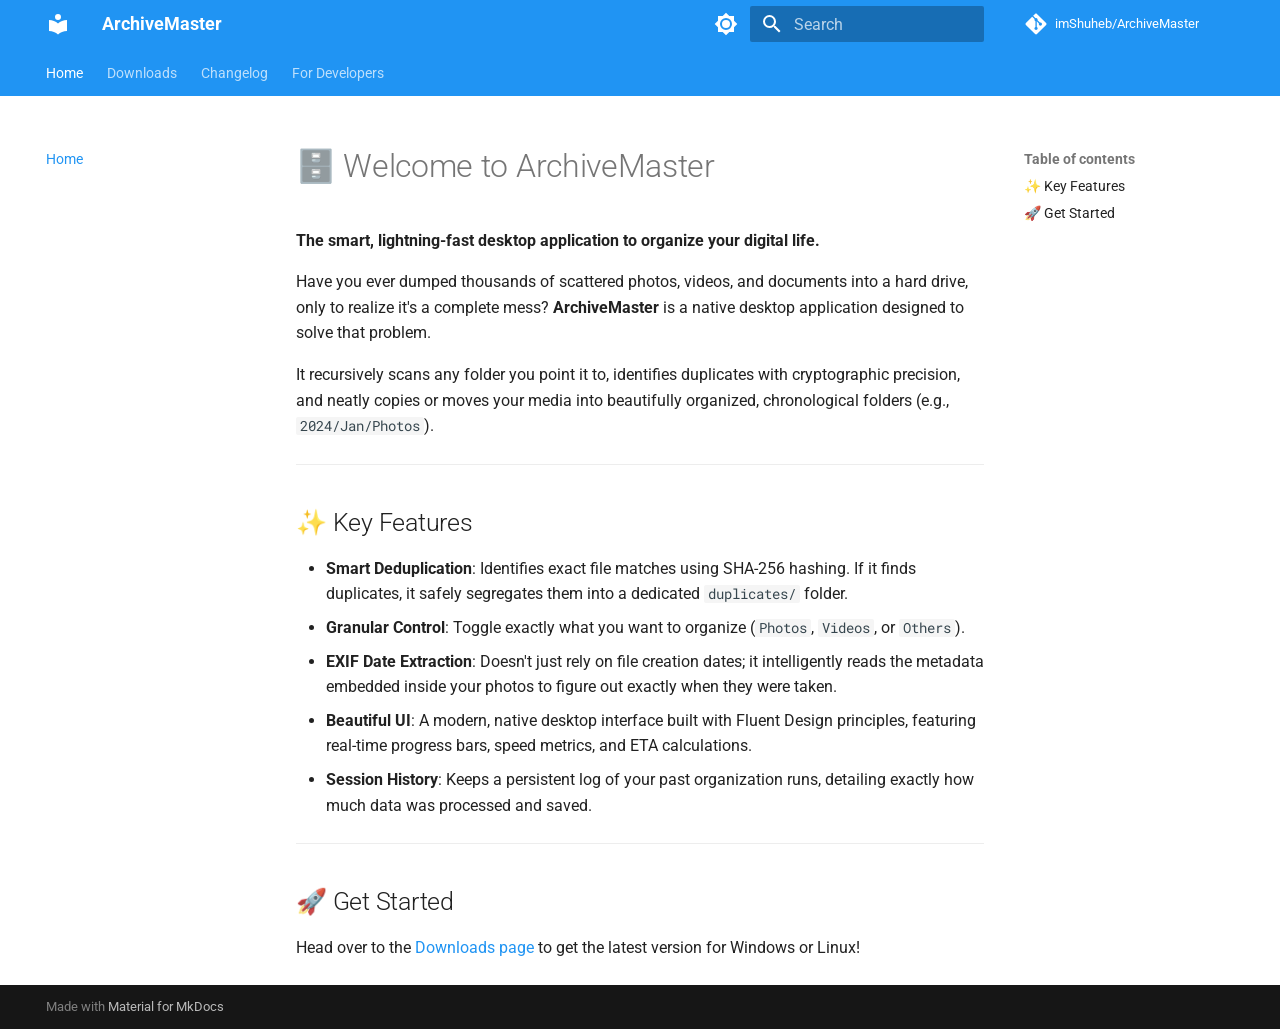
<file: index.html>
<!doctype html>
<html lang="en" class="no-js">
  <head>
    
      <meta charset="utf-8">
      <meta name="viewport" content="width=device-width,initial-scale=1">
      
        <meta name="description" content="The smart, lightning-fast desktop application to organize your digital life.">
      
      
        <meta name="author" content="imShuheb">
      
      
      
      
        <link rel="next" href="downloads/">
      
      
        
      
      
      <link rel="icon" href="assets/images/favicon.png">
      <meta name="generator" content="mkdocs-1.6.1, mkdocs-material-9.7.6">
    
    
      
        <title>ArchiveMaster</title>
      
    
    
      <link rel="stylesheet" href="assets/stylesheets/main.484c7ddc.min.css">
      
        
        <link rel="stylesheet" href="assets/stylesheets/palette.ab4e12ef.min.css">
      
      


    
    
      
    
    
      
        
        
        <link rel="preconnect" href="https://fonts.gstatic.com" crossorigin>
        <link rel="stylesheet" href="https://fonts.googleapis.com/css?family=Roboto:300,300i,400,400i,700,700i%7CRoboto+Mono:400,400i,700,700i&display=fallback">
        <style>:root{--md-text-font:"Roboto";--md-code-font:"Roboto Mono"}</style>
      
    
    
    <script>__md_scope=new URL(".",location),__md_hash=e=>[...e].reduce(((e,_)=>(e<<5)-e+_.charCodeAt(0)),0),__md_get=(e,_=localStorage,t=__md_scope)=>JSON.parse(_.getItem(t.pathname+"."+e)),__md_set=(e,_,t=localStorage,a=__md_scope)=>{try{t.setItem(a.pathname+"."+e,JSON.stringify(_))}catch(e){}}</script>
    
      

    
    
  </head>
  
  
    
    
      
    
    
    
    
    <body dir="ltr" data-md-color-scheme="default" data-md-color-primary="blue" data-md-color-accent="indigo">
  
    
    <input class="md-toggle" data-md-toggle="drawer" type="checkbox" id="__drawer" autocomplete="off">
    <input class="md-toggle" data-md-toggle="search" type="checkbox" id="__search" autocomplete="off">
    <label class="md-overlay" for="__drawer"></label>
    <div data-md-component="skip">
      
        
        <a href="#welcome-to-archivemaster" class="md-skip">
          Skip to content
        </a>
      
    </div>
    <div data-md-component="announce">
      
    </div>
    
    
      

<header class="md-header" data-md-component="header">
  <nav class="md-header__inner md-grid" aria-label="Header">
    <a href="." title="ArchiveMaster" class="md-header__button md-logo" aria-label="ArchiveMaster" data-md-component="logo">
      
  
  <svg xmlns="http://www.w3.org/2000/svg" viewBox="0 0 24 24"><path d="M12 8a3 3 0 0 0 3-3 3 3 0 0 0-3-3 3 3 0 0 0-3 3 3 3 0 0 0 3 3m0 3.54C9.64 9.35 6.5 8 3 8v11c3.5 0 6.64 1.35 9 3.54 2.36-2.19 5.5-3.54 9-3.54V8c-3.5 0-6.64 1.35-9 3.54"/></svg>

    </a>
    <label class="md-header__button md-icon" for="__drawer">
      
      <svg xmlns="http://www.w3.org/2000/svg" viewBox="0 0 24 24"><path d="M3 6h18v2H3zm0 5h18v2H3zm0 5h18v2H3z"/></svg>
    </label>
    <div class="md-header__title" data-md-component="header-title">
      <div class="md-header__ellipsis">
        <div class="md-header__topic">
          <span class="md-ellipsis">
            ArchiveMaster
          </span>
        </div>
        <div class="md-header__topic" data-md-component="header-topic">
          <span class="md-ellipsis">
            
              Home
            
          </span>
        </div>
      </div>
    </div>
    
      
        <form class="md-header__option" data-md-component="palette">
  
    
    
    
    <input class="md-option" data-md-color-media="" data-md-color-scheme="default" data-md-color-primary="blue" data-md-color-accent="indigo"  aria-label="Switch to dark mode"  type="radio" name="__palette" id="__palette_0">
    
      <label class="md-header__button md-icon" title="Switch to dark mode" for="__palette_1" hidden>
        <svg xmlns="http://www.w3.org/2000/svg" viewBox="0 0 24 24"><path d="M12 8a4 4 0 0 0-4 4 4 4 0 0 0 4 4 4 4 0 0 0 4-4 4 4 0 0 0-4-4m0 10a6 6 0 0 1-6-6 6 6 0 0 1 6-6 6 6 0 0 1 6 6 6 6 0 0 1-6 6m8-9.31V4h-4.69L12 .69 8.69 4H4v4.69L.69 12 4 15.31V20h4.69L12 23.31 15.31 20H20v-4.69L23.31 12z"/></svg>
      </label>
    
  
    
    
    
    <input class="md-option" data-md-color-media="" data-md-color-scheme="slate" data-md-color-primary="blue" data-md-color-accent="indigo"  aria-label="Switch to light mode"  type="radio" name="__palette" id="__palette_1">
    
      <label class="md-header__button md-icon" title="Switch to light mode" for="__palette_0" hidden>
        <svg xmlns="http://www.w3.org/2000/svg" viewBox="0 0 24 24"><path d="M12 18c-.89 0-1.74-.2-2.5-.55C11.56 16.5 13 14.42 13 12s-1.44-4.5-3.5-5.45C10.26 6.2 11.11 6 12 6a6 6 0 0 1 6 6 6 6 0 0 1-6 6m8-9.31V4h-4.69L12 .69 8.69 4H4v4.69L.69 12 4 15.31V20h4.69L12 23.31 15.31 20H20v-4.69L23.31 12z"/></svg>
      </label>
    
  
</form>
      
    
    
      <script>var palette=__md_get("__palette");if(palette&&palette.color){if("(prefers-color-scheme)"===palette.color.media){var media=matchMedia("(prefers-color-scheme: light)"),input=document.querySelector(media.matches?"[data-md-color-media='(prefers-color-scheme: light)']":"[data-md-color-media='(prefers-color-scheme: dark)']");palette.color.media=input.getAttribute("data-md-color-media"),palette.color.scheme=input.getAttribute("data-md-color-scheme"),palette.color.primary=input.getAttribute("data-md-color-primary"),palette.color.accent=input.getAttribute("data-md-color-accent")}for(var[key,value]of Object.entries(palette.color))document.body.setAttribute("data-md-color-"+key,value)}</script>
    
    
    
      
      
        <label class="md-header__button md-icon" for="__search">
          
          <svg xmlns="http://www.w3.org/2000/svg" viewBox="0 0 24 24"><path d="M9.5 3A6.5 6.5 0 0 1 16 9.5c0 1.61-.59 3.09-1.56 4.23l.27.27h.79l5 5-1.5 1.5-5-5v-.79l-.27-.27A6.52 6.52 0 0 1 9.5 16 6.5 6.5 0 0 1 3 9.5 6.5 6.5 0 0 1 9.5 3m0 2C7 5 5 7 5 9.5S7 14 9.5 14 14 12 14 9.5 12 5 9.5 5"/></svg>
        </label>
        <div class="md-search" data-md-component="search" role="dialog">
  <label class="md-search__overlay" for="__search"></label>
  <div class="md-search__inner" role="search">
    <form class="md-search__form" name="search">
      <input type="text" class="md-search__input" name="query" aria-label="Search" placeholder="Search" autocapitalize="off" autocorrect="off" autocomplete="off" spellcheck="false" data-md-component="search-query" required>
      <label class="md-search__icon md-icon" for="__search">
        
        <svg xmlns="http://www.w3.org/2000/svg" viewBox="0 0 24 24"><path d="M9.5 3A6.5 6.5 0 0 1 16 9.5c0 1.61-.59 3.09-1.56 4.23l.27.27h.79l5 5-1.5 1.5-5-5v-.79l-.27-.27A6.52 6.52 0 0 1 9.5 16 6.5 6.5 0 0 1 3 9.5 6.5 6.5 0 0 1 9.5 3m0 2C7 5 5 7 5 9.5S7 14 9.5 14 14 12 14 9.5 12 5 9.5 5"/></svg>
        
        <svg xmlns="http://www.w3.org/2000/svg" viewBox="0 0 24 24"><path d="M20 11v2H8l5.5 5.5-1.42 1.42L4.16 12l7.92-7.92L13.5 5.5 8 11z"/></svg>
      </label>
      <nav class="md-search__options" aria-label="Search">
        
        <button type="reset" class="md-search__icon md-icon" title="Clear" aria-label="Clear" tabindex="-1">
          
          <svg xmlns="http://www.w3.org/2000/svg" viewBox="0 0 24 24"><path d="M19 6.41 17.59 5 12 10.59 6.41 5 5 6.41 10.59 12 5 17.59 6.41 19 12 13.41 17.59 19 19 17.59 13.41 12z"/></svg>
        </button>
      </nav>
      
        <div class="md-search__suggest" data-md-component="search-suggest"></div>
      
    </form>
    <div class="md-search__output">
      <div class="md-search__scrollwrap" tabindex="0" data-md-scrollfix>
        <div class="md-search-result" data-md-component="search-result">
          <div class="md-search-result__meta">
            Initializing search
          </div>
          <ol class="md-search-result__list" role="presentation"></ol>
        </div>
      </div>
    </div>
  </div>
</div>
      
    
    
      <div class="md-header__source">
        <a href="https://github.com/imShuheb/ArchiveMaster" title="Go to repository" class="md-source" data-md-component="source">
  <div class="md-source__icon md-icon">
    
    <svg xmlns="http://www.w3.org/2000/svg" viewBox="0 0 448 512"><!--! Font Awesome Free 7.1.0 by @fontawesome - https://fontawesome.com License - https://fontawesome.com/license/free (Icons: CC BY 4.0, Fonts: SIL OFL 1.1, Code: MIT License) Copyright 2025 Fonticons, Inc.--><path d="M439.6 236.1 244 40.5c-5.4-5.5-12.8-8.5-20.4-8.5s-15 3-20.4 8.4L162.5 81l51.5 51.5c27.1-9.1 52.7 16.8 43.4 43.7l49.7 49.7c34.2-11.8 61.2 31 35.5 56.7-26.5 26.5-70.2-2.9-56-37.3L240.3 199v121.9c25.3 12.5 22.3 41.8 9.1 55-6.4 6.4-15.2 10.1-24.3 10.1s-17.8-3.6-24.3-10.1c-17.6-17.6-11.1-46.9 11.2-56v-123c-20.8-8.5-24.6-30.7-18.6-45L142.6 101 8.5 235.1C3 240.6 0 247.9 0 255.5s3 15 8.5 20.4l195.6 195.7c5.4 5.4 12.7 8.4 20.4 8.4s15-3 20.4-8.4l194.7-194.7c5.4-5.4 8.4-12.8 8.4-20.4s-3-15-8.4-20.4"/></svg>
  </div>
  <div class="md-source__repository">
    imShuheb/ArchiveMaster
  </div>
</a>
      </div>
    
  </nav>
  
</header>
    
    <div class="md-container" data-md-component="container">
      
      
        
          
            
<nav class="md-tabs" aria-label="Tabs" data-md-component="tabs">
  <div class="md-grid">
    <ul class="md-tabs__list">
      
        
  
  
  
    
  
  
    <li class="md-tabs__item md-tabs__item--active">
      <a href="." class="md-tabs__link">
        
  
  
    
  
  Home

      </a>
    </li>
  

      
        
  
  
  
  
    <li class="md-tabs__item">
      <a href="downloads/" class="md-tabs__link">
        
  
  
    
  
  Downloads

      </a>
    </li>
  

      
        
  
  
  
  
    <li class="md-tabs__item">
      <a href="changelog/" class="md-tabs__link">
        
  
  
    
  
  Changelog

      </a>
    </li>
  

      
        
  
  
  
  
    <li class="md-tabs__item">
      <a href="building/" class="md-tabs__link">
        
  
  
    
  
  For Developers

      </a>
    </li>
  

      
    </ul>
  </div>
</nav>
          
        
      
      <main class="md-main" data-md-component="main">
        <div class="md-main__inner md-grid">
          
            
              
              <div class="md-sidebar md-sidebar--primary" data-md-component="sidebar" data-md-type="navigation" >
                <div class="md-sidebar__scrollwrap">
                  <div class="md-sidebar__inner">
                    


  


<nav class="md-nav md-nav--primary md-nav--lifted" aria-label="Navigation" data-md-level="0">
  <label class="md-nav__title" for="__drawer">
    <a href="." title="ArchiveMaster" class="md-nav__button md-logo" aria-label="ArchiveMaster" data-md-component="logo">
      
  
  <svg xmlns="http://www.w3.org/2000/svg" viewBox="0 0 24 24"><path d="M12 8a3 3 0 0 0 3-3 3 3 0 0 0-3-3 3 3 0 0 0-3 3 3 3 0 0 0 3 3m0 3.54C9.64 9.35 6.5 8 3 8v11c3.5 0 6.64 1.35 9 3.54 2.36-2.19 5.5-3.54 9-3.54V8c-3.5 0-6.64 1.35-9 3.54"/></svg>

    </a>
    ArchiveMaster
  </label>
  
    <div class="md-nav__source">
      <a href="https://github.com/imShuheb/ArchiveMaster" title="Go to repository" class="md-source" data-md-component="source">
  <div class="md-source__icon md-icon">
    
    <svg xmlns="http://www.w3.org/2000/svg" viewBox="0 0 448 512"><!--! Font Awesome Free 7.1.0 by @fontawesome - https://fontawesome.com License - https://fontawesome.com/license/free (Icons: CC BY 4.0, Fonts: SIL OFL 1.1, Code: MIT License) Copyright 2025 Fonticons, Inc.--><path d="M439.6 236.1 244 40.5c-5.4-5.5-12.8-8.5-20.4-8.5s-15 3-20.4 8.4L162.5 81l51.5 51.5c27.1-9.1 52.7 16.8 43.4 43.7l49.7 49.7c34.2-11.8 61.2 31 35.5 56.7-26.5 26.5-70.2-2.9-56-37.3L240.3 199v121.9c25.3 12.5 22.3 41.8 9.1 55-6.4 6.4-15.2 10.1-24.3 10.1s-17.8-3.6-24.3-10.1c-17.6-17.6-11.1-46.9 11.2-56v-123c-20.8-8.5-24.6-30.7-18.6-45L142.6 101 8.5 235.1C3 240.6 0 247.9 0 255.5s3 15 8.5 20.4l195.6 195.7c5.4 5.4 12.7 8.4 20.4 8.4s15-3 20.4-8.4l194.7-194.7c5.4-5.4 8.4-12.8 8.4-20.4s-3-15-8.4-20.4"/></svg>
  </div>
  <div class="md-source__repository">
    imShuheb/ArchiveMaster
  </div>
</a>
    </div>
  
  <ul class="md-nav__list" data-md-scrollfix>
    
      
      
  
  
    
  
  
  
    <li class="md-nav__item md-nav__item--active">
      
      <input class="md-nav__toggle md-toggle" type="checkbox" id="__toc">
      
      
        
      
      
        <label class="md-nav__link md-nav__link--active" for="__toc">
          
  
  
  <span class="md-ellipsis">
    
  
    Home
  

    
  </span>
  
  

          <span class="md-nav__icon md-icon"></span>
        </label>
      
      <a href="." class="md-nav__link md-nav__link--active">
        
  
  
  <span class="md-ellipsis">
    
  
    Home
  

    
  </span>
  
  

      </a>
      
        

<nav class="md-nav md-nav--secondary" aria-label="Table of contents">
  
  
  
    
  
  
    <label class="md-nav__title" for="__toc">
      <span class="md-nav__icon md-icon"></span>
      Table of contents
    </label>
    <ul class="md-nav__list" data-md-component="toc" data-md-scrollfix>
      
        <li class="md-nav__item">
  <a href="#key-features" class="md-nav__link">
    <span class="md-ellipsis">
      
        ✨ Key Features
      
    </span>
  </a>
  
</li>
      
        <li class="md-nav__item">
  <a href="#get-started" class="md-nav__link">
    <span class="md-ellipsis">
      
        🚀 Get Started
      
    </span>
  </a>
  
</li>
      
    </ul>
  
</nav>
      
    </li>
  

    
      
      
  
  
  
  
    <li class="md-nav__item">
      <a href="downloads/" class="md-nav__link">
        
  
  
  <span class="md-ellipsis">
    
  
    Downloads
  

    
  </span>
  
  

      </a>
    </li>
  

    
      
      
  
  
  
  
    <li class="md-nav__item">
      <a href="changelog/" class="md-nav__link">
        
  
  
  <span class="md-ellipsis">
    
  
    Changelog
  

    
  </span>
  
  

      </a>
    </li>
  

    
      
      
  
  
  
  
    <li class="md-nav__item">
      <a href="building/" class="md-nav__link">
        
  
  
  <span class="md-ellipsis">
    
  
    For Developers
  

    
  </span>
  
  

      </a>
    </li>
  

    
  </ul>
</nav>
                  </div>
                </div>
              </div>
            
            
              
              <div class="md-sidebar md-sidebar--secondary" data-md-component="sidebar" data-md-type="toc" >
                <div class="md-sidebar__scrollwrap">
                  <div class="md-sidebar__inner">
                    

<nav class="md-nav md-nav--secondary" aria-label="Table of contents">
  
  
  
    
  
  
    <label class="md-nav__title" for="__toc">
      <span class="md-nav__icon md-icon"></span>
      Table of contents
    </label>
    <ul class="md-nav__list" data-md-component="toc" data-md-scrollfix>
      
        <li class="md-nav__item">
  <a href="#key-features" class="md-nav__link">
    <span class="md-ellipsis">
      
        ✨ Key Features
      
    </span>
  </a>
  
</li>
      
        <li class="md-nav__item">
  <a href="#get-started" class="md-nav__link">
    <span class="md-ellipsis">
      
        🚀 Get Started
      
    </span>
  </a>
  
</li>
      
    </ul>
  
</nav>
                  </div>
                </div>
              </div>
            
          
          
            <div class="md-content" data-md-component="content">
              
              <article class="md-content__inner md-typeset">
                
                  


  
  


<h1 id="welcome-to-archivemaster">🗄️ Welcome to ArchiveMaster</h1>
<p><strong>The smart, lightning-fast desktop application to organize your digital life.</strong></p>
<p>Have you ever dumped thousands of scattered photos, videos, and documents into a hard drive, only to realize it's a complete mess? <strong>ArchiveMaster</strong> is a native desktop application designed to solve that problem.</p>
<p>It recursively scans any folder you point it to, identifies duplicates with cryptographic precision, and neatly copies or moves your media into beautifully organized, chronological folders (e.g., <code>2024/Jan/Photos</code>).</p>
<hr />
<h2 id="key-features">✨ Key Features</h2>
<ul>
<li><strong>Smart Deduplication</strong>: Identifies exact file matches using SHA-256 hashing. If it finds duplicates, it safely segregates them into a dedicated <code>duplicates/</code> folder.</li>
<li><strong>Granular Control</strong>: Toggle exactly what you want to organize (<code>Photos</code>, <code>Videos</code>, or <code>Others</code>).</li>
<li><strong>EXIF Date Extraction</strong>: Doesn't just rely on file creation dates; it intelligently reads the metadata embedded inside your photos to figure out exactly when they were taken.</li>
<li><strong>Beautiful UI</strong>: A modern, native desktop interface built with Fluent Design principles, featuring real-time progress bars, speed metrics, and ETA calculations.</li>
<li><strong>Session History</strong>: Keeps a persistent log of your past organization runs, detailing exactly how much data was processed and saved.</li>
</ul>
<hr />
<h2 id="get-started">🚀 Get Started</h2>
<p>Head over to the <a href="downloads/">Downloads page</a> to get the latest version for Windows or Linux!</p>












                
              </article>
            </div>
          
          
<script>var target=document.getElementById(location.hash.slice(1));target&&target.name&&(target.checked=target.name.startsWith("__tabbed_"))</script>
        </div>
        
      </main>
      
        <footer class="md-footer">
  
  <div class="md-footer-meta md-typeset">
    <div class="md-footer-meta__inner md-grid">
      <div class="md-copyright">
  
  
    Made with
    <a href="https://squidfunk.github.io/mkdocs-material/" target="_blank" rel="noopener">
      Material for MkDocs
    </a>
  
</div>
      
    </div>
  </div>
</footer>
      
    </div>
    <div class="md-dialog" data-md-component="dialog">
      <div class="md-dialog__inner md-typeset"></div>
    </div>
    
    
    
      
      
      <script id="__config" type="application/json">{"annotate": null, "base": ".", "features": ["navigation.tabs", "navigation.sections", "search.suggest", "search.highlight"], "search": "assets/javascripts/workers/search.2c215733.min.js", "tags": null, "translations": {"clipboard.copied": "Copied to clipboard", "clipboard.copy": "Copy to clipboard", "search.result.more.one": "1 more on this page", "search.result.more.other": "# more on this page", "search.result.none": "No matching documents", "search.result.one": "1 matching document", "search.result.other": "# matching documents", "search.result.placeholder": "Type to start searching", "search.result.term.missing": "Missing", "select.version": "Select version"}, "version": null}</script>
    
    
      <script src="assets/javascripts/bundle.79ae519e.min.js"></script>
      
    
  </body>
</html>
</file>
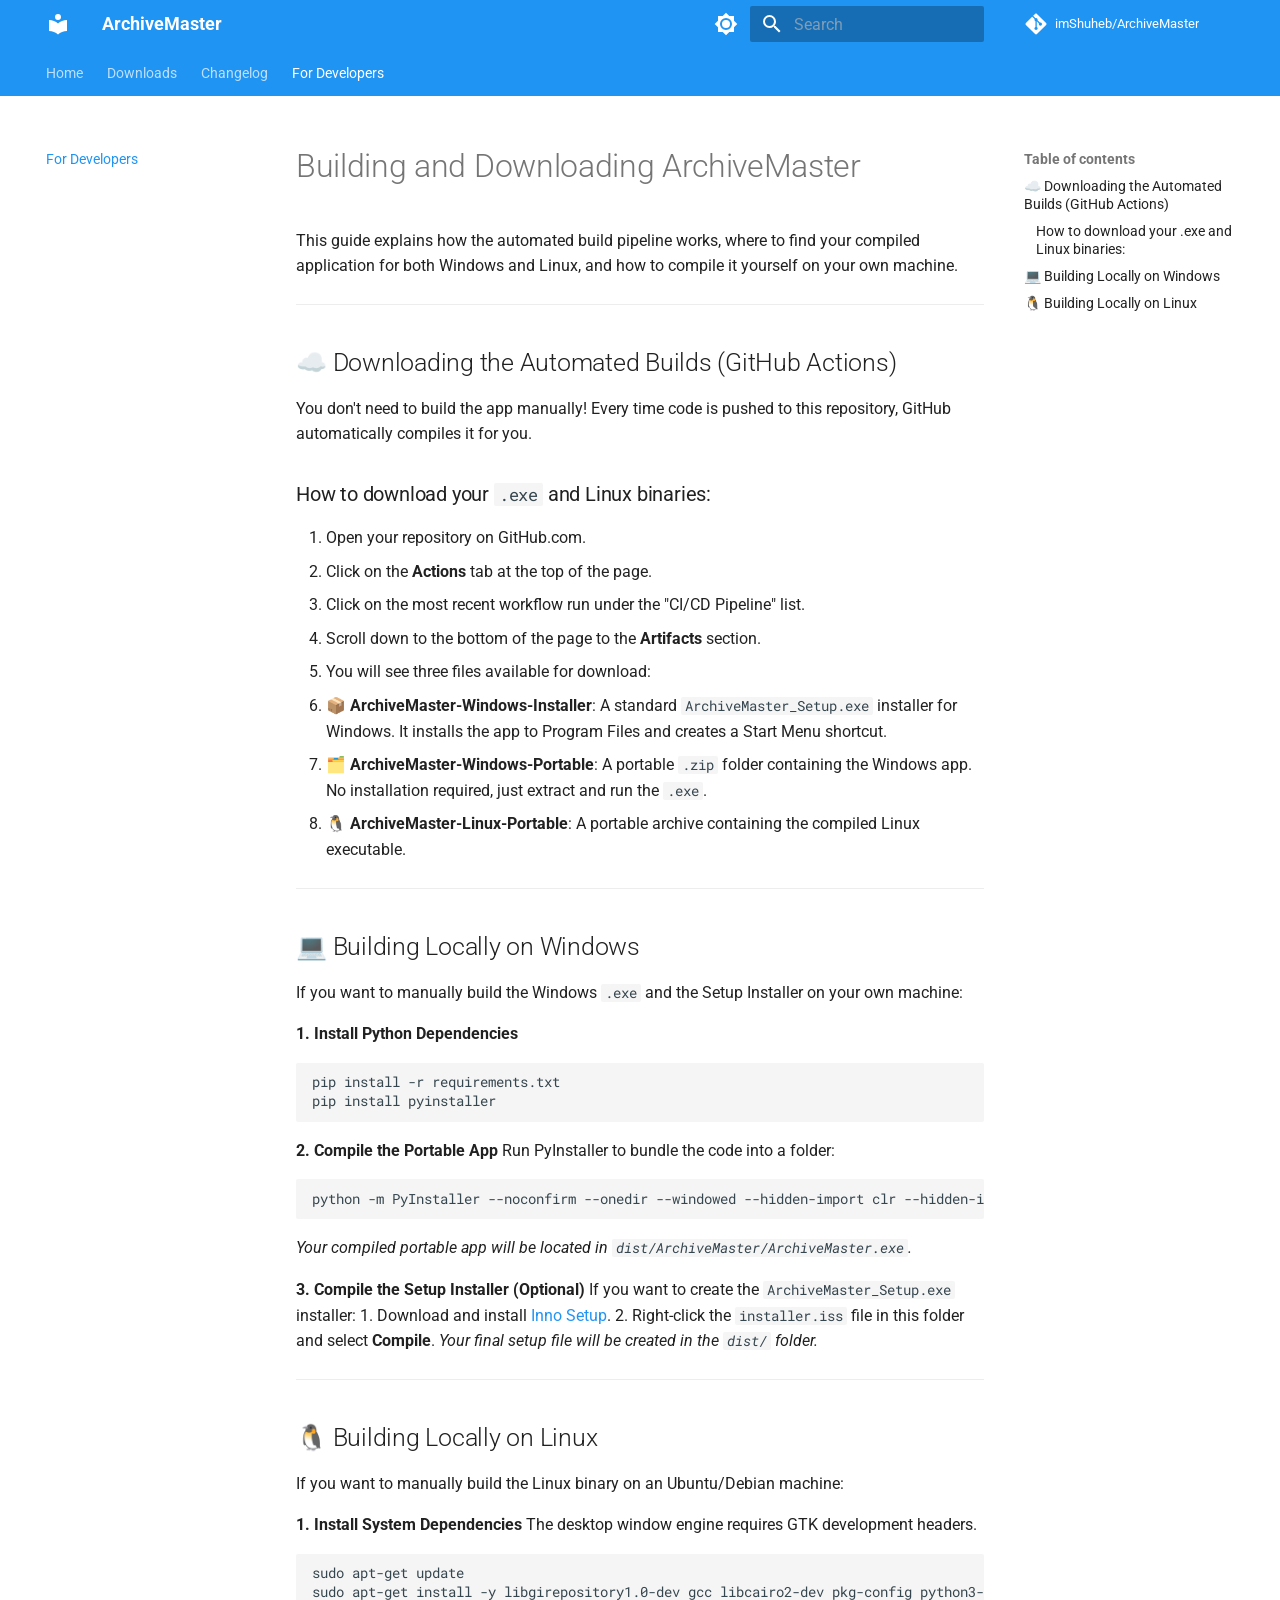
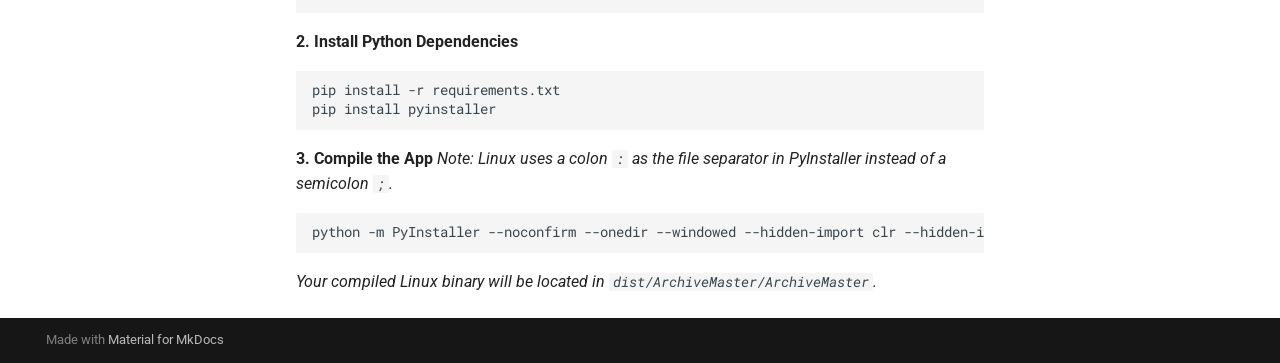
<file: building/index.html>
<!doctype html>
<html lang="en" class="no-js">
  <head>
    
      <meta charset="utf-8">
      <meta name="viewport" content="width=device-width,initial-scale=1">
      
        <meta name="description" content="The smart, lightning-fast desktop application to organize your digital life.">
      
      
        <meta name="author" content="imShuheb">
      
      
      
        <link rel="prev" href="../changelog/">
      
      
      
        
      
      
      <link rel="icon" href="../assets/images/favicon.png">
      <meta name="generator" content="mkdocs-1.6.1, mkdocs-material-9.7.6">
    
    
      
        <title>For Developers - ArchiveMaster</title>
      
    
    
      <link rel="stylesheet" href="../assets/stylesheets/main.484c7ddc.min.css">
      
        
        <link rel="stylesheet" href="../assets/stylesheets/palette.ab4e12ef.min.css">
      
      


    
    
      
    
    
      
        
        
        <link rel="preconnect" href="https://fonts.gstatic.com" crossorigin>
        <link rel="stylesheet" href="https://fonts.googleapis.com/css?family=Roboto:300,300i,400,400i,700,700i%7CRoboto+Mono:400,400i,700,700i&display=fallback">
        <style>:root{--md-text-font:"Roboto";--md-code-font:"Roboto Mono"}</style>
      
    
    
    <script>__md_scope=new URL("..",location),__md_hash=e=>[...e].reduce(((e,_)=>(e<<5)-e+_.charCodeAt(0)),0),__md_get=(e,_=localStorage,t=__md_scope)=>JSON.parse(_.getItem(t.pathname+"."+e)),__md_set=(e,_,t=localStorage,a=__md_scope)=>{try{t.setItem(a.pathname+"."+e,JSON.stringify(_))}catch(e){}}</script>
    
      

    
    
  </head>
  
  
    
    
      
    
    
    
    
    <body dir="ltr" data-md-color-scheme="default" data-md-color-primary="blue" data-md-color-accent="indigo">
  
    
    <input class="md-toggle" data-md-toggle="drawer" type="checkbox" id="__drawer" autocomplete="off">
    <input class="md-toggle" data-md-toggle="search" type="checkbox" id="__search" autocomplete="off">
    <label class="md-overlay" for="__drawer"></label>
    <div data-md-component="skip">
      
        
        <a href="#building-and-downloading-archivemaster" class="md-skip">
          Skip to content
        </a>
      
    </div>
    <div data-md-component="announce">
      
    </div>
    
    
      

<header class="md-header" data-md-component="header">
  <nav class="md-header__inner md-grid" aria-label="Header">
    <a href=".." title="ArchiveMaster" class="md-header__button md-logo" aria-label="ArchiveMaster" data-md-component="logo">
      
  
  <svg xmlns="http://www.w3.org/2000/svg" viewBox="0 0 24 24"><path d="M12 8a3 3 0 0 0 3-3 3 3 0 0 0-3-3 3 3 0 0 0-3 3 3 3 0 0 0 3 3m0 3.54C9.64 9.35 6.5 8 3 8v11c3.5 0 6.64 1.35 9 3.54 2.36-2.19 5.5-3.54 9-3.54V8c-3.5 0-6.64 1.35-9 3.54"/></svg>

    </a>
    <label class="md-header__button md-icon" for="__drawer">
      
      <svg xmlns="http://www.w3.org/2000/svg" viewBox="0 0 24 24"><path d="M3 6h18v2H3zm0 5h18v2H3zm0 5h18v2H3z"/></svg>
    </label>
    <div class="md-header__title" data-md-component="header-title">
      <div class="md-header__ellipsis">
        <div class="md-header__topic">
          <span class="md-ellipsis">
            ArchiveMaster
          </span>
        </div>
        <div class="md-header__topic" data-md-component="header-topic">
          <span class="md-ellipsis">
            
              For Developers
            
          </span>
        </div>
      </div>
    </div>
    
      
        <form class="md-header__option" data-md-component="palette">
  
    
    
    
    <input class="md-option" data-md-color-media="" data-md-color-scheme="default" data-md-color-primary="blue" data-md-color-accent="indigo"  aria-label="Switch to dark mode"  type="radio" name="__palette" id="__palette_0">
    
      <label class="md-header__button md-icon" title="Switch to dark mode" for="__palette_1" hidden>
        <svg xmlns="http://www.w3.org/2000/svg" viewBox="0 0 24 24"><path d="M12 8a4 4 0 0 0-4 4 4 4 0 0 0 4 4 4 4 0 0 0 4-4 4 4 0 0 0-4-4m0 10a6 6 0 0 1-6-6 6 6 0 0 1 6-6 6 6 0 0 1 6 6 6 6 0 0 1-6 6m8-9.31V4h-4.69L12 .69 8.69 4H4v4.69L.69 12 4 15.31V20h4.69L12 23.31 15.31 20H20v-4.69L23.31 12z"/></svg>
      </label>
    
  
    
    
    
    <input class="md-option" data-md-color-media="" data-md-color-scheme="slate" data-md-color-primary="blue" data-md-color-accent="indigo"  aria-label="Switch to light mode"  type="radio" name="__palette" id="__palette_1">
    
      <label class="md-header__button md-icon" title="Switch to light mode" for="__palette_0" hidden>
        <svg xmlns="http://www.w3.org/2000/svg" viewBox="0 0 24 24"><path d="M12 18c-.89 0-1.74-.2-2.5-.55C11.56 16.5 13 14.42 13 12s-1.44-4.5-3.5-5.45C10.26 6.2 11.11 6 12 6a6 6 0 0 1 6 6 6 6 0 0 1-6 6m8-9.31V4h-4.69L12 .69 8.69 4H4v4.69L.69 12 4 15.31V20h4.69L12 23.31 15.31 20H20v-4.69L23.31 12z"/></svg>
      </label>
    
  
</form>
      
    
    
      <script>var palette=__md_get("__palette");if(palette&&palette.color){if("(prefers-color-scheme)"===palette.color.media){var media=matchMedia("(prefers-color-scheme: light)"),input=document.querySelector(media.matches?"[data-md-color-media='(prefers-color-scheme: light)']":"[data-md-color-media='(prefers-color-scheme: dark)']");palette.color.media=input.getAttribute("data-md-color-media"),palette.color.scheme=input.getAttribute("data-md-color-scheme"),palette.color.primary=input.getAttribute("data-md-color-primary"),palette.color.accent=input.getAttribute("data-md-color-accent")}for(var[key,value]of Object.entries(palette.color))document.body.setAttribute("data-md-color-"+key,value)}</script>
    
    
    
      
      
        <label class="md-header__button md-icon" for="__search">
          
          <svg xmlns="http://www.w3.org/2000/svg" viewBox="0 0 24 24"><path d="M9.5 3A6.5 6.5 0 0 1 16 9.5c0 1.61-.59 3.09-1.56 4.23l.27.27h.79l5 5-1.5 1.5-5-5v-.79l-.27-.27A6.52 6.52 0 0 1 9.5 16 6.5 6.5 0 0 1 3 9.5 6.5 6.5 0 0 1 9.5 3m0 2C7 5 5 7 5 9.5S7 14 9.5 14 14 12 14 9.5 12 5 9.5 5"/></svg>
        </label>
        <div class="md-search" data-md-component="search" role="dialog">
  <label class="md-search__overlay" for="__search"></label>
  <div class="md-search__inner" role="search">
    <form class="md-search__form" name="search">
      <input type="text" class="md-search__input" name="query" aria-label="Search" placeholder="Search" autocapitalize="off" autocorrect="off" autocomplete="off" spellcheck="false" data-md-component="search-query" required>
      <label class="md-search__icon md-icon" for="__search">
        
        <svg xmlns="http://www.w3.org/2000/svg" viewBox="0 0 24 24"><path d="M9.5 3A6.5 6.5 0 0 1 16 9.5c0 1.61-.59 3.09-1.56 4.23l.27.27h.79l5 5-1.5 1.5-5-5v-.79l-.27-.27A6.52 6.52 0 0 1 9.5 16 6.5 6.5 0 0 1 3 9.5 6.5 6.5 0 0 1 9.5 3m0 2C7 5 5 7 5 9.5S7 14 9.5 14 14 12 14 9.5 12 5 9.5 5"/></svg>
        
        <svg xmlns="http://www.w3.org/2000/svg" viewBox="0 0 24 24"><path d="M20 11v2H8l5.5 5.5-1.42 1.42L4.16 12l7.92-7.92L13.5 5.5 8 11z"/></svg>
      </label>
      <nav class="md-search__options" aria-label="Search">
        
        <button type="reset" class="md-search__icon md-icon" title="Clear" aria-label="Clear" tabindex="-1">
          
          <svg xmlns="http://www.w3.org/2000/svg" viewBox="0 0 24 24"><path d="M19 6.41 17.59 5 12 10.59 6.41 5 5 6.41 10.59 12 5 17.59 6.41 19 12 13.41 17.59 19 19 17.59 13.41 12z"/></svg>
        </button>
      </nav>
      
        <div class="md-search__suggest" data-md-component="search-suggest"></div>
      
    </form>
    <div class="md-search__output">
      <div class="md-search__scrollwrap" tabindex="0" data-md-scrollfix>
        <div class="md-search-result" data-md-component="search-result">
          <div class="md-search-result__meta">
            Initializing search
          </div>
          <ol class="md-search-result__list" role="presentation"></ol>
        </div>
      </div>
    </div>
  </div>
</div>
      
    
    
      <div class="md-header__source">
        <a href="https://github.com/imShuheb/ArchiveMaster" title="Go to repository" class="md-source" data-md-component="source">
  <div class="md-source__icon md-icon">
    
    <svg xmlns="http://www.w3.org/2000/svg" viewBox="0 0 448 512"><!--! Font Awesome Free 7.1.0 by @fontawesome - https://fontawesome.com License - https://fontawesome.com/license/free (Icons: CC BY 4.0, Fonts: SIL OFL 1.1, Code: MIT License) Copyright 2025 Fonticons, Inc.--><path d="M439.6 236.1 244 40.5c-5.4-5.5-12.8-8.5-20.4-8.5s-15 3-20.4 8.4L162.5 81l51.5 51.5c27.1-9.1 52.7 16.8 43.4 43.7l49.7 49.7c34.2-11.8 61.2 31 35.5 56.7-26.5 26.5-70.2-2.9-56-37.3L240.3 199v121.9c25.3 12.5 22.3 41.8 9.1 55-6.4 6.4-15.2 10.1-24.3 10.1s-17.8-3.6-24.3-10.1c-17.6-17.6-11.1-46.9 11.2-56v-123c-20.8-8.5-24.6-30.7-18.6-45L142.6 101 8.5 235.1C3 240.6 0 247.9 0 255.5s3 15 8.5 20.4l195.6 195.7c5.4 5.4 12.7 8.4 20.4 8.4s15-3 20.4-8.4l194.7-194.7c5.4-5.4 8.4-12.8 8.4-20.4s-3-15-8.4-20.4"/></svg>
  </div>
  <div class="md-source__repository">
    imShuheb/ArchiveMaster
  </div>
</a>
      </div>
    
  </nav>
  
</header>
    
    <div class="md-container" data-md-component="container">
      
      
        
          
            
<nav class="md-tabs" aria-label="Tabs" data-md-component="tabs">
  <div class="md-grid">
    <ul class="md-tabs__list">
      
        
  
  
  
  
    <li class="md-tabs__item">
      <a href=".." class="md-tabs__link">
        
  
  
    
  
  Home

      </a>
    </li>
  

      
        
  
  
  
  
    <li class="md-tabs__item">
      <a href="../downloads/" class="md-tabs__link">
        
  
  
    
  
  Downloads

      </a>
    </li>
  

      
        
  
  
  
  
    <li class="md-tabs__item">
      <a href="../changelog/" class="md-tabs__link">
        
  
  
    
  
  Changelog

      </a>
    </li>
  

      
        
  
  
  
    
  
  
    <li class="md-tabs__item md-tabs__item--active">
      <a href="./" class="md-tabs__link">
        
  
  
    
  
  For Developers

      </a>
    </li>
  

      
    </ul>
  </div>
</nav>
          
        
      
      <main class="md-main" data-md-component="main">
        <div class="md-main__inner md-grid">
          
            
              
              <div class="md-sidebar md-sidebar--primary" data-md-component="sidebar" data-md-type="navigation" >
                <div class="md-sidebar__scrollwrap">
                  <div class="md-sidebar__inner">
                    


  


<nav class="md-nav md-nav--primary md-nav--lifted" aria-label="Navigation" data-md-level="0">
  <label class="md-nav__title" for="__drawer">
    <a href=".." title="ArchiveMaster" class="md-nav__button md-logo" aria-label="ArchiveMaster" data-md-component="logo">
      
  
  <svg xmlns="http://www.w3.org/2000/svg" viewBox="0 0 24 24"><path d="M12 8a3 3 0 0 0 3-3 3 3 0 0 0-3-3 3 3 0 0 0-3 3 3 3 0 0 0 3 3m0 3.54C9.64 9.35 6.5 8 3 8v11c3.5 0 6.64 1.35 9 3.54 2.36-2.19 5.5-3.54 9-3.54V8c-3.5 0-6.64 1.35-9 3.54"/></svg>

    </a>
    ArchiveMaster
  </label>
  
    <div class="md-nav__source">
      <a href="https://github.com/imShuheb/ArchiveMaster" title="Go to repository" class="md-source" data-md-component="source">
  <div class="md-source__icon md-icon">
    
    <svg xmlns="http://www.w3.org/2000/svg" viewBox="0 0 448 512"><!--! Font Awesome Free 7.1.0 by @fontawesome - https://fontawesome.com License - https://fontawesome.com/license/free (Icons: CC BY 4.0, Fonts: SIL OFL 1.1, Code: MIT License) Copyright 2025 Fonticons, Inc.--><path d="M439.6 236.1 244 40.5c-5.4-5.5-12.8-8.5-20.4-8.5s-15 3-20.4 8.4L162.5 81l51.5 51.5c27.1-9.1 52.7 16.8 43.4 43.7l49.7 49.7c34.2-11.8 61.2 31 35.5 56.7-26.5 26.5-70.2-2.9-56-37.3L240.3 199v121.9c25.3 12.5 22.3 41.8 9.1 55-6.4 6.4-15.2 10.1-24.3 10.1s-17.8-3.6-24.3-10.1c-17.6-17.6-11.1-46.9 11.2-56v-123c-20.8-8.5-24.6-30.7-18.6-45L142.6 101 8.5 235.1C3 240.6 0 247.9 0 255.5s3 15 8.5 20.4l195.6 195.7c5.4 5.4 12.7 8.4 20.4 8.4s15-3 20.4-8.4l194.7-194.7c5.4-5.4 8.4-12.8 8.4-20.4s-3-15-8.4-20.4"/></svg>
  </div>
  <div class="md-source__repository">
    imShuheb/ArchiveMaster
  </div>
</a>
    </div>
  
  <ul class="md-nav__list" data-md-scrollfix>
    
      
      
  
  
  
  
    <li class="md-nav__item">
      <a href=".." class="md-nav__link">
        
  
  
  <span class="md-ellipsis">
    
  
    Home
  

    
  </span>
  
  

      </a>
    </li>
  

    
      
      
  
  
  
  
    <li class="md-nav__item">
      <a href="../downloads/" class="md-nav__link">
        
  
  
  <span class="md-ellipsis">
    
  
    Downloads
  

    
  </span>
  
  

      </a>
    </li>
  

    
      
      
  
  
  
  
    <li class="md-nav__item">
      <a href="../changelog/" class="md-nav__link">
        
  
  
  <span class="md-ellipsis">
    
  
    Changelog
  

    
  </span>
  
  

      </a>
    </li>
  

    
      
      
  
  
    
  
  
  
    <li class="md-nav__item md-nav__item--active">
      
      <input class="md-nav__toggle md-toggle" type="checkbox" id="__toc">
      
      
        
      
      
        <label class="md-nav__link md-nav__link--active" for="__toc">
          
  
  
  <span class="md-ellipsis">
    
  
    For Developers
  

    
  </span>
  
  

          <span class="md-nav__icon md-icon"></span>
        </label>
      
      <a href="./" class="md-nav__link md-nav__link--active">
        
  
  
  <span class="md-ellipsis">
    
  
    For Developers
  

    
  </span>
  
  

      </a>
      
        

<nav class="md-nav md-nav--secondary" aria-label="Table of contents">
  
  
  
    
  
  
    <label class="md-nav__title" for="__toc">
      <span class="md-nav__icon md-icon"></span>
      Table of contents
    </label>
    <ul class="md-nav__list" data-md-component="toc" data-md-scrollfix>
      
        <li class="md-nav__item">
  <a href="#downloading-the-automated-builds-github-actions" class="md-nav__link">
    <span class="md-ellipsis">
      
        ☁️ Downloading the Automated Builds (GitHub Actions)
      
    </span>
  </a>
  
    <nav class="md-nav" aria-label="☁️ Downloading the Automated Builds (GitHub Actions)">
      <ul class="md-nav__list">
        
          <li class="md-nav__item">
  <a href="#how-to-download-your-exe-and-linux-binaries" class="md-nav__link">
    <span class="md-ellipsis">
      
        How to download your .exe and Linux binaries:
      
    </span>
  </a>
  
</li>
        
      </ul>
    </nav>
  
</li>
      
        <li class="md-nav__item">
  <a href="#building-locally-on-windows" class="md-nav__link">
    <span class="md-ellipsis">
      
        💻 Building Locally on Windows
      
    </span>
  </a>
  
</li>
      
        <li class="md-nav__item">
  <a href="#building-locally-on-linux" class="md-nav__link">
    <span class="md-ellipsis">
      
        🐧 Building Locally on Linux
      
    </span>
  </a>
  
</li>
      
    </ul>
  
</nav>
      
    </li>
  

    
  </ul>
</nav>
                  </div>
                </div>
              </div>
            
            
              
              <div class="md-sidebar md-sidebar--secondary" data-md-component="sidebar" data-md-type="toc" >
                <div class="md-sidebar__scrollwrap">
                  <div class="md-sidebar__inner">
                    

<nav class="md-nav md-nav--secondary" aria-label="Table of contents">
  
  
  
    
  
  
    <label class="md-nav__title" for="__toc">
      <span class="md-nav__icon md-icon"></span>
      Table of contents
    </label>
    <ul class="md-nav__list" data-md-component="toc" data-md-scrollfix>
      
        <li class="md-nav__item">
  <a href="#downloading-the-automated-builds-github-actions" class="md-nav__link">
    <span class="md-ellipsis">
      
        ☁️ Downloading the Automated Builds (GitHub Actions)
      
    </span>
  </a>
  
    <nav class="md-nav" aria-label="☁️ Downloading the Automated Builds (GitHub Actions)">
      <ul class="md-nav__list">
        
          <li class="md-nav__item">
  <a href="#how-to-download-your-exe-and-linux-binaries" class="md-nav__link">
    <span class="md-ellipsis">
      
        How to download your .exe and Linux binaries:
      
    </span>
  </a>
  
</li>
        
      </ul>
    </nav>
  
</li>
      
        <li class="md-nav__item">
  <a href="#building-locally-on-windows" class="md-nav__link">
    <span class="md-ellipsis">
      
        💻 Building Locally on Windows
      
    </span>
  </a>
  
</li>
      
        <li class="md-nav__item">
  <a href="#building-locally-on-linux" class="md-nav__link">
    <span class="md-ellipsis">
      
        🐧 Building Locally on Linux
      
    </span>
  </a>
  
</li>
      
    </ul>
  
</nav>
                  </div>
                </div>
              </div>
            
          
          
            <div class="md-content" data-md-component="content">
              
              <article class="md-content__inner md-typeset">
                
                  


  
  


<h1 id="building-and-downloading-archivemaster">Building and Downloading ArchiveMaster</h1>
<p>This guide explains how the automated build pipeline works, where to find your compiled application for both Windows and Linux, and how to compile it yourself on your own machine.</p>
<hr />
<h2 id="downloading-the-automated-builds-github-actions">☁️ Downloading the Automated Builds (GitHub Actions)</h2>
<p>You don't need to build the app manually! Every time code is pushed to this repository, GitHub automatically compiles it for you. </p>
<h3 id="how-to-download-your-exe-and-linux-binaries">How to download your <code>.exe</code> and Linux binaries:</h3>
<ol>
<li>Open your repository on GitHub.com.</li>
<li>Click on the <strong>Actions</strong> tab at the top of the page.</li>
<li>Click on the most recent workflow run under the "CI/CD Pipeline" list.</li>
<li>Scroll down to the bottom of the page to the <strong>Artifacts</strong> section.</li>
<li>You will see three files available for download:</li>
<li>📦 <strong>ArchiveMaster-Windows-Installer</strong>: A standard <code>ArchiveMaster_Setup.exe</code> installer for Windows. It installs the app to Program Files and creates a Start Menu shortcut.</li>
<li>🗂️ <strong>ArchiveMaster-Windows-Portable</strong>: A portable <code>.zip</code> folder containing the Windows app. No installation required, just extract and run the <code>.exe</code>.</li>
<li>🐧 <strong>ArchiveMaster-Linux-Portable</strong>: A portable archive containing the compiled Linux executable.</li>
</ol>
<hr />
<h2 id="building-locally-on-windows">💻 Building Locally on Windows</h2>
<p>If you want to manually build the Windows <code>.exe</code> and the Setup Installer on your own machine:</p>
<p><strong>1. Install Python Dependencies</strong>
<div class="language-bash highlight"><pre><span></span><code><span id="__span-0-1"><a id="__codelineno-0-1" name="__codelineno-0-1" href="#__codelineno-0-1"></a>pip<span class="w"> </span>install<span class="w"> </span>-r<span class="w"> </span>requirements.txt
</span><span id="__span-0-2"><a id="__codelineno-0-2" name="__codelineno-0-2" href="#__codelineno-0-2"></a>pip<span class="w"> </span>install<span class="w"> </span>pyinstaller
</span></code></pre></div></p>
<p><strong>2. Compile the Portable App</strong>
Run PyInstaller to bundle the code into a folder:
<div class="language-bash highlight"><pre><span></span><code><span id="__span-1-1"><a id="__codelineno-1-1" name="__codelineno-1-1" href="#__codelineno-1-1"></a>python<span class="w"> </span>-m<span class="w"> </span>PyInstaller<span class="w"> </span>--noconfirm<span class="w"> </span>--onedir<span class="w"> </span>--windowed<span class="w"> </span>--hidden-import<span class="w"> </span>clr<span class="w"> </span>--hidden-import<span class="w"> </span>win32timezone<span class="w"> </span>--hidden-import<span class="w"> </span>PIL<span class="w"> </span>--hidden-import<span class="w"> </span>PIL.ExifTags<span class="w"> </span>--add-data<span class="w"> </span><span class="s2">&quot;gui;gui/&quot;</span><span class="w"> </span>--name<span class="w"> </span><span class="s2">&quot;ArchiveMaster&quot;</span><span class="w"> </span>app.py
</span></code></pre></div>
<em>Your compiled portable app will be located in <code>dist/ArchiveMaster/ArchiveMaster.exe</code>.</em></p>
<p><strong>3. Compile the Setup Installer (Optional)</strong>
If you want to create the <code>ArchiveMaster_Setup.exe</code> installer:
1. Download and install <a href="https://jrsoftware.org/isinfo.php">Inno Setup</a>.
2. Right-click the <code>installer.iss</code> file in this folder and select <strong>Compile</strong>.
<em>Your final setup file will be created in the <code>dist/</code> folder.</em></p>
<hr />
<h2 id="building-locally-on-linux">🐧 Building Locally on Linux</h2>
<p>If you want to manually build the Linux binary on an Ubuntu/Debian machine:</p>
<p><strong>1. Install System Dependencies</strong>
The desktop window engine requires GTK development headers.
<div class="language-bash highlight"><pre><span></span><code><span id="__span-2-1"><a id="__codelineno-2-1" name="__codelineno-2-1" href="#__codelineno-2-1"></a>sudo<span class="w"> </span>apt-get<span class="w"> </span>update
</span><span id="__span-2-2"><a id="__codelineno-2-2" name="__codelineno-2-2" href="#__codelineno-2-2"></a>sudo<span class="w"> </span>apt-get<span class="w"> </span>install<span class="w"> </span>-y<span class="w"> </span>libgirepository1.0-dev<span class="w"> </span>gcc<span class="w"> </span>libcairo2-dev<span class="w"> </span>pkg-config<span class="w"> </span>python3-dev<span class="w"> </span>gir1.2-gtk-3.0
</span></code></pre></div></p>
<p><strong>2. Install Python Dependencies</strong>
<div class="language-bash highlight"><pre><span></span><code><span id="__span-3-1"><a id="__codelineno-3-1" name="__codelineno-3-1" href="#__codelineno-3-1"></a>pip<span class="w"> </span>install<span class="w"> </span>-r<span class="w"> </span>requirements.txt
</span><span id="__span-3-2"><a id="__codelineno-3-2" name="__codelineno-3-2" href="#__codelineno-3-2"></a>pip<span class="w"> </span>install<span class="w"> </span>pyinstaller
</span></code></pre></div></p>
<p><strong>3. Compile the App</strong>
<em>Note: Linux uses a colon <code>:</code> as the file separator in PyInstaller instead of a semicolon <code>;</code>.</em>
<div class="language-bash highlight"><pre><span></span><code><span id="__span-4-1"><a id="__codelineno-4-1" name="__codelineno-4-1" href="#__codelineno-4-1"></a>python<span class="w"> </span>-m<span class="w"> </span>PyInstaller<span class="w"> </span>--noconfirm<span class="w"> </span>--onedir<span class="w"> </span>--windowed<span class="w"> </span>--hidden-import<span class="w"> </span>clr<span class="w"> </span>--hidden-import<span class="w"> </span>win32timezone<span class="w"> </span>--hidden-import<span class="w"> </span>PIL<span class="w"> </span>--hidden-import<span class="w"> </span>PIL.ExifTags<span class="w"> </span>--add-data<span class="w"> </span><span class="s2">&quot;gui:gui/&quot;</span><span class="w"> </span>--name<span class="w"> </span><span class="s2">&quot;ArchiveMaster&quot;</span><span class="w"> </span>app.py
</span></code></pre></div>
<em>Your compiled Linux binary will be located in <code>dist/ArchiveMaster/ArchiveMaster</code>.</em></p>












                
              </article>
            </div>
          
          
<script>var target=document.getElementById(location.hash.slice(1));target&&target.name&&(target.checked=target.name.startsWith("__tabbed_"))</script>
        </div>
        
      </main>
      
        <footer class="md-footer">
  
  <div class="md-footer-meta md-typeset">
    <div class="md-footer-meta__inner md-grid">
      <div class="md-copyright">
  
  
    Made with
    <a href="https://squidfunk.github.io/mkdocs-material/" target="_blank" rel="noopener">
      Material for MkDocs
    </a>
  
</div>
      
    </div>
  </div>
</footer>
      
    </div>
    <div class="md-dialog" data-md-component="dialog">
      <div class="md-dialog__inner md-typeset"></div>
    </div>
    
    
    
      
      
      <script id="__config" type="application/json">{"annotate": null, "base": "..", "features": ["navigation.tabs", "navigation.sections", "search.suggest", "search.highlight"], "search": "../assets/javascripts/workers/search.2c215733.min.js", "tags": null, "translations": {"clipboard.copied": "Copied to clipboard", "clipboard.copy": "Copy to clipboard", "search.result.more.one": "1 more on this page", "search.result.more.other": "# more on this page", "search.result.none": "No matching documents", "search.result.one": "1 matching document", "search.result.other": "# matching documents", "search.result.placeholder": "Type to start searching", "search.result.term.missing": "Missing", "select.version": "Select version"}, "version": null}</script>
    
    
      <script src="../assets/javascripts/bundle.79ae519e.min.js"></script>
      
    
  </body>
</html>
</file>
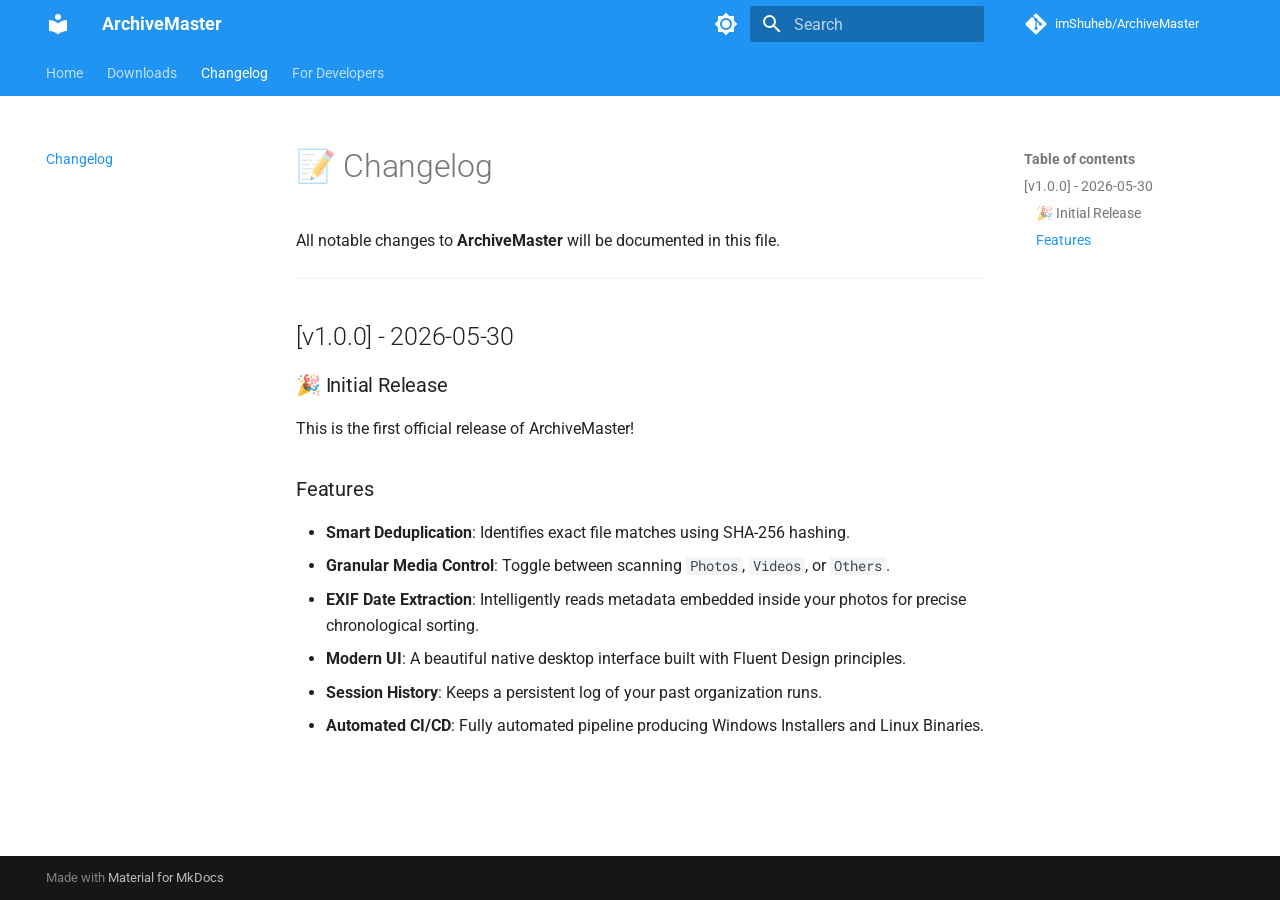
<file: changelog/index.html>
<!doctype html>
<html lang="en" class="no-js">
  <head>
    
      <meta charset="utf-8">
      <meta name="viewport" content="width=device-width,initial-scale=1">
      
        <meta name="description" content="The smart, lightning-fast desktop application to organize your digital life.">
      
      
        <meta name="author" content="imShuheb">
      
      
      
        <link rel="prev" href="../downloads/">
      
      
        <link rel="next" href="../building/">
      
      
        
      
      
      <link rel="icon" href="../assets/images/favicon.png">
      <meta name="generator" content="mkdocs-1.6.1, mkdocs-material-9.7.6">
    
    
      
        <title>Changelog - ArchiveMaster</title>
      
    
    
      <link rel="stylesheet" href="../assets/stylesheets/main.484c7ddc.min.css">
      
        
        <link rel="stylesheet" href="../assets/stylesheets/palette.ab4e12ef.min.css">
      
      


    
    
      
    
    
      
        
        
        <link rel="preconnect" href="https://fonts.gstatic.com" crossorigin>
        <link rel="stylesheet" href="https://fonts.googleapis.com/css?family=Roboto:300,300i,400,400i,700,700i%7CRoboto+Mono:400,400i,700,700i&display=fallback">
        <style>:root{--md-text-font:"Roboto";--md-code-font:"Roboto Mono"}</style>
      
    
    
    <script>__md_scope=new URL("..",location),__md_hash=e=>[...e].reduce(((e,_)=>(e<<5)-e+_.charCodeAt(0)),0),__md_get=(e,_=localStorage,t=__md_scope)=>JSON.parse(_.getItem(t.pathname+"."+e)),__md_set=(e,_,t=localStorage,a=__md_scope)=>{try{t.setItem(a.pathname+"."+e,JSON.stringify(_))}catch(e){}}</script>
    
      

    
    
  </head>
  
  
    
    
      
    
    
    
    
    <body dir="ltr" data-md-color-scheme="default" data-md-color-primary="blue" data-md-color-accent="indigo">
  
    
    <input class="md-toggle" data-md-toggle="drawer" type="checkbox" id="__drawer" autocomplete="off">
    <input class="md-toggle" data-md-toggle="search" type="checkbox" id="__search" autocomplete="off">
    <label class="md-overlay" for="__drawer"></label>
    <div data-md-component="skip">
      
        
        <a href="#changelog" class="md-skip">
          Skip to content
        </a>
      
    </div>
    <div data-md-component="announce">
      
    </div>
    
    
      

<header class="md-header" data-md-component="header">
  <nav class="md-header__inner md-grid" aria-label="Header">
    <a href=".." title="ArchiveMaster" class="md-header__button md-logo" aria-label="ArchiveMaster" data-md-component="logo">
      
  
  <svg xmlns="http://www.w3.org/2000/svg" viewBox="0 0 24 24"><path d="M12 8a3 3 0 0 0 3-3 3 3 0 0 0-3-3 3 3 0 0 0-3 3 3 3 0 0 0 3 3m0 3.54C9.64 9.35 6.5 8 3 8v11c3.5 0 6.64 1.35 9 3.54 2.36-2.19 5.5-3.54 9-3.54V8c-3.5 0-6.64 1.35-9 3.54"/></svg>

    </a>
    <label class="md-header__button md-icon" for="__drawer">
      
      <svg xmlns="http://www.w3.org/2000/svg" viewBox="0 0 24 24"><path d="M3 6h18v2H3zm0 5h18v2H3zm0 5h18v2H3z"/></svg>
    </label>
    <div class="md-header__title" data-md-component="header-title">
      <div class="md-header__ellipsis">
        <div class="md-header__topic">
          <span class="md-ellipsis">
            ArchiveMaster
          </span>
        </div>
        <div class="md-header__topic" data-md-component="header-topic">
          <span class="md-ellipsis">
            
              Changelog
            
          </span>
        </div>
      </div>
    </div>
    
      
        <form class="md-header__option" data-md-component="palette">
  
    
    
    
    <input class="md-option" data-md-color-media="" data-md-color-scheme="default" data-md-color-primary="blue" data-md-color-accent="indigo"  aria-label="Switch to dark mode"  type="radio" name="__palette" id="__palette_0">
    
      <label class="md-header__button md-icon" title="Switch to dark mode" for="__palette_1" hidden>
        <svg xmlns="http://www.w3.org/2000/svg" viewBox="0 0 24 24"><path d="M12 8a4 4 0 0 0-4 4 4 4 0 0 0 4 4 4 4 0 0 0 4-4 4 4 0 0 0-4-4m0 10a6 6 0 0 1-6-6 6 6 0 0 1 6-6 6 6 0 0 1 6 6 6 6 0 0 1-6 6m8-9.31V4h-4.69L12 .69 8.69 4H4v4.69L.69 12 4 15.31V20h4.69L12 23.31 15.31 20H20v-4.69L23.31 12z"/></svg>
      </label>
    
  
    
    
    
    <input class="md-option" data-md-color-media="" data-md-color-scheme="slate" data-md-color-primary="blue" data-md-color-accent="indigo"  aria-label="Switch to light mode"  type="radio" name="__palette" id="__palette_1">
    
      <label class="md-header__button md-icon" title="Switch to light mode" for="__palette_0" hidden>
        <svg xmlns="http://www.w3.org/2000/svg" viewBox="0 0 24 24"><path d="M12 18c-.89 0-1.74-.2-2.5-.55C11.56 16.5 13 14.42 13 12s-1.44-4.5-3.5-5.45C10.26 6.2 11.11 6 12 6a6 6 0 0 1 6 6 6 6 0 0 1-6 6m8-9.31V4h-4.69L12 .69 8.69 4H4v4.69L.69 12 4 15.31V20h4.69L12 23.31 15.31 20H20v-4.69L23.31 12z"/></svg>
      </label>
    
  
</form>
      
    
    
      <script>var palette=__md_get("__palette");if(palette&&palette.color){if("(prefers-color-scheme)"===palette.color.media){var media=matchMedia("(prefers-color-scheme: light)"),input=document.querySelector(media.matches?"[data-md-color-media='(prefers-color-scheme: light)']":"[data-md-color-media='(prefers-color-scheme: dark)']");palette.color.media=input.getAttribute("data-md-color-media"),palette.color.scheme=input.getAttribute("data-md-color-scheme"),palette.color.primary=input.getAttribute("data-md-color-primary"),palette.color.accent=input.getAttribute("data-md-color-accent")}for(var[key,value]of Object.entries(palette.color))document.body.setAttribute("data-md-color-"+key,value)}</script>
    
    
    
      
      
        <label class="md-header__button md-icon" for="__search">
          
          <svg xmlns="http://www.w3.org/2000/svg" viewBox="0 0 24 24"><path d="M9.5 3A6.5 6.5 0 0 1 16 9.5c0 1.61-.59 3.09-1.56 4.23l.27.27h.79l5 5-1.5 1.5-5-5v-.79l-.27-.27A6.52 6.52 0 0 1 9.5 16 6.5 6.5 0 0 1 3 9.5 6.5 6.5 0 0 1 9.5 3m0 2C7 5 5 7 5 9.5S7 14 9.5 14 14 12 14 9.5 12 5 9.5 5"/></svg>
        </label>
        <div class="md-search" data-md-component="search" role="dialog">
  <label class="md-search__overlay" for="__search"></label>
  <div class="md-search__inner" role="search">
    <form class="md-search__form" name="search">
      <input type="text" class="md-search__input" name="query" aria-label="Search" placeholder="Search" autocapitalize="off" autocorrect="off" autocomplete="off" spellcheck="false" data-md-component="search-query" required>
      <label class="md-search__icon md-icon" for="__search">
        
        <svg xmlns="http://www.w3.org/2000/svg" viewBox="0 0 24 24"><path d="M9.5 3A6.5 6.5 0 0 1 16 9.5c0 1.61-.59 3.09-1.56 4.23l.27.27h.79l5 5-1.5 1.5-5-5v-.79l-.27-.27A6.52 6.52 0 0 1 9.5 16 6.5 6.5 0 0 1 3 9.5 6.5 6.5 0 0 1 9.5 3m0 2C7 5 5 7 5 9.5S7 14 9.5 14 14 12 14 9.5 12 5 9.5 5"/></svg>
        
        <svg xmlns="http://www.w3.org/2000/svg" viewBox="0 0 24 24"><path d="M20 11v2H8l5.5 5.5-1.42 1.42L4.16 12l7.92-7.92L13.5 5.5 8 11z"/></svg>
      </label>
      <nav class="md-search__options" aria-label="Search">
        
        <button type="reset" class="md-search__icon md-icon" title="Clear" aria-label="Clear" tabindex="-1">
          
          <svg xmlns="http://www.w3.org/2000/svg" viewBox="0 0 24 24"><path d="M19 6.41 17.59 5 12 10.59 6.41 5 5 6.41 10.59 12 5 17.59 6.41 19 12 13.41 17.59 19 19 17.59 13.41 12z"/></svg>
        </button>
      </nav>
      
        <div class="md-search__suggest" data-md-component="search-suggest"></div>
      
    </form>
    <div class="md-search__output">
      <div class="md-search__scrollwrap" tabindex="0" data-md-scrollfix>
        <div class="md-search-result" data-md-component="search-result">
          <div class="md-search-result__meta">
            Initializing search
          </div>
          <ol class="md-search-result__list" role="presentation"></ol>
        </div>
      </div>
    </div>
  </div>
</div>
      
    
    
      <div class="md-header__source">
        <a href="https://github.com/imShuheb/ArchiveMaster" title="Go to repository" class="md-source" data-md-component="source">
  <div class="md-source__icon md-icon">
    
    <svg xmlns="http://www.w3.org/2000/svg" viewBox="0 0 448 512"><!--! Font Awesome Free 7.1.0 by @fontawesome - https://fontawesome.com License - https://fontawesome.com/license/free (Icons: CC BY 4.0, Fonts: SIL OFL 1.1, Code: MIT License) Copyright 2025 Fonticons, Inc.--><path d="M439.6 236.1 244 40.5c-5.4-5.5-12.8-8.5-20.4-8.5s-15 3-20.4 8.4L162.5 81l51.5 51.5c27.1-9.1 52.7 16.8 43.4 43.7l49.7 49.7c34.2-11.8 61.2 31 35.5 56.7-26.5 26.5-70.2-2.9-56-37.3L240.3 199v121.9c25.3 12.5 22.3 41.8 9.1 55-6.4 6.4-15.2 10.1-24.3 10.1s-17.8-3.6-24.3-10.1c-17.6-17.6-11.1-46.9 11.2-56v-123c-20.8-8.5-24.6-30.7-18.6-45L142.6 101 8.5 235.1C3 240.6 0 247.9 0 255.5s3 15 8.5 20.4l195.6 195.7c5.4 5.4 12.7 8.4 20.4 8.4s15-3 20.4-8.4l194.7-194.7c5.4-5.4 8.4-12.8 8.4-20.4s-3-15-8.4-20.4"/></svg>
  </div>
  <div class="md-source__repository">
    imShuheb/ArchiveMaster
  </div>
</a>
      </div>
    
  </nav>
  
</header>
    
    <div class="md-container" data-md-component="container">
      
      
        
          
            
<nav class="md-tabs" aria-label="Tabs" data-md-component="tabs">
  <div class="md-grid">
    <ul class="md-tabs__list">
      
        
  
  
  
  
    <li class="md-tabs__item">
      <a href=".." class="md-tabs__link">
        
  
  
    
  
  Home

      </a>
    </li>
  

      
        
  
  
  
  
    <li class="md-tabs__item">
      <a href="../downloads/" class="md-tabs__link">
        
  
  
    
  
  Downloads

      </a>
    </li>
  

      
        
  
  
  
    
  
  
    <li class="md-tabs__item md-tabs__item--active">
      <a href="./" class="md-tabs__link">
        
  
  
    
  
  Changelog

      </a>
    </li>
  

      
        
  
  
  
  
    <li class="md-tabs__item">
      <a href="../building/" class="md-tabs__link">
        
  
  
    
  
  For Developers

      </a>
    </li>
  

      
    </ul>
  </div>
</nav>
          
        
      
      <main class="md-main" data-md-component="main">
        <div class="md-main__inner md-grid">
          
            
              
              <div class="md-sidebar md-sidebar--primary" data-md-component="sidebar" data-md-type="navigation" >
                <div class="md-sidebar__scrollwrap">
                  <div class="md-sidebar__inner">
                    


  


<nav class="md-nav md-nav--primary md-nav--lifted" aria-label="Navigation" data-md-level="0">
  <label class="md-nav__title" for="__drawer">
    <a href=".." title="ArchiveMaster" class="md-nav__button md-logo" aria-label="ArchiveMaster" data-md-component="logo">
      
  
  <svg xmlns="http://www.w3.org/2000/svg" viewBox="0 0 24 24"><path d="M12 8a3 3 0 0 0 3-3 3 3 0 0 0-3-3 3 3 0 0 0-3 3 3 3 0 0 0 3 3m0 3.54C9.64 9.35 6.5 8 3 8v11c3.5 0 6.64 1.35 9 3.54 2.36-2.19 5.5-3.54 9-3.54V8c-3.5 0-6.64 1.35-9 3.54"/></svg>

    </a>
    ArchiveMaster
  </label>
  
    <div class="md-nav__source">
      <a href="https://github.com/imShuheb/ArchiveMaster" title="Go to repository" class="md-source" data-md-component="source">
  <div class="md-source__icon md-icon">
    
    <svg xmlns="http://www.w3.org/2000/svg" viewBox="0 0 448 512"><!--! Font Awesome Free 7.1.0 by @fontawesome - https://fontawesome.com License - https://fontawesome.com/license/free (Icons: CC BY 4.0, Fonts: SIL OFL 1.1, Code: MIT License) Copyright 2025 Fonticons, Inc.--><path d="M439.6 236.1 244 40.5c-5.4-5.5-12.8-8.5-20.4-8.5s-15 3-20.4 8.4L162.5 81l51.5 51.5c27.1-9.1 52.7 16.8 43.4 43.7l49.7 49.7c34.2-11.8 61.2 31 35.5 56.7-26.5 26.5-70.2-2.9-56-37.3L240.3 199v121.9c25.3 12.5 22.3 41.8 9.1 55-6.4 6.4-15.2 10.1-24.3 10.1s-17.8-3.6-24.3-10.1c-17.6-17.6-11.1-46.9 11.2-56v-123c-20.8-8.5-24.6-30.7-18.6-45L142.6 101 8.5 235.1C3 240.6 0 247.9 0 255.5s3 15 8.5 20.4l195.6 195.7c5.4 5.4 12.7 8.4 20.4 8.4s15-3 20.4-8.4l194.7-194.7c5.4-5.4 8.4-12.8 8.4-20.4s-3-15-8.4-20.4"/></svg>
  </div>
  <div class="md-source__repository">
    imShuheb/ArchiveMaster
  </div>
</a>
    </div>
  
  <ul class="md-nav__list" data-md-scrollfix>
    
      
      
  
  
  
  
    <li class="md-nav__item">
      <a href=".." class="md-nav__link">
        
  
  
  <span class="md-ellipsis">
    
  
    Home
  

    
  </span>
  
  

      </a>
    </li>
  

    
      
      
  
  
  
  
    <li class="md-nav__item">
      <a href="../downloads/" class="md-nav__link">
        
  
  
  <span class="md-ellipsis">
    
  
    Downloads
  

    
  </span>
  
  

      </a>
    </li>
  

    
      
      
  
  
    
  
  
  
    <li class="md-nav__item md-nav__item--active">
      
      <input class="md-nav__toggle md-toggle" type="checkbox" id="__toc">
      
      
        
      
      
        <label class="md-nav__link md-nav__link--active" for="__toc">
          
  
  
  <span class="md-ellipsis">
    
  
    Changelog
  

    
  </span>
  
  

          <span class="md-nav__icon md-icon"></span>
        </label>
      
      <a href="./" class="md-nav__link md-nav__link--active">
        
  
  
  <span class="md-ellipsis">
    
  
    Changelog
  

    
  </span>
  
  

      </a>
      
        

<nav class="md-nav md-nav--secondary" aria-label="Table of contents">
  
  
  
    
  
  
    <label class="md-nav__title" for="__toc">
      <span class="md-nav__icon md-icon"></span>
      Table of contents
    </label>
    <ul class="md-nav__list" data-md-component="toc" data-md-scrollfix>
      
        <li class="md-nav__item">
  <a href="#v100-2026-05-30" class="md-nav__link">
    <span class="md-ellipsis">
      
        [v1.0.0] - 2026-05-30
      
    </span>
  </a>
  
    <nav class="md-nav" aria-label="[v1.0.0] - 2026-05-30">
      <ul class="md-nav__list">
        
          <li class="md-nav__item">
  <a href="#initial-release" class="md-nav__link">
    <span class="md-ellipsis">
      
        🎉 Initial Release
      
    </span>
  </a>
  
</li>
        
          <li class="md-nav__item">
  <a href="#features" class="md-nav__link">
    <span class="md-ellipsis">
      
        Features
      
    </span>
  </a>
  
</li>
        
      </ul>
    </nav>
  
</li>
      
    </ul>
  
</nav>
      
    </li>
  

    
      
      
  
  
  
  
    <li class="md-nav__item">
      <a href="../building/" class="md-nav__link">
        
  
  
  <span class="md-ellipsis">
    
  
    For Developers
  

    
  </span>
  
  

      </a>
    </li>
  

    
  </ul>
</nav>
                  </div>
                </div>
              </div>
            
            
              
              <div class="md-sidebar md-sidebar--secondary" data-md-component="sidebar" data-md-type="toc" >
                <div class="md-sidebar__scrollwrap">
                  <div class="md-sidebar__inner">
                    

<nav class="md-nav md-nav--secondary" aria-label="Table of contents">
  
  
  
    
  
  
    <label class="md-nav__title" for="__toc">
      <span class="md-nav__icon md-icon"></span>
      Table of contents
    </label>
    <ul class="md-nav__list" data-md-component="toc" data-md-scrollfix>
      
        <li class="md-nav__item">
  <a href="#v100-2026-05-30" class="md-nav__link">
    <span class="md-ellipsis">
      
        [v1.0.0] - 2026-05-30
      
    </span>
  </a>
  
    <nav class="md-nav" aria-label="[v1.0.0] - 2026-05-30">
      <ul class="md-nav__list">
        
          <li class="md-nav__item">
  <a href="#initial-release" class="md-nav__link">
    <span class="md-ellipsis">
      
        🎉 Initial Release
      
    </span>
  </a>
  
</li>
        
          <li class="md-nav__item">
  <a href="#features" class="md-nav__link">
    <span class="md-ellipsis">
      
        Features
      
    </span>
  </a>
  
</li>
        
      </ul>
    </nav>
  
</li>
      
    </ul>
  
</nav>
                  </div>
                </div>
              </div>
            
          
          
            <div class="md-content" data-md-component="content">
              
              <article class="md-content__inner md-typeset">
                
                  


  
  


<h1 id="changelog">📝 Changelog</h1>
<p>All notable changes to <strong>ArchiveMaster</strong> will be documented in this file.</p>
<hr />
<h2 id="v100-2026-05-30">[v1.0.0] - 2026-05-30</h2>
<h3 id="initial-release">🎉 Initial Release</h3>
<p>This is the first official release of ArchiveMaster!</p>
<h3 id="features">Features</h3>
<ul>
<li><strong>Smart Deduplication</strong>: Identifies exact file matches using SHA-256 hashing.</li>
<li><strong>Granular Media Control</strong>: Toggle between scanning <code>Photos</code>, <code>Videos</code>, or <code>Others</code>.</li>
<li><strong>EXIF Date Extraction</strong>: Intelligently reads metadata embedded inside your photos for precise chronological sorting.</li>
<li><strong>Modern UI</strong>: A beautiful native desktop interface built with Fluent Design principles.</li>
<li><strong>Session History</strong>: Keeps a persistent log of your past organization runs.</li>
<li><strong>Automated CI/CD</strong>: Fully automated pipeline producing Windows Installers and Linux Binaries.</li>
</ul>












                
              </article>
            </div>
          
          
<script>var target=document.getElementById(location.hash.slice(1));target&&target.name&&(target.checked=target.name.startsWith("__tabbed_"))</script>
        </div>
        
      </main>
      
        <footer class="md-footer">
  
  <div class="md-footer-meta md-typeset">
    <div class="md-footer-meta__inner md-grid">
      <div class="md-copyright">
  
  
    Made with
    <a href="https://squidfunk.github.io/mkdocs-material/" target="_blank" rel="noopener">
      Material for MkDocs
    </a>
  
</div>
      
    </div>
  </div>
</footer>
      
    </div>
    <div class="md-dialog" data-md-component="dialog">
      <div class="md-dialog__inner md-typeset"></div>
    </div>
    
    
    
      
      
      <script id="__config" type="application/json">{"annotate": null, "base": "..", "features": ["navigation.tabs", "navigation.sections", "search.suggest", "search.highlight"], "search": "../assets/javascripts/workers/search.2c215733.min.js", "tags": null, "translations": {"clipboard.copied": "Copied to clipboard", "clipboard.copy": "Copy to clipboard", "search.result.more.one": "1 more on this page", "search.result.more.other": "# more on this page", "search.result.none": "No matching documents", "search.result.one": "1 matching document", "search.result.other": "# matching documents", "search.result.placeholder": "Type to start searching", "search.result.term.missing": "Missing", "select.version": "Select version"}, "version": null}</script>
    
    
      <script src="../assets/javascripts/bundle.79ae519e.min.js"></script>
      
    
  </body>
</html>
</file>
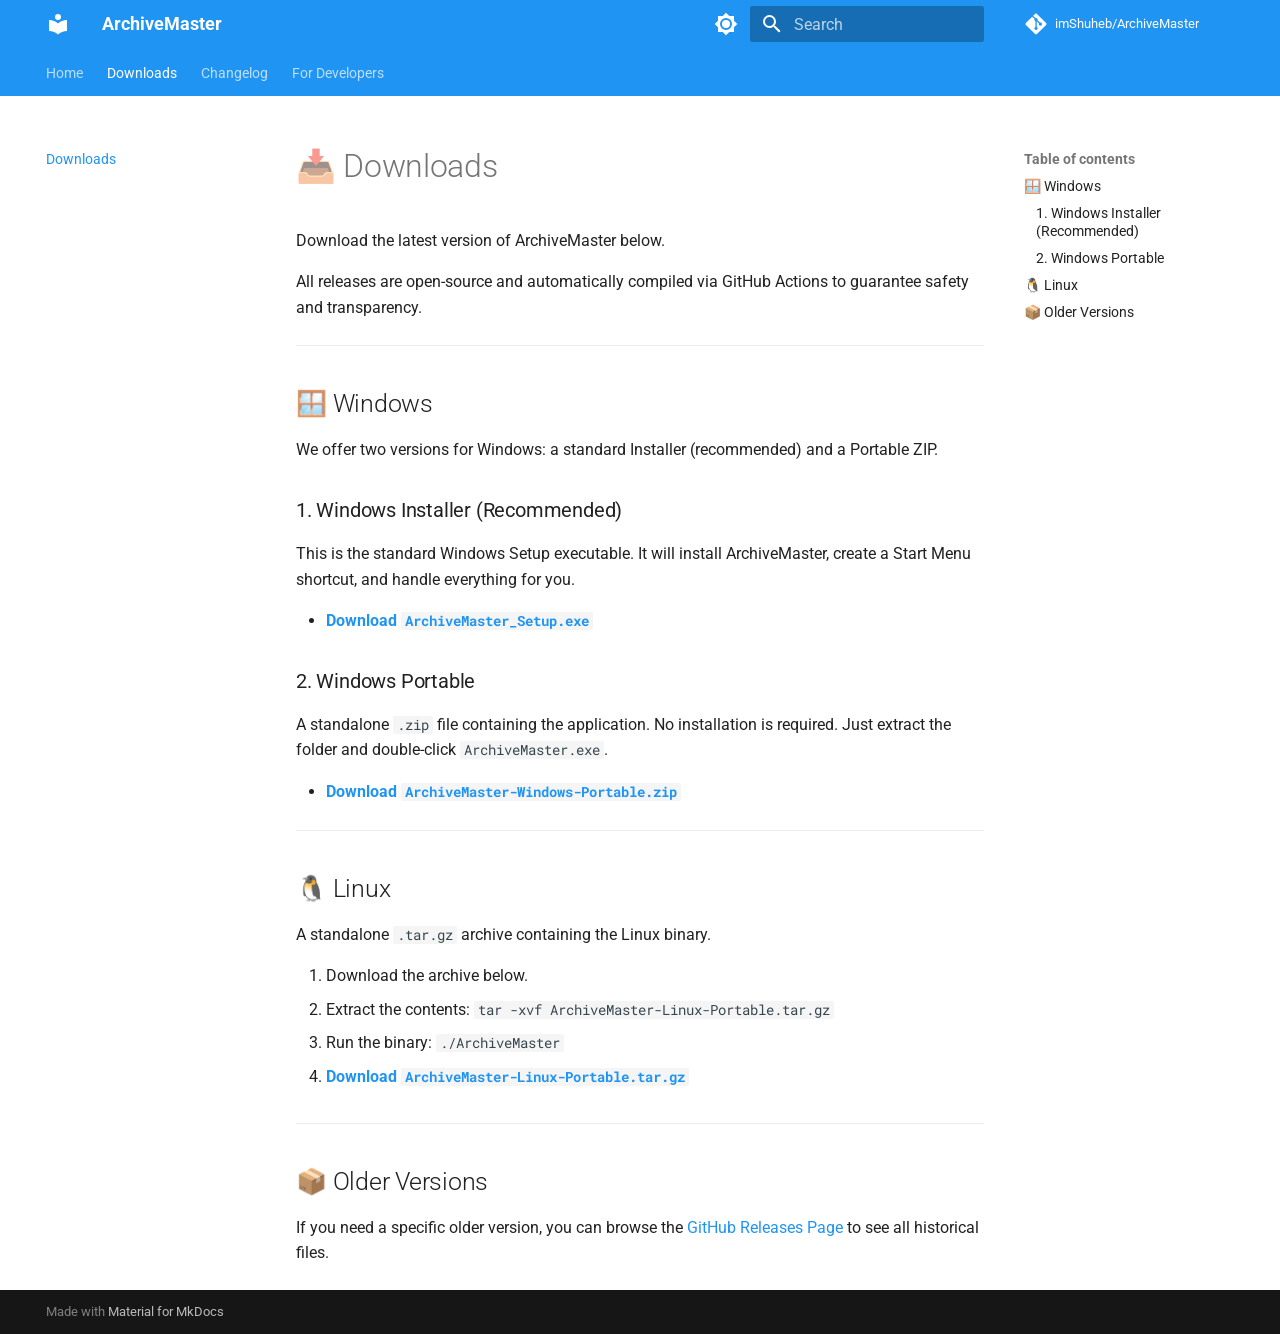
<file: downloads/index.html>
<!doctype html>
<html lang="en" class="no-js">
  <head>
    
      <meta charset="utf-8">
      <meta name="viewport" content="width=device-width,initial-scale=1">
      
        <meta name="description" content="The smart, lightning-fast desktop application to organize your digital life.">
      
      
        <meta name="author" content="imShuheb">
      
      
      
        <link rel="prev" href="..">
      
      
        <link rel="next" href="../changelog/">
      
      
        
      
      
      <link rel="icon" href="../assets/images/favicon.png">
      <meta name="generator" content="mkdocs-1.6.1, mkdocs-material-9.7.6">
    
    
      
        <title>Downloads - ArchiveMaster</title>
      
    
    
      <link rel="stylesheet" href="../assets/stylesheets/main.484c7ddc.min.css">
      
        
        <link rel="stylesheet" href="../assets/stylesheets/palette.ab4e12ef.min.css">
      
      


    
    
      
    
    
      
        
        
        <link rel="preconnect" href="https://fonts.gstatic.com" crossorigin>
        <link rel="stylesheet" href="https://fonts.googleapis.com/css?family=Roboto:300,300i,400,400i,700,700i%7CRoboto+Mono:400,400i,700,700i&display=fallback">
        <style>:root{--md-text-font:"Roboto";--md-code-font:"Roboto Mono"}</style>
      
    
    
    <script>__md_scope=new URL("..",location),__md_hash=e=>[...e].reduce(((e,_)=>(e<<5)-e+_.charCodeAt(0)),0),__md_get=(e,_=localStorage,t=__md_scope)=>JSON.parse(_.getItem(t.pathname+"."+e)),__md_set=(e,_,t=localStorage,a=__md_scope)=>{try{t.setItem(a.pathname+"."+e,JSON.stringify(_))}catch(e){}}</script>
    
      

    
    
  </head>
  
  
    
    
      
    
    
    
    
    <body dir="ltr" data-md-color-scheme="default" data-md-color-primary="blue" data-md-color-accent="indigo">
  
    
    <input class="md-toggle" data-md-toggle="drawer" type="checkbox" id="__drawer" autocomplete="off">
    <input class="md-toggle" data-md-toggle="search" type="checkbox" id="__search" autocomplete="off">
    <label class="md-overlay" for="__drawer"></label>
    <div data-md-component="skip">
      
        
        <a href="#downloads" class="md-skip">
          Skip to content
        </a>
      
    </div>
    <div data-md-component="announce">
      
    </div>
    
    
      

<header class="md-header" data-md-component="header">
  <nav class="md-header__inner md-grid" aria-label="Header">
    <a href=".." title="ArchiveMaster" class="md-header__button md-logo" aria-label="ArchiveMaster" data-md-component="logo">
      
  
  <svg xmlns="http://www.w3.org/2000/svg" viewBox="0 0 24 24"><path d="M12 8a3 3 0 0 0 3-3 3 3 0 0 0-3-3 3 3 0 0 0-3 3 3 3 0 0 0 3 3m0 3.54C9.64 9.35 6.5 8 3 8v11c3.5 0 6.64 1.35 9 3.54 2.36-2.19 5.5-3.54 9-3.54V8c-3.5 0-6.64 1.35-9 3.54"/></svg>

    </a>
    <label class="md-header__button md-icon" for="__drawer">
      
      <svg xmlns="http://www.w3.org/2000/svg" viewBox="0 0 24 24"><path d="M3 6h18v2H3zm0 5h18v2H3zm0 5h18v2H3z"/></svg>
    </label>
    <div class="md-header__title" data-md-component="header-title">
      <div class="md-header__ellipsis">
        <div class="md-header__topic">
          <span class="md-ellipsis">
            ArchiveMaster
          </span>
        </div>
        <div class="md-header__topic" data-md-component="header-topic">
          <span class="md-ellipsis">
            
              Downloads
            
          </span>
        </div>
      </div>
    </div>
    
      
        <form class="md-header__option" data-md-component="palette">
  
    
    
    
    <input class="md-option" data-md-color-media="" data-md-color-scheme="default" data-md-color-primary="blue" data-md-color-accent="indigo"  aria-label="Switch to dark mode"  type="radio" name="__palette" id="__palette_0">
    
      <label class="md-header__button md-icon" title="Switch to dark mode" for="__palette_1" hidden>
        <svg xmlns="http://www.w3.org/2000/svg" viewBox="0 0 24 24"><path d="M12 8a4 4 0 0 0-4 4 4 4 0 0 0 4 4 4 4 0 0 0 4-4 4 4 0 0 0-4-4m0 10a6 6 0 0 1-6-6 6 6 0 0 1 6-6 6 6 0 0 1 6 6 6 6 0 0 1-6 6m8-9.31V4h-4.69L12 .69 8.69 4H4v4.69L.69 12 4 15.31V20h4.69L12 23.31 15.31 20H20v-4.69L23.31 12z"/></svg>
      </label>
    
  
    
    
    
    <input class="md-option" data-md-color-media="" data-md-color-scheme="slate" data-md-color-primary="blue" data-md-color-accent="indigo"  aria-label="Switch to light mode"  type="radio" name="__palette" id="__palette_1">
    
      <label class="md-header__button md-icon" title="Switch to light mode" for="__palette_0" hidden>
        <svg xmlns="http://www.w3.org/2000/svg" viewBox="0 0 24 24"><path d="M12 18c-.89 0-1.74-.2-2.5-.55C11.56 16.5 13 14.42 13 12s-1.44-4.5-3.5-5.45C10.26 6.2 11.11 6 12 6a6 6 0 0 1 6 6 6 6 0 0 1-6 6m8-9.31V4h-4.69L12 .69 8.69 4H4v4.69L.69 12 4 15.31V20h4.69L12 23.31 15.31 20H20v-4.69L23.31 12z"/></svg>
      </label>
    
  
</form>
      
    
    
      <script>var palette=__md_get("__palette");if(palette&&palette.color){if("(prefers-color-scheme)"===palette.color.media){var media=matchMedia("(prefers-color-scheme: light)"),input=document.querySelector(media.matches?"[data-md-color-media='(prefers-color-scheme: light)']":"[data-md-color-media='(prefers-color-scheme: dark)']");palette.color.media=input.getAttribute("data-md-color-media"),palette.color.scheme=input.getAttribute("data-md-color-scheme"),palette.color.primary=input.getAttribute("data-md-color-primary"),palette.color.accent=input.getAttribute("data-md-color-accent")}for(var[key,value]of Object.entries(palette.color))document.body.setAttribute("data-md-color-"+key,value)}</script>
    
    
    
      
      
        <label class="md-header__button md-icon" for="__search">
          
          <svg xmlns="http://www.w3.org/2000/svg" viewBox="0 0 24 24"><path d="M9.5 3A6.5 6.5 0 0 1 16 9.5c0 1.61-.59 3.09-1.56 4.23l.27.27h.79l5 5-1.5 1.5-5-5v-.79l-.27-.27A6.52 6.52 0 0 1 9.5 16 6.5 6.5 0 0 1 3 9.5 6.5 6.5 0 0 1 9.5 3m0 2C7 5 5 7 5 9.5S7 14 9.5 14 14 12 14 9.5 12 5 9.5 5"/></svg>
        </label>
        <div class="md-search" data-md-component="search" role="dialog">
  <label class="md-search__overlay" for="__search"></label>
  <div class="md-search__inner" role="search">
    <form class="md-search__form" name="search">
      <input type="text" class="md-search__input" name="query" aria-label="Search" placeholder="Search" autocapitalize="off" autocorrect="off" autocomplete="off" spellcheck="false" data-md-component="search-query" required>
      <label class="md-search__icon md-icon" for="__search">
        
        <svg xmlns="http://www.w3.org/2000/svg" viewBox="0 0 24 24"><path d="M9.5 3A6.5 6.5 0 0 1 16 9.5c0 1.61-.59 3.09-1.56 4.23l.27.27h.79l5 5-1.5 1.5-5-5v-.79l-.27-.27A6.52 6.52 0 0 1 9.5 16 6.5 6.5 0 0 1 3 9.5 6.5 6.5 0 0 1 9.5 3m0 2C7 5 5 7 5 9.5S7 14 9.5 14 14 12 14 9.5 12 5 9.5 5"/></svg>
        
        <svg xmlns="http://www.w3.org/2000/svg" viewBox="0 0 24 24"><path d="M20 11v2H8l5.5 5.5-1.42 1.42L4.16 12l7.92-7.92L13.5 5.5 8 11z"/></svg>
      </label>
      <nav class="md-search__options" aria-label="Search">
        
        <button type="reset" class="md-search__icon md-icon" title="Clear" aria-label="Clear" tabindex="-1">
          
          <svg xmlns="http://www.w3.org/2000/svg" viewBox="0 0 24 24"><path d="M19 6.41 17.59 5 12 10.59 6.41 5 5 6.41 10.59 12 5 17.59 6.41 19 12 13.41 17.59 19 19 17.59 13.41 12z"/></svg>
        </button>
      </nav>
      
        <div class="md-search__suggest" data-md-component="search-suggest"></div>
      
    </form>
    <div class="md-search__output">
      <div class="md-search__scrollwrap" tabindex="0" data-md-scrollfix>
        <div class="md-search-result" data-md-component="search-result">
          <div class="md-search-result__meta">
            Initializing search
          </div>
          <ol class="md-search-result__list" role="presentation"></ol>
        </div>
      </div>
    </div>
  </div>
</div>
      
    
    
      <div class="md-header__source">
        <a href="https://github.com/imShuheb/ArchiveMaster" title="Go to repository" class="md-source" data-md-component="source">
  <div class="md-source__icon md-icon">
    
    <svg xmlns="http://www.w3.org/2000/svg" viewBox="0 0 448 512"><!--! Font Awesome Free 7.1.0 by @fontawesome - https://fontawesome.com License - https://fontawesome.com/license/free (Icons: CC BY 4.0, Fonts: SIL OFL 1.1, Code: MIT License) Copyright 2025 Fonticons, Inc.--><path d="M439.6 236.1 244 40.5c-5.4-5.5-12.8-8.5-20.4-8.5s-15 3-20.4 8.4L162.5 81l51.5 51.5c27.1-9.1 52.7 16.8 43.4 43.7l49.7 49.7c34.2-11.8 61.2 31 35.5 56.7-26.5 26.5-70.2-2.9-56-37.3L240.3 199v121.9c25.3 12.5 22.3 41.8 9.1 55-6.4 6.4-15.2 10.1-24.3 10.1s-17.8-3.6-24.3-10.1c-17.6-17.6-11.1-46.9 11.2-56v-123c-20.8-8.5-24.6-30.7-18.6-45L142.6 101 8.5 235.1C3 240.6 0 247.9 0 255.5s3 15 8.5 20.4l195.6 195.7c5.4 5.4 12.7 8.4 20.4 8.4s15-3 20.4-8.4l194.7-194.7c5.4-5.4 8.4-12.8 8.4-20.4s-3-15-8.4-20.4"/></svg>
  </div>
  <div class="md-source__repository">
    imShuheb/ArchiveMaster
  </div>
</a>
      </div>
    
  </nav>
  
</header>
    
    <div class="md-container" data-md-component="container">
      
      
        
          
            
<nav class="md-tabs" aria-label="Tabs" data-md-component="tabs">
  <div class="md-grid">
    <ul class="md-tabs__list">
      
        
  
  
  
  
    <li class="md-tabs__item">
      <a href=".." class="md-tabs__link">
        
  
  
    
  
  Home

      </a>
    </li>
  

      
        
  
  
  
    
  
  
    <li class="md-tabs__item md-tabs__item--active">
      <a href="./" class="md-tabs__link">
        
  
  
    
  
  Downloads

      </a>
    </li>
  

      
        
  
  
  
  
    <li class="md-tabs__item">
      <a href="../changelog/" class="md-tabs__link">
        
  
  
    
  
  Changelog

      </a>
    </li>
  

      
        
  
  
  
  
    <li class="md-tabs__item">
      <a href="../building/" class="md-tabs__link">
        
  
  
    
  
  For Developers

      </a>
    </li>
  

      
    </ul>
  </div>
</nav>
          
        
      
      <main class="md-main" data-md-component="main">
        <div class="md-main__inner md-grid">
          
            
              
              <div class="md-sidebar md-sidebar--primary" data-md-component="sidebar" data-md-type="navigation" >
                <div class="md-sidebar__scrollwrap">
                  <div class="md-sidebar__inner">
                    


  


<nav class="md-nav md-nav--primary md-nav--lifted" aria-label="Navigation" data-md-level="0">
  <label class="md-nav__title" for="__drawer">
    <a href=".." title="ArchiveMaster" class="md-nav__button md-logo" aria-label="ArchiveMaster" data-md-component="logo">
      
  
  <svg xmlns="http://www.w3.org/2000/svg" viewBox="0 0 24 24"><path d="M12 8a3 3 0 0 0 3-3 3 3 0 0 0-3-3 3 3 0 0 0-3 3 3 3 0 0 0 3 3m0 3.54C9.64 9.35 6.5 8 3 8v11c3.5 0 6.64 1.35 9 3.54 2.36-2.19 5.5-3.54 9-3.54V8c-3.5 0-6.64 1.35-9 3.54"/></svg>

    </a>
    ArchiveMaster
  </label>
  
    <div class="md-nav__source">
      <a href="https://github.com/imShuheb/ArchiveMaster" title="Go to repository" class="md-source" data-md-component="source">
  <div class="md-source__icon md-icon">
    
    <svg xmlns="http://www.w3.org/2000/svg" viewBox="0 0 448 512"><!--! Font Awesome Free 7.1.0 by @fontawesome - https://fontawesome.com License - https://fontawesome.com/license/free (Icons: CC BY 4.0, Fonts: SIL OFL 1.1, Code: MIT License) Copyright 2025 Fonticons, Inc.--><path d="M439.6 236.1 244 40.5c-5.4-5.5-12.8-8.5-20.4-8.5s-15 3-20.4 8.4L162.5 81l51.5 51.5c27.1-9.1 52.7 16.8 43.4 43.7l49.7 49.7c34.2-11.8 61.2 31 35.5 56.7-26.5 26.5-70.2-2.9-56-37.3L240.3 199v121.9c25.3 12.5 22.3 41.8 9.1 55-6.4 6.4-15.2 10.1-24.3 10.1s-17.8-3.6-24.3-10.1c-17.6-17.6-11.1-46.9 11.2-56v-123c-20.8-8.5-24.6-30.7-18.6-45L142.6 101 8.5 235.1C3 240.6 0 247.9 0 255.5s3 15 8.5 20.4l195.6 195.7c5.4 5.4 12.7 8.4 20.4 8.4s15-3 20.4-8.4l194.7-194.7c5.4-5.4 8.4-12.8 8.4-20.4s-3-15-8.4-20.4"/></svg>
  </div>
  <div class="md-source__repository">
    imShuheb/ArchiveMaster
  </div>
</a>
    </div>
  
  <ul class="md-nav__list" data-md-scrollfix>
    
      
      
  
  
  
  
    <li class="md-nav__item">
      <a href=".." class="md-nav__link">
        
  
  
  <span class="md-ellipsis">
    
  
    Home
  

    
  </span>
  
  

      </a>
    </li>
  

    
      
      
  
  
    
  
  
  
    <li class="md-nav__item md-nav__item--active">
      
      <input class="md-nav__toggle md-toggle" type="checkbox" id="__toc">
      
      
        
      
      
        <label class="md-nav__link md-nav__link--active" for="__toc">
          
  
  
  <span class="md-ellipsis">
    
  
    Downloads
  

    
  </span>
  
  

          <span class="md-nav__icon md-icon"></span>
        </label>
      
      <a href="./" class="md-nav__link md-nav__link--active">
        
  
  
  <span class="md-ellipsis">
    
  
    Downloads
  

    
  </span>
  
  

      </a>
      
        

<nav class="md-nav md-nav--secondary" aria-label="Table of contents">
  
  
  
    
  
  
    <label class="md-nav__title" for="__toc">
      <span class="md-nav__icon md-icon"></span>
      Table of contents
    </label>
    <ul class="md-nav__list" data-md-component="toc" data-md-scrollfix>
      
        <li class="md-nav__item">
  <a href="#windows" class="md-nav__link">
    <span class="md-ellipsis">
      
        🪟 Windows
      
    </span>
  </a>
  
    <nav class="md-nav" aria-label="🪟 Windows">
      <ul class="md-nav__list">
        
          <li class="md-nav__item">
  <a href="#1-windows-installer-recommended" class="md-nav__link">
    <span class="md-ellipsis">
      
        1. Windows Installer (Recommended)
      
    </span>
  </a>
  
</li>
        
          <li class="md-nav__item">
  <a href="#2-windows-portable" class="md-nav__link">
    <span class="md-ellipsis">
      
        2. Windows Portable
      
    </span>
  </a>
  
</li>
        
      </ul>
    </nav>
  
</li>
      
        <li class="md-nav__item">
  <a href="#linux" class="md-nav__link">
    <span class="md-ellipsis">
      
        🐧 Linux
      
    </span>
  </a>
  
</li>
      
        <li class="md-nav__item">
  <a href="#older-versions" class="md-nav__link">
    <span class="md-ellipsis">
      
        📦 Older Versions
      
    </span>
  </a>
  
</li>
      
    </ul>
  
</nav>
      
    </li>
  

    
      
      
  
  
  
  
    <li class="md-nav__item">
      <a href="../changelog/" class="md-nav__link">
        
  
  
  <span class="md-ellipsis">
    
  
    Changelog
  

    
  </span>
  
  

      </a>
    </li>
  

    
      
      
  
  
  
  
    <li class="md-nav__item">
      <a href="../building/" class="md-nav__link">
        
  
  
  <span class="md-ellipsis">
    
  
    For Developers
  

    
  </span>
  
  

      </a>
    </li>
  

    
  </ul>
</nav>
                  </div>
                </div>
              </div>
            
            
              
              <div class="md-sidebar md-sidebar--secondary" data-md-component="sidebar" data-md-type="toc" >
                <div class="md-sidebar__scrollwrap">
                  <div class="md-sidebar__inner">
                    

<nav class="md-nav md-nav--secondary" aria-label="Table of contents">
  
  
  
    
  
  
    <label class="md-nav__title" for="__toc">
      <span class="md-nav__icon md-icon"></span>
      Table of contents
    </label>
    <ul class="md-nav__list" data-md-component="toc" data-md-scrollfix>
      
        <li class="md-nav__item">
  <a href="#windows" class="md-nav__link">
    <span class="md-ellipsis">
      
        🪟 Windows
      
    </span>
  </a>
  
    <nav class="md-nav" aria-label="🪟 Windows">
      <ul class="md-nav__list">
        
          <li class="md-nav__item">
  <a href="#1-windows-installer-recommended" class="md-nav__link">
    <span class="md-ellipsis">
      
        1. Windows Installer (Recommended)
      
    </span>
  </a>
  
</li>
        
          <li class="md-nav__item">
  <a href="#2-windows-portable" class="md-nav__link">
    <span class="md-ellipsis">
      
        2. Windows Portable
      
    </span>
  </a>
  
</li>
        
      </ul>
    </nav>
  
</li>
      
        <li class="md-nav__item">
  <a href="#linux" class="md-nav__link">
    <span class="md-ellipsis">
      
        🐧 Linux
      
    </span>
  </a>
  
</li>
      
        <li class="md-nav__item">
  <a href="#older-versions" class="md-nav__link">
    <span class="md-ellipsis">
      
        📦 Older Versions
      
    </span>
  </a>
  
</li>
      
    </ul>
  
</nav>
                  </div>
                </div>
              </div>
            
          
          
            <div class="md-content" data-md-component="content">
              
              <article class="md-content__inner md-typeset">
                
                  


  
  


<h1 id="downloads">📥 Downloads</h1>
<p>Download the latest version of ArchiveMaster below. </p>
<p>All releases are open-source and automatically compiled via GitHub Actions to guarantee safety and transparency.</p>
<hr />
<h2 id="windows">🪟 Windows</h2>
<p>We offer two versions for Windows: a standard Installer (recommended) and a Portable ZIP.</p>
<h3 id="1-windows-installer-recommended">1. Windows Installer (Recommended)</h3>
<p>This is the standard Windows Setup executable. It will install ArchiveMaster, create a Start Menu shortcut, and handle everything for you.</p>
<ul>
<li><strong><a href="https://github.com/imShuheb/ArchiveMaster/releases/latest/download/ArchiveMaster_Setup.exe">Download <code>ArchiveMaster_Setup.exe</code></a></strong></li>
</ul>
<h3 id="2-windows-portable">2. Windows Portable</h3>
<p>A standalone <code>.zip</code> file containing the application. No installation is required. Just extract the folder and double-click <code>ArchiveMaster.exe</code>.</p>
<ul>
<li><strong><a href="https://github.com/imShuheb/ArchiveMaster/releases/latest/download/ArchiveMaster-Windows-Portable.zip">Download <code>ArchiveMaster-Windows-Portable.zip</code></a></strong></li>
</ul>
<hr />
<h2 id="linux">🐧 Linux</h2>
<p>A standalone <code>.tar.gz</code> archive containing the Linux binary.</p>
<ol>
<li>Download the archive below.</li>
<li>Extract the contents: <code>tar -xvf ArchiveMaster-Linux-Portable.tar.gz</code></li>
<li>
<p>Run the binary: <code>./ArchiveMaster</code></p>
</li>
<li>
<p><strong><a href="https://github.com/imShuheb/ArchiveMaster/releases/latest/download/ArchiveMaster-Linux-Portable.tar.gz">Download <code>ArchiveMaster-Linux-Portable.tar.gz</code></a></strong></p>
</li>
</ol>
<hr />
<h2 id="older-versions">📦 Older Versions</h2>
<p>If you need a specific older version, you can browse the <a href="https://github.com/imShuheb/ArchiveMaster/releases">GitHub Releases Page</a> to see all historical files.</p>












                
              </article>
            </div>
          
          
<script>var target=document.getElementById(location.hash.slice(1));target&&target.name&&(target.checked=target.name.startsWith("__tabbed_"))</script>
        </div>
        
      </main>
      
        <footer class="md-footer">
  
  <div class="md-footer-meta md-typeset">
    <div class="md-footer-meta__inner md-grid">
      <div class="md-copyright">
  
  
    Made with
    <a href="https://squidfunk.github.io/mkdocs-material/" target="_blank" rel="noopener">
      Material for MkDocs
    </a>
  
</div>
      
    </div>
  </div>
</footer>
      
    </div>
    <div class="md-dialog" data-md-component="dialog">
      <div class="md-dialog__inner md-typeset"></div>
    </div>
    
    
    
      
      
      <script id="__config" type="application/json">{"annotate": null, "base": "..", "features": ["navigation.tabs", "navigation.sections", "search.suggest", "search.highlight"], "search": "../assets/javascripts/workers/search.2c215733.min.js", "tags": null, "translations": {"clipboard.copied": "Copied to clipboard", "clipboard.copy": "Copy to clipboard", "search.result.more.one": "1 more on this page", "search.result.more.other": "# more on this page", "search.result.none": "No matching documents", "search.result.one": "1 matching document", "search.result.other": "# matching documents", "search.result.placeholder": "Type to start searching", "search.result.term.missing": "Missing", "select.version": "Select version"}, "version": null}</script>
    
    
      <script src="../assets/javascripts/bundle.79ae519e.min.js"></script>
      
    
  </body>
</html>
</file>
<file: assets/stylesheets/main.484c7ddc.min.css>
@charset "UTF-8";html{-webkit-text-size-adjust:none;-moz-text-size-adjust:none;text-size-adjust:none;box-sizing:border-box}*,:after,:before{box-sizing:inherit}@media (prefers-reduced-motion){*,:after,:before{transition:none!important}}body{margin:0}a,button,input,label{-webkit-tap-highlight-color:transparent}a{color:inherit;text-decoration:none}hr{border:0;box-sizing:initial;display:block;height:.05rem;overflow:visible;padding:0}small{font-size:80%}sub,sup{line-height:1em}img{border-style:none}table{border-collapse:initial;border-spacing:0}td,th{font-weight:400;vertical-align:top}button{background:#0000;border:0;font-family:inherit;font-size:inherit;margin:0;padding:0}input{border:0;outline:none}:root{--md-primary-fg-color:#4051b5;--md-primary-fg-color--light:#5d6cc0;--md-primary-fg-color--dark:#303fa1;--md-primary-bg-color:#fff;--md-primary-bg-color--light:#ffffffb3;--md-accent-fg-color:#526cfe;--md-accent-fg-color--transparent:#526cfe1a;--md-accent-bg-color:#fff;--md-accent-bg-color--light:#ffffffb3}[data-md-color-scheme=default]{color-scheme:light}[data-md-color-scheme=default] img[src$="#gh-dark-mode-only"],[data-md-color-scheme=default] img[src$="#only-dark"]{display:none}:root,[data-md-color-scheme=default]{--md-hue:225deg;--md-default-fg-color:#000000de;--md-default-fg-color--light:#0000008a;--md-default-fg-color--lighter:#00000052;--md-default-fg-color--lightest:#00000012;--md-default-bg-color:#fff;--md-default-bg-color--light:#ffffffb3;--md-default-bg-color--lighter:#ffffff4d;--md-default-bg-color--lightest:#ffffff1f;--md-code-fg-color:#36464e;--md-code-bg-color:#f5f5f5;--md-code-bg-color--light:#f5f5f5b3;--md-code-bg-color--lighter:#f5f5f54d;--md-code-hl-color:#4287ff;--md-code-hl-color--light:#4287ff1a;--md-code-hl-number-color:#d52a2a;--md-code-hl-special-color:#db1457;--md-code-hl-function-color:#a846b9;--md-code-hl-constant-color:#6e59d9;--md-code-hl-keyword-color:#3f6ec6;--md-code-hl-string-color:#1c7d4d;--md-code-hl-name-color:var(--md-code-fg-color);--md-code-hl-operator-color:var(--md-default-fg-color--light);--md-code-hl-punctuation-color:var(--md-default-fg-color--light);--md-code-hl-comment-color:var(--md-default-fg-color--light);--md-code-hl-generic-color:var(--md-default-fg-color--light);--md-code-hl-variable-color:var(--md-default-fg-color--light);--md-typeset-color:var(--md-default-fg-color);--md-typeset-a-color:var(--md-primary-fg-color);--md-typeset-del-color:#f5503d26;--md-typeset-ins-color:#0bd57026;--md-typeset-kbd-color:#fafafa;--md-typeset-kbd-accent-color:#fff;--md-typeset-kbd-border-color:#b8b8b8;--md-typeset-mark-color:#ffff0080;--md-typeset-table-color:#0000001f;--md-typeset-table-color--light:rgba(0,0,0,.035);--md-admonition-fg-color:var(--md-default-fg-color);--md-admonition-bg-color:var(--md-default-bg-color);--md-warning-fg-color:#000000de;--md-warning-bg-color:#ff9;--md-footer-fg-color:#fff;--md-footer-fg-color--light:#ffffffb3;--md-footer-fg-color--lighter:#ffffff73;--md-footer-bg-color:#000000de;--md-footer-bg-color--dark:#00000052;--md-shadow-z1:0 0.2rem 0.5rem #0000000d,0 0 0.05rem #0000001a;--md-shadow-z2:0 0.2rem 0.5rem #0000001a,0 0 0.05rem #00000040;--md-shadow-z3:0 0.2rem 0.5rem #0003,0 0 0.05rem #00000059}.md-icon svg{fill:currentcolor;display:block;height:1.2rem;width:1.2rem}body{-webkit-font-smoothing:antialiased;-moz-osx-font-smoothing:grayscale;--md-text-font-family:var(--md-text-font,_),-apple-system,BlinkMacSystemFont,Helvetica,Arial,sans-serif;--md-code-font-family:var(--md-code-font,_),SFMono-Regular,Consolas,Menlo,monospace}aside,body,input{font-feature-settings:"kern","liga";color:var(--md-typeset-color);font-family:var(--md-text-font-family)}code,kbd,pre{font-feature-settings:"kern";font-family:var(--md-code-font-family)}:root{--md-typeset-table-sort-icon:url('data:image/svg+xml;charset=utf-8,<svg xmlns="http://www.w3.org/2000/svg" viewBox="0 0 24 24"><path d="m18 21-4-4h3V7h-3l4-4 4 4h-3v10h3M2 19v-2h10v2M2 13v-2h7v2M2 7V5h4v2z"/></svg>');--md-typeset-table-sort-icon--asc:url('data:image/svg+xml;charset=utf-8,<svg xmlns="http://www.w3.org/2000/svg" viewBox="0 0 24 24"><path d="M19 17h3l-4 4-4-4h3V3h2M2 17h10v2H2M6 5v2H2V5m0 6h7v2H2z"/></svg>');--md-typeset-table-sort-icon--desc:url('data:image/svg+xml;charset=utf-8,<svg xmlns="http://www.w3.org/2000/svg" viewBox="0 0 24 24"><path d="M19 7h3l-4-4-4 4h3v14h2M2 17h10v2H2M6 5v2H2V5m0 6h7v2H2z"/></svg>')}.md-typeset{-webkit-print-color-adjust:exact;color-adjust:exact;font-size:.8rem;line-height:1.6;overflow-wrap:break-word}@media print{.md-typeset{font-size:.68rem}}.md-typeset blockquote,.md-typeset dl,.md-typeset figure,.md-typeset ol,.md-typeset pre,.md-typeset ul{margin-bottom:1em;margin-top:1em}.md-typeset h1{color:var(--md-default-fg-color--light);font-size:2em;line-height:1.3;margin:0 0 1.25em}.md-typeset h1,.md-typeset h2{font-weight:300;letter-spacing:-.01em}.md-typeset h2{font-size:1.5625em;line-height:1.4;margin:1.6em 0 .64em}.md-typeset h3{font-size:1.25em;font-weight:400;letter-spacing:-.01em;line-height:1.5;margin:1.6em 0 .8em}.md-typeset h2+h3{margin-top:.8em}.md-typeset h4{font-weight:700;letter-spacing:-.01em;margin:1em 0}.md-typeset h5,.md-typeset h6{color:var(--md-default-fg-color--light);font-size:.8em;font-weight:700;letter-spacing:-.01em;margin:1.25em 0}.md-typeset h5{text-transform:uppercase}.md-typeset h5 code{text-transform:none}.md-typeset hr{border-bottom:.05rem solid var(--md-default-fg-color--lightest);display:flow-root;margin:1.5em 0}.md-typeset a{color:var(--md-typeset-a-color);word-break:break-word}.md-typeset a,.md-typeset a:before{transition:color 125ms}.md-typeset a:focus,.md-typeset a:hover{color:var(--md-accent-fg-color)}.md-typeset a:focus code,.md-typeset a:hover code{background-color:var(--md-accent-fg-color--transparent);color:var(--md-accent-fg-color)}.md-typeset a code{color:var(--md-typeset-a-color)}.md-typeset a.focus-visible{outline-color:var(--md-accent-fg-color);outline-offset:.2rem}.md-typeset code,.md-typeset kbd,.md-typeset pre{color:var(--md-code-fg-color);direction:ltr;font-variant-ligatures:none;transition:background-color 125ms}@media print{.md-typeset code,.md-typeset kbd,.md-typeset pre{white-space:pre-wrap}}.md-typeset code{background-color:var(--md-code-bg-color);border-radius:.1rem;-webkit-box-decoration-break:clone;box-decoration-break:clone;font-size:.85em;padding:0 .2941176471em;transition:color 125ms,background-color 125ms;word-break:break-word}.md-typeset code:not(.focus-visible){-webkit-tap-highlight-color:transparent;outline:none}.md-typeset pre{display:flow-root;line-height:1.4;position:relative}.md-typeset pre>code{-webkit-box-decoration-break:slice;box-decoration-break:slice;box-shadow:none;display:block;margin:0;outline-color:var(--md-accent-fg-color);overflow:auto;padding:.7720588235em 1.1764705882em;scrollbar-color:var(--md-default-fg-color--lighter) #0000;scrollbar-width:thin;touch-action:auto;word-break:normal}.md-typeset pre>code:hover{scrollbar-color:var(--md-accent-fg-color) #0000}.md-typeset pre>code::-webkit-scrollbar{height:.2rem;width:.2rem}.md-typeset pre>code::-webkit-scrollbar-thumb{background-color:var(--md-default-fg-color--lighter)}.md-typeset pre>code::-webkit-scrollbar-thumb:hover{background-color:var(--md-accent-fg-color)}.md-typeset kbd{background-color:var(--md-typeset-kbd-color);border-radius:.1rem;box-shadow:0 .1rem 0 .05rem var(--md-typeset-kbd-border-color),0 .1rem 0 var(--md-typeset-kbd-border-color),0 -.1rem .2rem var(--md-typeset-kbd-accent-color) inset;color:var(--md-default-fg-color);display:inline-block;font-size:.75em;padding:0 .6666666667em;vertical-align:text-top;word-break:break-word}.md-typeset mark{background-color:var(--md-typeset-mark-color);-webkit-box-decoration-break:clone;box-decoration-break:clone;color:inherit;word-break:break-word}.md-typeset abbr{cursor:help;text-decoration:none}.md-typeset [data-preview],.md-typeset abbr{border-bottom:.05rem dotted var(--md-default-fg-color--light)}.md-typeset small{opacity:.75}[dir=ltr] .md-typeset sub,[dir=ltr] .md-typeset sup{margin-left:.078125em}[dir=rtl] .md-typeset sub,[dir=rtl] .md-typeset sup{margin-right:.078125em}[dir=ltr] .md-typeset blockquote{padding-left:.6rem}[dir=rtl] .md-typeset blockquote{padding-right:.6rem}[dir=ltr] .md-typeset blockquote{border-left:.2rem solid var(--md-default-fg-color--lighter)}[dir=rtl] .md-typeset blockquote{border-right:.2rem solid var(--md-default-fg-color--lighter)}.md-typeset blockquote{color:var(--md-default-fg-color--light);margin-left:0;margin-right:0}.md-typeset ul{list-style-type:disc}.md-typeset ul[type]{list-style-type:revert-layer}[dir=ltr] .md-typeset ol,[dir=ltr] .md-typeset ul{margin-left:.625em}[dir=rtl] .md-typeset ol,[dir=rtl] .md-typeset ul{margin-right:.625em}.md-typeset ol,.md-typeset ul{padding:0}.md-typeset ol:not([hidden]),.md-typeset ul:not([hidden]){display:flow-root}.md-typeset ol ol,.md-typeset ul ol{list-style-type:lower-alpha}.md-typeset ol ol ol,.md-typeset ul ol ol{list-style-type:lower-roman}.md-typeset ol ol ol ol,.md-typeset ul ol ol ol{list-style-type:upper-alpha}.md-typeset ol ol ol ol ol,.md-typeset ul ol ol ol ol{list-style-type:upper-roman}.md-typeset ol[type],.md-typeset ul[type]{list-style-type:revert-layer}[dir=ltr] .md-typeset ol li,[dir=ltr] .md-typeset ul li{margin-left:1.25em}[dir=rtl] .md-typeset ol li,[dir=rtl] .md-typeset ul li{margin-right:1.25em}.md-typeset ol li,.md-typeset ul li{margin-bottom:.5em}.md-typeset ol li blockquote,.md-typeset ol li p,.md-typeset ul li blockquote,.md-typeset ul li p{margin:.5em 0}.md-typeset ol li:last-child,.md-typeset ul li:last-child{margin-bottom:0}[dir=ltr] .md-typeset ol li ol,[dir=ltr] .md-typeset ol li ul,[dir=ltr] .md-typeset ul li ol,[dir=ltr] .md-typeset ul li ul{margin-left:.625em}[dir=rtl] .md-typeset ol li ol,[dir=rtl] .md-typeset ol li ul,[dir=rtl] .md-typeset ul li ol,[dir=rtl] .md-typeset ul li ul{margin-right:.625em}.md-typeset ol li ol,.md-typeset ol li ul,.md-typeset ul li ol,.md-typeset ul li ul{margin-bottom:.5em;margin-top:.5em}[dir=ltr] .md-typeset dd{margin-left:1.875em}[dir=rtl] .md-typeset dd{margin-right:1.875em}.md-typeset dd{margin-bottom:1.5em;margin-top:1em}.md-typeset img,.md-typeset svg,.md-typeset video{height:auto;max-width:100%}.md-typeset img[align=left]{margin:1em 1em 1em 0}.md-typeset img[align=right]{margin:1em 0 1em 1em}.md-typeset img[align]:only-child{margin-top:0}.md-typeset figure{display:flow-root;margin:1em auto;max-width:100%;text-align:center;width:fit-content}.md-typeset figure img{display:block;margin:0 auto}.md-typeset figcaption{font-style:italic;margin:1em auto;max-width:24rem}.md-typeset iframe{max-width:100%}.md-typeset table:not([class]){background-color:var(--md-default-bg-color);border:.05rem solid var(--md-typeset-table-color);border-radius:.1rem;display:inline-block;font-size:.64rem;max-width:100%;overflow:auto;touch-action:auto}@media print{.md-typeset table:not([class]){display:table}}.md-typeset table:not([class])+*{margin-top:1.5em}.md-typeset table:not([class]) td>:first-child,.md-typeset table:not([class]) th>:first-child{margin-top:0}.md-typeset table:not([class]) td>:last-child,.md-typeset table:not([class]) th>:last-child{margin-bottom:0}.md-typeset table:not([class]) td:not([align]),.md-typeset table:not([class]) th:not([align]){text-align:left}[dir=rtl] .md-typeset table:not([class]) td:not([align]),[dir=rtl] .md-typeset table:not([class]) th:not([align]){text-align:right}.md-typeset table:not([class]) th{font-weight:700;min-width:5rem;padding:.9375em 1.25em;vertical-align:top}.md-typeset table:not([class]) td{border-top:.05rem solid var(--md-typeset-table-color);padding:.9375em 1.25em;vertical-align:top}.md-typeset table:not([class]) tbody tr{transition:background-color 125ms}.md-typeset table:not([class]) tbody tr:hover{background-color:var(--md-typeset-table-color--light);box-shadow:0 .05rem 0 var(--md-default-bg-color) inset}.md-typeset table:not([class]) a{word-break:normal}.md-typeset table th[role=columnheader]{cursor:pointer}[dir=ltr] .md-typeset table th[role=columnheader]:after{margin-left:.5em}[dir=rtl] .md-typeset table th[role=columnheader]:after{margin-right:.5em}.md-typeset table th[role=columnheader]:after{content:"";display:inline-block;height:1.2em;-webkit-mask-image:var(--md-typeset-table-sort-icon);mask-image:var(--md-typeset-table-sort-icon);-webkit-mask-repeat:no-repeat;mask-repeat:no-repeat;-webkit-mask-size:contain;mask-size:contain;transition:background-color 125ms;vertical-align:text-bottom;width:1.2em}.md-typeset table th[role=columnheader]:hover:after{background-color:var(--md-default-fg-color--lighter)}.md-typeset table th[role=columnheader][aria-sort=ascending]:after{background-color:var(--md-default-fg-color--light);-webkit-mask-image:var(--md-typeset-table-sort-icon--asc);mask-image:var(--md-typeset-table-sort-icon--asc)}.md-typeset table th[role=columnheader][aria-sort=descending]:after{background-color:var(--md-default-fg-color--light);-webkit-mask-image:var(--md-typeset-table-sort-icon--desc);mask-image:var(--md-typeset-table-sort-icon--desc)}.md-typeset__scrollwrap{margin:1em -.8rem;overflow-x:auto;touch-action:auto}.md-typeset__table{display:inline-block;margin-bottom:.5em;padding:0 .8rem}@media print{.md-typeset__table{display:block}}html .md-typeset__table table{display:table;margin:0;overflow:hidden;width:100%}@media screen and (max-width:44.984375em){.md-content__inner>pre{margin:1em -.8rem}.md-content__inner>pre code{border-radius:0}}.md-typeset .md-author{border-radius:100%;display:block;flex-shrink:0;height:1.6rem;overflow:hidden;position:relative;transition:color 125ms,transform 125ms;width:1.6rem}.md-typeset .md-author img{display:block}.md-typeset .md-author--more{background:var(--md-default-fg-color--lightest);color:var(--md-default-fg-color--lighter);font-size:.6rem;font-weight:700;line-height:1.6rem;text-align:center}.md-typeset .md-author--long{height:2.4rem;width:2.4rem}.md-typeset a.md-author{transform:scale(1)}.md-typeset a.md-author img{border-radius:100%;filter:grayscale(100%) opacity(75%);transition:filter 125ms}.md-typeset a.md-author:focus,.md-typeset a.md-author:hover{transform:scale(1.1);z-index:1}.md-typeset a.md-author:focus img,.md-typeset a.md-author:hover img{filter:grayscale(0)}.md-banner{background-color:var(--md-footer-bg-color);color:var(--md-footer-fg-color);overflow:auto}@media print{.md-banner{display:none}}.md-banner--warning{background-color:var(--md-warning-bg-color);color:var(--md-warning-fg-color)}.md-banner__inner{font-size:.7rem;margin:.6rem auto;padding:0 .8rem}[dir=ltr] .md-banner__button{float:right}[dir=rtl] .md-banner__button{float:left}.md-banner__button{color:inherit;cursor:pointer;transition:opacity .25s}.no-js .md-banner__button{display:none}.md-banner__button:hover{opacity:.7}html{font-size:125%;height:100%;overflow-x:hidden}@media screen and (min-width:100em){html{font-size:137.5%}}@media screen and (min-width:125em){html{font-size:150%}}body{background-color:var(--md-default-bg-color);display:flex;flex-direction:column;font-size:.5rem;min-height:100%;position:relative;width:100%}@media print{body{display:block}}@media screen and (max-width:59.984375em){body[data-md-scrolllock]{position:fixed}}.md-grid{margin-left:auto;margin-right:auto;max-width:61rem}.md-container{display:flex;flex-direction:column;flex-grow:1}@media print{.md-container{display:block}}.md-main{flex-grow:1}.md-main__inner{display:flex;height:100%;margin-top:1.5rem}.md-ellipsis{overflow:hidden;text-overflow:ellipsis}.md-toggle{display:none}.md-option{height:0;opacity:0;position:absolute;width:0}.md-option:checked+label:not([hidden]){display:block}.md-option.focus-visible+label{outline-color:var(--md-accent-fg-color);outline-style:auto}.md-skip{background-color:var(--md-default-fg-color);border-radius:.1rem;color:var(--md-default-bg-color);font-size:.64rem;margin:.5rem;opacity:0;outline-color:var(--md-accent-fg-color);padding:.3rem .5rem;position:fixed;transform:translateY(.4rem);z-index:-1}.md-skip:focus{opacity:1;transform:translateY(0);transition:transform .25s cubic-bezier(.4,0,.2,1),opacity 175ms 75ms;z-index:10}@page{margin:25mm}:root{--md-clipboard-icon:url('data:image/svg+xml;charset=utf-8,<svg xmlns="http://www.w3.org/2000/svg" viewBox="0 0 24 24"><path d="M19 21H8V7h11m0-2H8a2 2 0 0 0-2 2v14a2 2 0 0 0 2 2h11a2 2 0 0 0 2-2V7a2 2 0 0 0-2-2m-3-4H4a2 2 0 0 0-2 2v14h2V3h12z"/></svg>')}.md-clipboard{border-radius:.1rem;color:var(--md-default-fg-color--lightest);cursor:pointer;height:1.5em;outline-color:var(--md-accent-fg-color);outline-offset:.1rem;transition:color .25s;width:1.5em;z-index:1}@media print{.md-clipboard{display:none}}.md-clipboard:not(.focus-visible){-webkit-tap-highlight-color:transparent;outline:none}:hover>.md-clipboard{color:var(--md-default-fg-color--light)}.md-clipboard:focus,.md-clipboard:hover{color:var(--md-accent-fg-color)}.md-clipboard:after{background-color:currentcolor;content:"";display:block;height:1.125em;margin:0 auto;-webkit-mask-image:var(--md-clipboard-icon);mask-image:var(--md-clipboard-icon);-webkit-mask-position:center;mask-position:center;-webkit-mask-repeat:no-repeat;mask-repeat:no-repeat;-webkit-mask-size:contain;mask-size:contain;width:1.125em}.md-clipboard--inline{cursor:pointer}.md-clipboard--inline code{transition:color .25s,background-color .25s}.md-clipboard--inline:focus code,.md-clipboard--inline:hover code{background-color:var(--md-accent-fg-color--transparent);color:var(--md-accent-fg-color)}:root{--md-code-select-icon:url('data:image/svg+xml;charset=utf-8,<svg xmlns="http://www.w3.org/2000/svg" viewBox="0 0 24 24"><path d="M19 19h-4v2h4c1.1 0 2-.9 2-2v-4h-2m0-12h-4v2h4v4h2V5c0-1.1-.9-2-2-2M5 5h4V3H5c-1.1 0-2 .9-2 2v4h2m0 6H3v4c0 1.1.9 2 2 2h4v-2H5zm2-4h2v2H7zm4 0h2v2h-2zm4 0h2v2h-2zM7 7h2v2H7zm4 0h2v2h-2zm4 0h2v2h-2zm-8 8h2v2H7zm4 0h2v2h-2zm4 0h2v2h-2z"/></svg>');--md-code-copy-icon:url('data:image/svg+xml;charset=utf-8,<svg xmlns="http://www.w3.org/2000/svg" viewBox="0 0 24 24"><path d="M19 21H8V7h11m0-2H8a2 2 0 0 0-2 2v14a2 2 0 0 0 2 2h11a2 2 0 0 0 2-2V7a2 2 0 0 0-2-2m-3-4H4a2 2 0 0 0-2 2v14h2V3h12z"/></svg>')}.md-typeset .md-code__content{display:grid}.md-code__nav{background-color:var(--md-code-bg-color--lighter);border-radius:.1rem;display:flex;gap:.2rem;padding:.2rem;position:absolute;right:.25em;top:.25em;transition:background-color .25s;z-index:1}:hover>.md-code__nav{background-color:var(--md-code-bg-color--light)}.md-code__button{color:var(--md-default-fg-color--lightest);cursor:pointer;display:block;height:1.5em;outline-color:var(--md-accent-fg-color);outline-offset:.1rem;transition:color .25s;width:1.5em}:hover>*>.md-code__button{color:var(--md-default-fg-color--light)}.md-code__button.focus-visible,.md-code__button:hover{color:var(--md-accent-fg-color)}.md-code__button--active{color:var(--md-default-fg-color)!important}.md-code__button:after{background-color:currentcolor;content:"";display:block;height:1.125em;margin:0 auto;-webkit-mask-position:center;mask-position:center;-webkit-mask-repeat:no-repeat;mask-repeat:no-repeat;-webkit-mask-size:contain;mask-size:contain;width:1.125em}.md-code__button[data-md-type=select]:after{-webkit-mask-image:var(--md-code-select-icon);mask-image:var(--md-code-select-icon)}.md-code__button[data-md-type=copy]:after{-webkit-mask-image:var(--md-code-copy-icon);mask-image:var(--md-code-copy-icon)}@keyframes consent{0%{opacity:0;transform:translateY(100%)}to{opacity:1;transform:translateY(0)}}@keyframes overlay{0%{opacity:0}to{opacity:1}}.md-consent__overlay{animation:overlay .25s both;-webkit-backdrop-filter:blur(.1rem);backdrop-filter:blur(.1rem);background-color:#0000008a;height:100%;opacity:1;position:fixed;top:0;width:100%;z-index:5}.md-consent__inner{animation:consent .5s cubic-bezier(.1,.7,.1,1) both;background-color:var(--md-default-bg-color);border:0;border-radius:.1rem;bottom:0;box-shadow:0 0 .2rem #0000001a,0 .2rem .4rem #0003;max-height:100%;overflow:auto;padding:0;position:fixed;width:100%;z-index:5}.md-consent__form{padding:.8rem}.md-consent__settings{display:none;margin:1em 0}input:checked+.md-consent__settings{display:block}.md-consent__controls{margin-bottom:.8rem}.md-typeset .md-consent__controls .md-button{display:inline}@media screen and (max-width:44.984375em){.md-typeset .md-consent__controls .md-button{display:block;margin-top:.4rem;text-align:center;width:100%}}.md-consent label{cursor:pointer}.md-content{flex-grow:1;min-width:0}.md-content__inner{margin:0 .8rem 1.2rem;padding-top:.6rem}@media screen and (min-width:76.25em){[dir=ltr] .md-sidebar--primary:not([hidden])~.md-content>.md-content__inner{margin-left:1.2rem}[dir=ltr] .md-sidebar--secondary:not([hidden])~.md-content>.md-content__inner,[dir=rtl] .md-sidebar--primary:not([hidden])~.md-content>.md-content__inner{margin-right:1.2rem}[dir=rtl] .md-sidebar--secondary:not([hidden])~.md-content>.md-content__inner{margin-left:1.2rem}}.md-content__inner:before{content:"";display:block;height:.4rem}.md-content__inner>:last-child{margin-bottom:0}[dir=ltr] .md-content__button{float:right}[dir=rtl] .md-content__button{float:left}[dir=ltr] .md-content__button{margin-left:.4rem}[dir=rtl] .md-content__button{margin-right:.4rem}.md-content__button{margin:.4rem 0;padding:0}@media print{.md-content__button{display:none}}.md-typeset .md-content__button{color:var(--md-default-fg-color--lighter)}.md-content__button svg{display:inline;vertical-align:top}[dir=rtl] .md-content__button svg{transform:scaleX(-1)}[dir=ltr] .md-dialog{right:.8rem}[dir=rtl] .md-dialog{left:.8rem}.md-dialog{background-color:var(--md-default-fg-color);border-radius:.1rem;bottom:.8rem;box-shadow:var(--md-shadow-z3);min-width:11.1rem;opacity:0;padding:.4rem .6rem;pointer-events:none;position:fixed;transform:translateY(100%);transition:transform 0ms .4s,opacity .4s;z-index:4}@media print{.md-dialog{display:none}}.md-dialog--active{opacity:1;pointer-events:auto;transform:translateY(0);transition:transform .4s cubic-bezier(.075,.85,.175,1),opacity .4s}.md-dialog__inner{color:var(--md-default-bg-color);font-size:.7rem}.md-feedback{margin:2em 0 1em;text-align:center}.md-feedback fieldset{border:none;margin:0;padding:0}.md-feedback__title{font-weight:700;margin:1em auto}.md-feedback__inner{position:relative}.md-feedback__list{display:flex;flex-wrap:wrap;place-content:baseline center;position:relative}.md-feedback__list:hover .md-icon:not(:disabled){color:var(--md-default-fg-color--lighter)}:disabled .md-feedback__list{min-height:1.8rem}.md-feedback__icon{color:var(--md-default-fg-color--light);cursor:pointer;flex-shrink:0;margin:0 .1rem;transition:color 125ms}.md-feedback__icon:not(:disabled).md-icon:hover{color:var(--md-accent-fg-color)}.md-feedback__icon:disabled{color:var(--md-default-fg-color--lightest);pointer-events:none}.md-feedback__note{opacity:0;position:relative;transform:translateY(.4rem);transition:transform .4s cubic-bezier(.1,.7,.1,1),opacity .15s}.md-feedback__note>*{margin:0 auto;max-width:16rem}:disabled .md-feedback__note{opacity:1;transform:translateY(0)}@media print{.md-feedback{display:none}}.md-footer{background-color:var(--md-footer-bg-color);color:var(--md-footer-fg-color)}@media print{.md-footer{display:none}}.md-footer__inner{justify-content:space-between;overflow:auto;padding:.2rem}.md-footer__inner:not([hidden]){display:flex}.md-footer__link{align-items:end;display:flex;flex-grow:0.01;margin-bottom:.4rem;margin-top:1rem;max-width:100%;outline-color:var(--md-accent-fg-color);overflow:hidden;transition:opacity .25s}.md-footer__link:focus,.md-footer__link:hover{opacity:.7}[dir=rtl] .md-footer__link svg{transform:scaleX(-1)}@media screen and (max-width:44.984375em){.md-footer__link--prev{flex-shrink:0}.md-footer__link--prev .md-footer__title{display:none}}[dir=ltr] .md-footer__link--next{margin-left:auto}[dir=rtl] .md-footer__link--next{margin-right:auto}.md-footer__link--next{text-align:right}[dir=rtl] .md-footer__link--next{text-align:left}.md-footer__title{flex-grow:1;font-size:.9rem;margin-bottom:.7rem;max-width:calc(100% - 2.4rem);padding:0 1rem;white-space:nowrap}.md-footer__button{margin:.2rem;padding:.4rem}.md-footer__direction{font-size:.64rem;opacity:.7}.md-footer-meta{background-color:var(--md-footer-bg-color--dark)}.md-footer-meta__inner{display:flex;flex-wrap:wrap;justify-content:space-between;padding:.2rem}html .md-footer-meta.md-typeset a{color:var(--md-footer-fg-color--light)}html .md-footer-meta.md-typeset a:focus,html .md-footer-meta.md-typeset a:hover{color:var(--md-footer-fg-color)}.md-copyright{color:var(--md-footer-fg-color--lighter);font-size:.64rem;margin:auto .6rem;padding:.4rem 0;width:100%}@media screen and (min-width:45em){.md-copyright{width:auto}}.md-copyright__highlight{color:var(--md-footer-fg-color--light)}.md-social{display:inline-flex;gap:.2rem;margin:0 .4rem;padding:.2rem 0 .6rem}@media screen and (min-width:45em){.md-social{padding:.6rem 0}}.md-social__link{display:inline-block;height:1.6rem;text-align:center;width:1.6rem}.md-social__link:before{line-height:1.9}.md-social__link svg{fill:currentcolor;max-height:.8rem;vertical-align:-25%}.md-typeset .md-button{border:.1rem solid;border-radius:.1rem;color:var(--md-primary-fg-color);cursor:pointer;display:inline-block;font-weight:700;padding:.625em 2em;transition:color 125ms,background-color 125ms,border-color 125ms}.md-typeset .md-button--primary{background-color:var(--md-primary-fg-color);border-color:var(--md-primary-fg-color);color:var(--md-primary-bg-color)}.md-typeset .md-button:focus,.md-typeset .md-button:hover{background-color:var(--md-accent-fg-color);border-color:var(--md-accent-fg-color);color:var(--md-accent-bg-color)}[dir=ltr] .md-typeset .md-input{border-top-left-radius:.1rem}[dir=ltr] .md-typeset .md-input,[dir=rtl] .md-typeset .md-input{border-top-right-radius:.1rem}[dir=rtl] .md-typeset .md-input{border-top-left-radius:.1rem}.md-typeset .md-input{border-bottom:.1rem solid var(--md-default-fg-color--lighter);box-shadow:var(--md-shadow-z1);font-size:.8rem;height:1.8rem;padding:0 .6rem;transition:border .25s,box-shadow .25s}.md-typeset .md-input:focus,.md-typeset .md-input:hover{border-bottom-color:var(--md-accent-fg-color);box-shadow:var(--md-shadow-z2)}.md-typeset .md-input--stretch{width:100%}.md-header{background-color:var(--md-primary-fg-color);box-shadow:0 0 .2rem #0000,0 .2rem .4rem #0000;color:var(--md-primary-bg-color);display:block;left:0;position:sticky;right:0;top:0;z-index:4}@media print{.md-header{display:none}}.md-header[hidden]{transform:translateY(-100%);transition:transform .25s cubic-bezier(.8,0,.6,1),box-shadow .25s}.md-header--shadow{box-shadow:0 0 .2rem #0000001a,0 .2rem .4rem #0003;transition:transform .25s cubic-bezier(.1,.7,.1,1),box-shadow .25s}.md-header__inner{align-items:center;display:flex;padding:0 .2rem}.md-header__button{color:currentcolor;cursor:pointer;margin:.2rem;outline-color:var(--md-accent-fg-color);padding:.4rem;position:relative;transition:opacity .25s;vertical-align:middle;z-index:1}.md-header__button:hover{opacity:.7}.md-header__button:not([hidden]){display:inline-block}.md-header__button:not(.focus-visible){-webkit-tap-highlight-color:transparent;outline:none}.md-header__button.md-logo{margin:.2rem;padding:.4rem}@media screen and (max-width:76.234375em){.md-header__button.md-logo{display:none}}.md-header__button.md-logo img,.md-header__button.md-logo svg{fill:currentcolor;display:block;height:1.2rem;width:auto}@media screen and (min-width:60em){.md-header__button[for=__search]{display:none}}.no-js .md-header__button[for=__search]{display:none}[dir=rtl] .md-header__button[for=__search] svg{transform:scaleX(-1)}@media screen and (min-width:76.25em){.md-header__button[for=__drawer]{display:none}}.md-header__topic{display:flex;max-width:100%;position:absolute;transition:transform .4s cubic-bezier(.1,.7,.1,1),opacity .15s;white-space:nowrap}.md-header__topic+.md-header__topic{opacity:0;pointer-events:none;transform:translateX(1.25rem);transition:transform .4s cubic-bezier(1,.7,.1,.1),opacity .15s;z-index:-1}[dir=rtl] .md-header__topic+.md-header__topic{transform:translateX(-1.25rem)}.md-header__topic:first-child{font-weight:700}[dir=ltr] .md-header__title{margin-left:1rem;margin-right:.4rem}[dir=rtl] .md-header__title{margin-left:.4rem;margin-right:1rem}.md-header__title{flex-grow:1;font-size:.9rem;height:2.4rem;line-height:2.4rem}.md-header__title--active .md-header__topic{opacity:0;pointer-events:none;transform:translateX(-1.25rem);transition:transform .4s cubic-bezier(1,.7,.1,.1),opacity .15s;z-index:-1}[dir=rtl] .md-header__title--active .md-header__topic{transform:translateX(1.25rem)}.md-header__title--active .md-header__topic+.md-header__topic{opacity:1;pointer-events:auto;transform:translateX(0);transition:transform .4s cubic-bezier(.1,.7,.1,1),opacity .15s;z-index:0}.md-header__title>.md-header__ellipsis{height:100%;position:relative;width:100%}.md-header__option{display:flex;flex-shrink:0;max-width:100%;transition:max-width 0ms .25s,opacity .25s .25s;white-space:nowrap}[data-md-toggle=search]:checked~.md-header .md-header__option{max-width:0;opacity:0;transition:max-width 0ms,opacity 0ms}.md-header__option>input{bottom:0}.md-header__source{display:none}@media screen and (min-width:60em){[dir=ltr] .md-header__source{margin-left:1rem}[dir=rtl] .md-header__source{margin-right:1rem}.md-header__source{display:block;max-width:11.7rem;width:11.7rem}}@media screen and (min-width:76.25em){[dir=ltr] .md-header__source{margin-left:1.4rem}[dir=rtl] .md-header__source{margin-right:1.4rem}}.md-meta{color:var(--md-default-fg-color--light);font-size:.7rem;line-height:1.3}.md-meta__list{display:inline-flex;flex-wrap:wrap;list-style:none;margin:0;padding:0}.md-meta__item:not(:last-child):after{content:"·";margin-left:.2rem;margin-right:.2rem}.md-meta__link{color:var(--md-typeset-a-color)}.md-meta__link:focus,.md-meta__link:hover{color:var(--md-accent-fg-color)}.md-draft{background-color:#ff1744;border-radius:.125em;color:#fff;display:inline-block;font-weight:700;padding-left:.5714285714em;padding-right:.5714285714em}:root{--md-nav-icon--prev:url('data:image/svg+xml;charset=utf-8,<svg xmlns="http://www.w3.org/2000/svg" viewBox="0 0 24 24"><path d="M20 11v2H8l5.5 5.5-1.42 1.42L4.16 12l7.92-7.92L13.5 5.5 8 11z"/></svg>');--md-nav-icon--next:url('data:image/svg+xml;charset=utf-8,<svg xmlns="http://www.w3.org/2000/svg" viewBox="0 0 24 24"><path d="M8.59 16.58 13.17 12 8.59 7.41 10 6l6 6-6 6z"/></svg>');--md-toc-icon:url('data:image/svg+xml;charset=utf-8,<svg xmlns="http://www.w3.org/2000/svg" viewBox="0 0 24 24"><path d="M3 9h14V7H3zm0 4h14v-2H3zm0 4h14v-2H3zm16 0h2v-2h-2zm0-10v2h2V7zm0 6h2v-2h-2z"/></svg>')}.md-nav{font-size:.7rem;line-height:1.3}.md-nav__title{color:var(--md-default-fg-color--light);display:block;font-weight:700;overflow:hidden;padding:0 .6rem;text-overflow:ellipsis}.md-nav__title .md-nav__button{display:none}.md-nav__title .md-nav__button img{height:100%;width:auto}.md-nav__title .md-nav__button.md-logo img,.md-nav__title .md-nav__button.md-logo svg{fill:currentcolor;display:block;height:2.4rem;max-width:100%;object-fit:contain;width:auto}.md-nav__list{list-style:none;margin:0;padding:0}.md-nav__link{align-items:flex-start;display:flex;gap:.4rem;margin-top:.625em;scroll-snap-align:start;transition:color 125ms}.md-nav__link--passed,.md-nav__link--passed code{color:var(--md-default-fg-color--light)}.md-nav__item .md-nav__link--active,.md-nav__item .md-nav__link--active code{color:var(--md-typeset-a-color)}.md-nav__link .md-ellipsis{position:relative}.md-nav__link .md-ellipsis code{word-break:normal}[dir=ltr] .md-nav__link .md-icon:last-child{margin-left:auto}[dir=rtl] .md-nav__link .md-icon:last-child{margin-right:auto}.md-nav__link .md-typeset{font-size:.7rem;line-height:1.3}.md-nav__link svg{fill:currentcolor;flex-shrink:0;height:1.3em;position:relative}.md-nav__link[for]:focus,.md-nav__link[for]:hover,.md-nav__link[href]:focus,.md-nav__link[href]:hover{color:var(--md-accent-fg-color);cursor:pointer}.md-nav__link[for]:focus code,.md-nav__link[for]:hover code,.md-nav__link[href]:focus code,.md-nav__link[href]:hover code{background-color:var(--md-accent-fg-color--transparent);color:var(--md-accent-fg-color)}.md-nav__link.focus-visible{outline-color:var(--md-accent-fg-color);outline-offset:.2rem}.md-nav--primary .md-nav__link[for=__toc]{display:none}.md-nav--primary .md-nav__link[for=__toc] .md-icon:after{background-color:currentcolor;display:block;height:100%;-webkit-mask-image:var(--md-toc-icon);mask-image:var(--md-toc-icon);width:100%}.md-nav--primary .md-nav__link[for=__toc]~.md-nav{display:none}.md-nav__container>.md-nav__link{margin-top:0}.md-nav__container>.md-nav__link:first-child{flex-grow:1;min-width:0}.md-nav__icon{flex-shrink:0}.md-nav__source{display:none}@media screen and (max-width:76.234375em){.md-nav--primary,.md-nav--primary .md-nav{background-color:var(--md-default-bg-color);display:flex;flex-direction:column;height:100%;left:0;position:absolute;right:0;top:0;z-index:1}.md-nav--primary .md-nav__item,.md-nav--primary .md-nav__title{font-size:.8rem;line-height:1.5}.md-nav--primary .md-nav__title{background-color:var(--md-default-fg-color--lightest);color:var(--md-default-fg-color--light);cursor:pointer;height:5.6rem;line-height:2.4rem;padding:3rem .8rem .2rem;position:relative;white-space:nowrap}[dir=ltr] .md-nav--primary .md-nav__title .md-nav__icon{left:.4rem}[dir=rtl] .md-nav--primary .md-nav__title .md-nav__icon{right:.4rem}.md-nav--primary .md-nav__title .md-nav__icon{display:block;height:1.2rem;margin:.2rem;position:absolute;top:.4rem;width:1.2rem}.md-nav--primary .md-nav__title .md-nav__icon:after{background-color:currentcolor;content:"";display:block;height:100%;-webkit-mask-image:var(--md-nav-icon--prev);mask-image:var(--md-nav-icon--prev);-webkit-mask-position:center;mask-position:center;-webkit-mask-repeat:no-repeat;mask-repeat:no-repeat;-webkit-mask-size:contain;mask-size:contain;width:100%}.md-nav--primary .md-nav__title~.md-nav__list{background-color:var(--md-default-bg-color);box-shadow:0 .05rem 0 var(--md-default-fg-color--lightest) inset;overflow-y:auto;scroll-snap-type:y mandatory;touch-action:pan-y}.md-nav--primary .md-nav__title~.md-nav__list>:first-child{border-top:0}.md-nav--primary .md-nav__title[for=__drawer]{background-color:var(--md-primary-fg-color);color:var(--md-primary-bg-color);font-weight:700}.md-nav--primary .md-nav__title .md-logo{display:block;left:.2rem;margin:.2rem;padding:.4rem;position:absolute;right:.2rem;top:.2rem}.md-nav--primary .md-nav__list{flex:1}.md-nav--primary .md-nav__item{border-top:.05rem solid var(--md-default-fg-color--lightest)}.md-nav--primary .md-nav__item--active>.md-nav__link{color:var(--md-typeset-a-color)}.md-nav--primary .md-nav__item--active>.md-nav__link:focus,.md-nav--primary .md-nav__item--active>.md-nav__link:hover{color:var(--md-accent-fg-color)}.md-nav--primary .md-nav__link{margin-top:0;padding:.6rem .8rem}.md-nav--primary .md-nav__link svg{margin-top:.1em}.md-nav--primary .md-nav__link>.md-nav__link{padding:0}[dir=ltr] .md-nav--primary .md-nav__link .md-nav__icon{margin-right:-.2rem}[dir=rtl] .md-nav--primary .md-nav__link .md-nav__icon{margin-left:-.2rem}.md-nav--primary .md-nav__link .md-nav__icon{font-size:1.2rem;height:1.2rem;width:1.2rem}.md-nav--primary .md-nav__link .md-nav__icon:after{background-color:currentcolor;content:"";display:block;height:100%;-webkit-mask-image:var(--md-nav-icon--next);mask-image:var(--md-nav-icon--next);-webkit-mask-position:center;mask-position:center;-webkit-mask-repeat:no-repeat;mask-repeat:no-repeat;-webkit-mask-size:contain;mask-size:contain;width:100%}[dir=rtl] .md-nav--primary .md-nav__icon:after{transform:scale(-1)}.md-nav--primary .md-nav--secondary .md-nav{background-color:initial;position:static}[dir=ltr] .md-nav--primary .md-nav--secondary .md-nav .md-nav__link{padding-left:1.4rem}[dir=rtl] .md-nav--primary .md-nav--secondary .md-nav .md-nav__link{padding-right:1.4rem}[dir=ltr] .md-nav--primary .md-nav--secondary .md-nav .md-nav .md-nav__link{padding-left:2rem}[dir=rtl] .md-nav--primary .md-nav--secondary .md-nav .md-nav .md-nav__link{padding-right:2rem}[dir=ltr] .md-nav--primary .md-nav--secondary .md-nav .md-nav .md-nav .md-nav__link{padding-left:2.6rem}[dir=rtl] .md-nav--primary .md-nav--secondary .md-nav .md-nav .md-nav .md-nav__link{padding-right:2.6rem}[dir=ltr] .md-nav--primary .md-nav--secondary .md-nav .md-nav .md-nav .md-nav .md-nav__link{padding-left:3.2rem}[dir=rtl] .md-nav--primary .md-nav--secondary .md-nav .md-nav .md-nav .md-nav .md-nav__link{padding-right:3.2rem}.md-nav--secondary{background-color:initial}.md-nav__toggle~.md-nav{display:flex;opacity:0;transform:translateX(100%);transition:transform .25s cubic-bezier(.8,0,.6,1),opacity 125ms 50ms}[dir=rtl] .md-nav__toggle~.md-nav{transform:translateX(-100%)}.md-nav__toggle:checked~.md-nav{opacity:1;transform:translateX(0);transition:transform .25s cubic-bezier(.4,0,.2,1),opacity 125ms 125ms}.md-nav__toggle:checked~.md-nav>.md-nav__list{backface-visibility:hidden}}@media screen and (max-width:59.984375em){.md-nav--primary .md-nav__link[for=__toc]{display:flex}.md-nav--primary .md-nav__link[for=__toc] .md-icon:after{content:""}.md-nav--primary .md-nav__link[for=__toc]+.md-nav__link{display:none}.md-nav--primary .md-nav__link[for=__toc]~.md-nav{display:flex}.md-nav__source{background-color:var(--md-primary-fg-color--dark);color:var(--md-primary-bg-color);display:block;padding:0 .2rem}}@media screen and (min-width:60em) and (max-width:76.234375em){.md-nav--integrated .md-nav__link[for=__toc]{display:flex}.md-nav--integrated .md-nav__link[for=__toc] .md-icon:after{content:""}.md-nav--integrated .md-nav__link[for=__toc]+.md-nav__link{display:none}.md-nav--integrated .md-nav__link[for=__toc]~.md-nav{display:flex}}@media screen and (min-width:60em){.md-nav{margin-bottom:-.4rem}.md-nav--secondary .md-nav__title{background:var(--md-default-bg-color);box-shadow:0 0 .4rem .4rem var(--md-default-bg-color);position:sticky;top:0;z-index:1}.md-nav--secondary .md-nav__title[for=__toc]{scroll-snap-align:start}.md-nav--secondary .md-nav__title .md-nav__icon{display:none}[dir=ltr] .md-nav--secondary .md-nav__list{padding-left:.6rem}[dir=rtl] .md-nav--secondary .md-nav__list{padding-right:.6rem}.md-nav--secondary .md-nav__list{padding-bottom:.4rem}[dir=ltr] .md-nav--secondary .md-nav__item>.md-nav__link{margin-right:.4rem}[dir=rtl] .md-nav--secondary .md-nav__item>.md-nav__link{margin-left:.4rem}}@media screen and (min-width:76.25em){.md-nav{margin-bottom:-.4rem;transition:max-height .25s cubic-bezier(.86,0,.07,1)}.md-nav--primary .md-nav__title{background:var(--md-default-bg-color);box-shadow:0 0 .4rem .4rem var(--md-default-bg-color);position:sticky;top:0;z-index:1}.md-nav--primary .md-nav__title[for=__drawer]{scroll-snap-align:start}.md-nav--primary .md-nav__title .md-nav__icon{display:none}[dir=ltr] .md-nav--primary .md-nav__list{padding-left:.6rem}[dir=rtl] .md-nav--primary .md-nav__list{padding-right:.6rem}.md-nav--primary .md-nav__list{padding-bottom:.4rem}[dir=ltr] .md-nav--primary .md-nav__item>.md-nav__link{margin-right:.4rem}[dir=rtl] .md-nav--primary .md-nav__item>.md-nav__link{margin-left:.4rem}.md-nav__toggle~.md-nav{display:grid;grid-template-rows:minmax(.4rem,0fr);opacity:0;transition:grid-template-rows .25s cubic-bezier(.86,0,.07,1),opacity .25s,visibility 0ms .25s;visibility:collapse}.md-nav__toggle~.md-nav>.md-nav__list{overflow:hidden}.md-nav__toggle.md-toggle--indeterminate~.md-nav,.md-nav__toggle:checked~.md-nav{grid-template-rows:minmax(.4rem,1fr);opacity:1;transition:grid-template-rows .25s cubic-bezier(.86,0,.07,1),opacity .15s .1s,visibility 0ms;visibility:visible}.md-nav__toggle.md-toggle--indeterminate~.md-nav{transition:none}.md-nav__item--nested>.md-nav>.md-nav__title{display:none}.md-nav__item--section{display:block;margin:1.25em 0}.md-nav__item--section:last-child{margin-bottom:0}.md-nav__item--section>.md-nav__link{font-weight:700}.md-nav__item--section>.md-nav__link[for]{color:var(--md-default-fg-color--light)}.md-nav__item--section>.md-nav__link:not(.md-nav__container){pointer-events:none}.md-nav__item--section>.md-nav__link .md-icon,.md-nav__item--section>.md-nav__link>[for]{display:none}[dir=ltr] .md-nav__item--section>.md-nav{margin-left:-.6rem}[dir=rtl] .md-nav__item--section>.md-nav{margin-right:-.6rem}.md-nav__item--section>.md-nav{display:block;opacity:1;visibility:visible}.md-nav__item--section>.md-nav>.md-nav__list>.md-nav__item{padding:0}.md-nav__icon{border-radius:100%;height:.9rem;transition:background-color .25s;width:.9rem}.md-nav__icon:hover{background-color:var(--md-accent-fg-color--transparent)}.md-nav__icon:after{background-color:currentcolor;border-radius:100%;content:"";display:inline-block;height:100%;-webkit-mask-image:var(--md-nav-icon--next);mask-image:var(--md-nav-icon--next);-webkit-mask-position:center;mask-position:center;-webkit-mask-repeat:no-repeat;mask-repeat:no-repeat;-webkit-mask-size:contain;mask-size:contain;transition:transform .25s;vertical-align:-.1rem;width:100%}[dir=rtl] .md-nav__icon:after{transform:rotate(180deg)}.md-nav__item--nested .md-nav__toggle:checked~.md-nav__link .md-nav__icon:after,.md-nav__item--nested .md-toggle--indeterminate~.md-nav__link .md-nav__icon:after{transform:rotate(90deg)}.md-nav--lifted>.md-nav__list>.md-nav__item,.md-nav--lifted>.md-nav__title{display:none}.md-nav--lifted>.md-nav__list>.md-nav__item--active{display:block}.md-nav--lifted>.md-nav__list>.md-nav__item--active>.md-nav__link{background:var(--md-default-bg-color);box-shadow:0 0 .4rem .4rem var(--md-default-bg-color);margin-top:0;position:sticky;top:0;z-index:1}.md-nav--lifted>.md-nav__list>.md-nav__item--active>.md-nav__link:not(.md-nav__container){pointer-events:none}.md-nav--lifted>.md-nav__list>.md-nav__item--active.md-nav__item--section{margin:0}[dir=ltr] .md-nav--lifted>.md-nav__list>.md-nav__item>.md-nav:not(.md-nav--secondary){margin-left:-.6rem}[dir=rtl] .md-nav--lifted>.md-nav__list>.md-nav__item>.md-nav:not(.md-nav--secondary){margin-right:-.6rem}.md-nav--lifted>.md-nav__list>.md-nav__item>[for]{color:var(--md-default-fg-color--light)}.md-nav--lifted .md-nav[data-md-level="1"]{grid-template-rows:minmax(.4rem,1fr);opacity:1;visibility:visible}[dir=ltr] .md-nav--integrated>.md-nav__list>.md-nav__item--active .md-nav--secondary{border-left:.05rem solid var(--md-primary-fg-color)}[dir=rtl] .md-nav--integrated>.md-nav__list>.md-nav__item--active .md-nav--secondary{border-right:.05rem solid var(--md-primary-fg-color)}.md-nav--integrated>.md-nav__list>.md-nav__item--active .md-nav--secondary{display:block;margin-bottom:1.25em;opacity:1;visibility:visible}.md-nav--integrated>.md-nav__list>.md-nav__item--active .md-nav--secondary>.md-nav__list{overflow:visible;padding-bottom:0}.md-nav--integrated>.md-nav__list>.md-nav__item--active .md-nav--secondary>.md-nav__title{display:none}}.md-pagination{font-size:.8rem;font-weight:700;gap:.4rem}.md-pagination,.md-pagination>*{align-items:center;display:flex;justify-content:center}.md-pagination>*{border-radius:.2rem;height:1.8rem;min-width:1.8rem;text-align:center}.md-pagination__current{background-color:var(--md-default-fg-color--lightest);color:var(--md-default-fg-color--light)}.md-pagination__link{transition:color 125ms,background-color 125ms}.md-pagination__link:focus,.md-pagination__link:hover{background-color:var(--md-accent-fg-color--transparent);color:var(--md-accent-fg-color)}.md-pagination__link:focus svg,.md-pagination__link:hover svg{color:var(--md-accent-fg-color)}.md-pagination__link.focus-visible{outline-color:var(--md-accent-fg-color);outline-offset:.2rem}.md-pagination__link svg{fill:currentcolor;color:var(--md-default-fg-color--lighter);display:block;max-height:100%;width:1.2rem}:root{--md-path-icon:url('data:image/svg+xml;charset=utf-8,<svg xmlns="http://www.w3.org/2000/svg" viewBox="0 0 24 24"><path d="M8.59 16.58 13.17 12 8.59 7.41 10 6l6 6-6 6z"/></svg>')}.md-path{font-size:.7rem;margin:0 .8rem;overflow:auto;padding-top:1.2rem}.md-path:not([hidden]){display:block}@media screen and (min-width:76.25em){.md-path{margin:0 1.2rem}}.md-path__list{align-items:center;display:flex;gap:.2rem;list-style:none;margin:0;padding:0}.md-path__item:not(:first-child){display:inline-flex;gap:.2rem;white-space:nowrap}.md-path__item:not(:first-child):before{background-color:var(--md-default-fg-color--lighter);content:"";display:inline;height:.8rem;-webkit-mask-image:var(--md-path-icon);mask-image:var(--md-path-icon);width:.8rem}.md-path__link{align-items:center;color:var(--md-default-fg-color--light);display:flex}.md-path__link:focus,.md-path__link:hover{color:var(--md-accent-fg-color)}:root{--md-post-pin-icon:url('data:image/svg+xml;charset=utf-8,<svg xmlns="http://www.w3.org/2000/svg" viewBox="0 0 24 24"><path d="M16 12V4h1V2H7v2h1v8l-2 2v2h5.2v6h1.6v-6H18v-2z"/></svg>')}.md-post__back{border-bottom:.05rem solid var(--md-default-fg-color--lightest);margin-bottom:1.2rem;padding-bottom:1.2rem}@media screen and (max-width:76.234375em){.md-post__back{display:none}}[dir=rtl] .md-post__back svg{transform:scaleX(-1)}.md-post__authors{display:flex;flex-direction:column;gap:.6rem;margin:0 .6rem 1.2rem}.md-post .md-post__meta a{transition:color 125ms}.md-post .md-post__meta a:focus,.md-post .md-post__meta a:hover{color:var(--md-accent-fg-color)}.md-post__title{color:var(--md-default-fg-color--light);font-weight:700}.md-post--excerpt{margin-bottom:3.2rem}.md-post--excerpt .md-post__header{align-items:center;display:flex;gap:.6rem;min-height:1.6rem}.md-post--excerpt .md-post__authors{align-items:center;display:inline-flex;flex-direction:row;gap:.2rem;margin:0;min-height:2.4rem}[dir=ltr] .md-post--excerpt .md-post__meta .md-meta__list{margin-right:.4rem}[dir=rtl] .md-post--excerpt .md-post__meta .md-meta__list{margin-left:.4rem}.md-post--excerpt .md-post__content>:first-child{--md-scroll-margin:6rem;margin-top:0}.md-post>.md-nav--secondary{margin:1em 0}.md-pin{background:var(--md-default-fg-color--lightest);border-radius:1rem;margin-top:-.05rem;padding:.2rem}.md-pin:after{background-color:currentcolor;content:"";display:block;height:.6rem;margin:0 auto;-webkit-mask-image:var(--md-post-pin-icon);mask-image:var(--md-post-pin-icon);-webkit-mask-position:center;mask-position:center;-webkit-mask-repeat:no-repeat;mask-repeat:no-repeat;-webkit-mask-size:contain;mask-size:contain;width:.6rem}.md-profile{align-items:center;display:flex;font-size:.7rem;gap:.6rem;line-height:1.4;width:100%}.md-profile__description{flex-grow:1}.md-content--post{display:flex}@media screen and (max-width:76.234375em){.md-content--post{flex-flow:column-reverse}}.md-content--post>.md-content__inner{flex-grow:1;min-width:0}@media screen and (min-width:76.25em){[dir=ltr] .md-content--post>.md-content__inner{margin-left:1.2rem}[dir=rtl] .md-content--post>.md-content__inner{margin-right:1.2rem}}@media screen and (max-width:76.234375em){.md-sidebar.md-sidebar--post{padding:0;position:static;width:100%}.md-sidebar.md-sidebar--post .md-sidebar__scrollwrap{overflow:visible}.md-sidebar.md-sidebar--post .md-sidebar__inner{padding:0}.md-sidebar.md-sidebar--post .md-post__meta{margin-left:.6rem;margin-right:.6rem}.md-sidebar.md-sidebar--post .md-nav__item{border:none;display:inline}.md-sidebar.md-sidebar--post .md-nav__list{display:inline-flex;flex-wrap:wrap;gap:.6rem;padding-bottom:.6rem;padding-top:.6rem}.md-sidebar.md-sidebar--post .md-nav__link{padding:0}.md-sidebar.md-sidebar--post .md-nav{height:auto;margin-bottom:0;position:static}}:root{--md-progress-value:0;--md-progress-delay:400ms}.md-progress{background:var(--md-primary-bg-color);height:.075rem;opacity:min(clamp(0,var(--md-progress-value),1),clamp(0,100 - var(--md-progress-value),1));position:fixed;top:0;transform:scaleX(calc(var(--md-progress-value)*1%));transform-origin:left;transition:transform .5s cubic-bezier(.19,1,.22,1),opacity .25s var(--md-progress-delay);width:100%;z-index:4}:root{--md-search-result-icon:url('data:image/svg+xml;charset=utf-8,<svg xmlns="http://www.w3.org/2000/svg" viewBox="0 0 24 24"><path d="M14 2H6a2 2 0 0 0-2 2v16a2 2 0 0 0 2 2h7c-.41-.25-.8-.56-1.14-.9-.33-.33-.61-.7-.86-1.1H6V4h7v5h5v1.18c.71.16 1.39.43 2 .82V8zm6.31 16.9c1.33-2.11.69-4.9-1.4-6.22-2.11-1.33-4.91-.68-6.22 1.4-1.34 2.11-.69 4.89 1.4 6.22 1.46.93 3.32.93 4.79.02L22 23.39 23.39 22zm-3.81.1a2.5 2.5 0 0 1-2.5-2.5 2.5 2.5 0 0 1 2.5-2.5 2.5 2.5 0 0 1 2.5 2.5 2.5 2.5 0 0 1-2.5 2.5"/></svg>')}.md-search{position:relative}@media screen and (min-width:60em){.md-search{padding:.2rem 0}}.no-js .md-search{display:none}.md-search__overlay{opacity:0;z-index:1}@media screen and (max-width:59.984375em){[dir=ltr] .md-search__overlay{left:-2.2rem}[dir=rtl] .md-search__overlay{right:-2.2rem}.md-search__overlay{background-color:var(--md-default-bg-color);border-radius:1rem;height:2rem;overflow:hidden;pointer-events:none;position:absolute;top:-1rem;transform-origin:center;transition:transform .3s .1s,opacity .2s .2s;width:2rem}[data-md-toggle=search]:checked~.md-header .md-search__overlay{opacity:1;transition:transform .4s,opacity .1s}}@media screen and (min-width:60em){[dir=ltr] .md-search__overlay{left:0}[dir=rtl] .md-search__overlay{right:0}.md-search__overlay{background-color:#0000008a;cursor:pointer;height:0;position:fixed;top:0;transition:width 0ms .25s,height 0ms .25s,opacity .25s;width:0}[data-md-toggle=search]:checked~.md-header .md-search__overlay{height:200vh;opacity:1;transition:width 0ms,height 0ms,opacity .25s;width:100%}}@media screen and (max-width:29.984375em){[data-md-toggle=search]:checked~.md-header .md-search__overlay{transform:scale(45)}}@media screen and (min-width:30em) and (max-width:44.984375em){[data-md-toggle=search]:checked~.md-header .md-search__overlay{transform:scale(60)}}@media screen and (min-width:45em) and (max-width:59.984375em){[data-md-toggle=search]:checked~.md-header .md-search__overlay{transform:scale(75)}}.md-search__inner{backface-visibility:hidden}@media screen and (max-width:59.984375em){[dir=ltr] .md-search__inner{left:0}[dir=rtl] .md-search__inner{right:0}.md-search__inner{height:0;opacity:0;overflow:hidden;position:fixed;top:0;transform:translateX(5%);transition:width 0ms .3s,height 0ms .3s,transform .15s cubic-bezier(.4,0,.2,1) .15s,opacity .15s .15s;width:0;z-index:2}[dir=rtl] .md-search__inner{transform:translateX(-5%)}[data-md-toggle=search]:checked~.md-header .md-search__inner{height:100%;opacity:1;transform:translateX(0);transition:width 0ms 0ms,height 0ms 0ms,transform .15s cubic-bezier(.1,.7,.1,1) .15s,opacity .15s .15s;width:100%}}@media screen and (min-width:60em){[dir=ltr] .md-search__inner{float:right}[dir=rtl] .md-search__inner{float:left}.md-search__inner{padding:.1rem 0;position:relative;transition:width .25s cubic-bezier(.1,.7,.1,1);width:11.7rem}}@media screen and (min-width:60em) and (max-width:76.234375em){[data-md-toggle=search]:checked~.md-header .md-search__inner{width:23.4rem}}@media screen and (min-width:76.25em){[data-md-toggle=search]:checked~.md-header .md-search__inner{width:34.4rem}}.md-search__form{background-color:var(--md-default-bg-color);box-shadow:0 0 .6rem #0000;height:2.4rem;position:relative;transition:color .25s,background-color .25s;z-index:2}@media screen and (min-width:60em){.md-search__form{background-color:#00000042;border-radius:.1rem;height:1.8rem}.md-search__form:hover{background-color:#ffffff1f}}[data-md-toggle=search]:checked~.md-header .md-search__form{background-color:var(--md-default-bg-color);border-radius:.1rem .1rem 0 0;box-shadow:0 0 .6rem #00000012;color:var(--md-default-fg-color)}[dir=ltr] .md-search__input{padding-left:3.6rem;padding-right:2.2rem}[dir=rtl] .md-search__input{padding-left:2.2rem;padding-right:3.6rem}.md-search__input{background:#0000;font-size:.9rem;height:100%;position:relative;text-overflow:ellipsis;width:100%;z-index:2}.md-search__input::placeholder{transition:color .25s}.md-search__input::placeholder,.md-search__input~.md-search__icon{color:var(--md-default-fg-color--light)}.md-search__input::-ms-clear{display:none}@media screen and (max-width:59.984375em){.md-search__input{font-size:.9rem;height:2.4rem;width:100%}}@media screen and (min-width:60em){[dir=ltr] .md-search__input{padding-left:2.2rem}[dir=rtl] .md-search__input{padding-right:2.2rem}.md-search__input{color:inherit;font-size:.8rem}.md-search__input::placeholder{color:var(--md-primary-bg-color--light)}.md-search__input+.md-search__icon{color:var(--md-primary-bg-color)}[data-md-toggle=search]:checked~.md-header .md-search__input{text-overflow:clip}[data-md-toggle=search]:checked~.md-header .md-search__input+.md-search__icon{color:var(--md-default-fg-color--light)}[data-md-toggle=search]:checked~.md-header .md-search__input::placeholder{color:#0000}}.md-search__icon{cursor:pointer;display:inline-block;height:1.2rem;transition:color .25s,opacity .25s;width:1.2rem}.md-search__icon:hover{opacity:.7}[dir=ltr] .md-search__icon[for=__search]{left:.5rem}[dir=rtl] .md-search__icon[for=__search]{right:.5rem}.md-search__icon[for=__search]{position:absolute;top:.3rem;z-index:2}[dir=rtl] .md-search__icon[for=__search] svg{transform:scaleX(-1)}@media screen and (max-width:59.984375em){[dir=ltr] .md-search__icon[for=__search]{left:.8rem}[dir=rtl] .md-search__icon[for=__search]{right:.8rem}.md-search__icon[for=__search]{top:.6rem}.md-search__icon[for=__search] svg:first-child{display:none}}@media screen and (min-width:60em){.md-search__icon[for=__search]{pointer-events:none}.md-search__icon[for=__search] svg:last-child{display:none}}[dir=ltr] .md-search__options{right:.5rem}[dir=rtl] .md-search__options{left:.5rem}.md-search__options{pointer-events:none;position:absolute;top:.3rem;z-index:2}@media screen and (max-width:59.984375em){[dir=ltr] .md-search__options{right:.8rem}[dir=rtl] .md-search__options{left:.8rem}.md-search__options{top:.6rem}}[dir=ltr] .md-search__options>.md-icon{margin-left:.2rem}[dir=rtl] .md-search__options>.md-icon{margin-right:.2rem}.md-search__options>.md-icon{color:var(--md-default-fg-color--light);opacity:0;transform:scale(.75);transition:transform .15s cubic-bezier(.1,.7,.1,1),opacity .15s}.md-search__options>.md-icon:not(.focus-visible){-webkit-tap-highlight-color:transparent;outline:none}[data-md-toggle=search]:checked~.md-header .md-search__input:valid~.md-search__options>.md-icon{opacity:1;pointer-events:auto;transform:scale(1)}[data-md-toggle=search]:checked~.md-header .md-search__input:valid~.md-search__options>.md-icon:hover{opacity:.7}[dir=ltr] .md-search__suggest{padding-left:3.6rem;padding-right:2.2rem}[dir=rtl] .md-search__suggest{padding-left:2.2rem;padding-right:3.6rem}.md-search__suggest{align-items:center;color:var(--md-default-fg-color--lighter);display:flex;font-size:.9rem;height:100%;opacity:0;position:absolute;top:0;transition:opacity 50ms;white-space:nowrap;width:100%}@media screen and (min-width:60em){[dir=ltr] .md-search__suggest{padding-left:2.2rem}[dir=rtl] .md-search__suggest{padding-right:2.2rem}.md-search__suggest{font-size:.8rem}}[data-md-toggle=search]:checked~.md-header .md-search__suggest{opacity:1;transition:opacity .3s .1s}[dir=ltr] .md-search__output{border-bottom-left-radius:.1rem}[dir=ltr] .md-search__output,[dir=rtl] .md-search__output{border-bottom-right-radius:.1rem}[dir=rtl] .md-search__output{border-bottom-left-radius:.1rem}.md-search__output{overflow:hidden;position:absolute;width:100%;z-index:1}@media screen and (max-width:59.984375em){.md-search__output{bottom:0;top:2.4rem}}@media screen and (min-width:60em){.md-search__output{opacity:0;top:1.9rem;transition:opacity .4s}[data-md-toggle=search]:checked~.md-header .md-search__output{box-shadow:var(--md-shadow-z3);opacity:1}}.md-search__scrollwrap{backface-visibility:hidden;background-color:var(--md-default-bg-color);height:100%;overflow-y:auto;touch-action:pan-y}@media (-webkit-max-device-pixel-ratio:1),(max-resolution:1dppx){.md-search__scrollwrap{transform:translateZ(0)}}@media screen and (min-width:60em) and (max-width:76.234375em){.md-search__scrollwrap{width:23.4rem}}@media screen and (min-width:76.25em){.md-search__scrollwrap{width:34.4rem}}@media screen and (min-width:60em){.md-search__scrollwrap{max-height:0;scrollbar-color:var(--md-default-fg-color--lighter) #0000;scrollbar-width:thin}[data-md-toggle=search]:checked~.md-header .md-search__scrollwrap{max-height:75vh}.md-search__scrollwrap:hover{scrollbar-color:var(--md-accent-fg-color) #0000}.md-search__scrollwrap::-webkit-scrollbar{height:.2rem;width:.2rem}.md-search__scrollwrap::-webkit-scrollbar-thumb{background-color:var(--md-default-fg-color--lighter)}.md-search__scrollwrap::-webkit-scrollbar-thumb:hover{background-color:var(--md-accent-fg-color)}}.md-search-result{color:var(--md-default-fg-color);word-break:break-word}.md-search-result__meta{background-color:var(--md-default-fg-color--lightest);color:var(--md-default-fg-color--light);font-size:.64rem;line-height:1.8rem;padding:0 .8rem;scroll-snap-align:start}@media screen and (min-width:60em){[dir=ltr] .md-search-result__meta{padding-left:2.2rem}[dir=rtl] .md-search-result__meta{padding-right:2.2rem}}.md-search-result__list{list-style:none;margin:0;padding:0;-webkit-user-select:none;user-select:none}.md-search-result__item{box-shadow:0 -.05rem var(--md-default-fg-color--lightest)}.md-search-result__item:first-child{box-shadow:none}.md-search-result__link{display:block;outline:none;scroll-snap-align:start;transition:background-color .25s}.md-search-result__link:focus,.md-search-result__link:hover{background-color:var(--md-accent-fg-color--transparent)}.md-search-result__link:last-child p:last-child{margin-bottom:.6rem}.md-search-result__more>summary{cursor:pointer;display:block;outline:none;position:sticky;scroll-snap-align:start;top:0;z-index:1}.md-search-result__more>summary::marker{display:none}.md-search-result__more>summary::-webkit-details-marker{display:none}.md-search-result__more>summary>div{color:var(--md-typeset-a-color);font-size:.64rem;padding:.75em .8rem;transition:color .25s,background-color .25s}@media screen and (min-width:60em){[dir=ltr] .md-search-result__more>summary>div{padding-left:2.2rem}[dir=rtl] .md-search-result__more>summary>div{padding-right:2.2rem}}.md-search-result__more>summary:focus>div,.md-search-result__more>summary:hover>div{background-color:var(--md-accent-fg-color--transparent);color:var(--md-accent-fg-color)}.md-search-result__more[open]>summary{background-color:var(--md-default-bg-color)}.md-search-result__article{overflow:hidden;padding:0 .8rem;position:relative}@media screen and (min-width:60em){[dir=ltr] .md-search-result__article{padding-left:2.2rem}[dir=rtl] .md-search-result__article{padding-right:2.2rem}}[dir=ltr] .md-search-result__icon{left:0}[dir=rtl] .md-search-result__icon{right:0}.md-search-result__icon{color:var(--md-default-fg-color--light);height:1.2rem;margin:.5rem;position:absolute;width:1.2rem}@media screen and (max-width:59.984375em){.md-search-result__icon{display:none}}.md-search-result__icon:after{background-color:currentcolor;content:"";display:inline-block;height:100%;-webkit-mask-image:var(--md-search-result-icon);mask-image:var(--md-search-result-icon);-webkit-mask-position:center;mask-position:center;-webkit-mask-repeat:no-repeat;mask-repeat:no-repeat;-webkit-mask-size:contain;mask-size:contain;width:100%}[dir=rtl] .md-search-result__icon:after{transform:scaleX(-1)}.md-search-result .md-typeset{color:var(--md-default-fg-color--light);font-size:.64rem;line-height:1.6}.md-search-result .md-typeset h1{color:var(--md-default-fg-color);font-size:.8rem;font-weight:400;line-height:1.4;margin:.55rem 0}.md-search-result .md-typeset h1 mark{text-decoration:none}.md-search-result .md-typeset h2{color:var(--md-default-fg-color);font-size:.64rem;font-weight:700;line-height:1.6;margin:.5em 0}.md-search-result .md-typeset h2 mark{text-decoration:none}.md-search-result__terms{color:var(--md-default-fg-color);display:block;font-size:.64rem;font-style:italic;margin:.5em 0}.md-search-result mark{background-color:initial;color:var(--md-accent-fg-color);text-decoration:underline}.md-select{position:relative;z-index:1}.md-select__inner{background-color:var(--md-default-bg-color);border-radius:.1rem;box-shadow:var(--md-shadow-z2);color:var(--md-default-fg-color);left:50%;margin-top:.2rem;max-height:0;opacity:0;position:absolute;top:calc(100% - .2rem);transform:translate3d(-50%,.3rem,0);transition:transform .25s 375ms,opacity .25s .25s,max-height 0ms .5s}.md-select:focus-within .md-select__inner,.md-select:hover .md-select__inner{max-height:10rem;opacity:1;transform:translate3d(-50%,0,0);transition:transform .25s cubic-bezier(.1,.7,.1,1),opacity .25s,max-height 0ms}.md-select__inner:after{border-bottom:.2rem solid #0000;border-bottom-color:var(--md-default-bg-color);border-left:.2rem solid #0000;border-right:.2rem solid #0000;border-top:0;content:"";height:0;left:50%;margin-left:-.2rem;margin-top:-.2rem;position:absolute;top:0;width:0}.md-select__list{border-radius:.1rem;font-size:.8rem;list-style-type:none;margin:0;max-height:inherit;overflow:auto;padding:0}.md-select__item{line-height:1.8rem}[dir=ltr] .md-select__link{padding-left:.6rem;padding-right:1.2rem}[dir=rtl] .md-select__link{padding-left:1.2rem;padding-right:.6rem}.md-select__link{cursor:pointer;display:block;outline:none;scroll-snap-align:start;transition:background-color .25s,color .25s;width:100%}.md-select__link:focus,.md-select__link:hover{color:var(--md-accent-fg-color)}.md-select__link:focus{background-color:var(--md-default-fg-color--lightest)}.md-sidebar{align-self:flex-start;flex-shrink:0;padding:1.2rem 0;position:sticky;top:2.4rem;width:12.1rem}@media print{.md-sidebar{display:none}}@media screen and (max-width:76.234375em){[dir=ltr] .md-sidebar--primary{left:-12.1rem}[dir=rtl] .md-sidebar--primary{right:-12.1rem}.md-sidebar--primary{background-color:var(--md-default-bg-color);display:block;height:100%;position:fixed;top:0;transform:translateX(0);transition:transform .25s cubic-bezier(.4,0,.2,1),box-shadow .25s;width:12.1rem;z-index:5}[data-md-toggle=drawer]:checked~.md-container .md-sidebar--primary{box-shadow:var(--md-shadow-z3);transform:translateX(12.1rem)}[dir=rtl] [data-md-toggle=drawer]:checked~.md-container .md-sidebar--primary{transform:translateX(-12.1rem)}.md-sidebar--primary .md-sidebar__scrollwrap{bottom:0;left:0;margin:0;overflow:hidden;position:absolute;right:0;scroll-snap-type:none;top:0}}@media screen and (min-width:76.25em){.md-sidebar{height:0}.no-js .md-sidebar{height:auto}.md-header--lifted~.md-container .md-sidebar{top:4.8rem}}.md-sidebar--secondary{display:none;order:2}@media screen and (min-width:60em){.md-sidebar--secondary{height:0}.no-js .md-sidebar--secondary{height:auto}.md-sidebar--secondary:not([hidden]){display:block}.md-sidebar--secondary .md-sidebar__scrollwrap{touch-action:pan-y}}.md-sidebar__scrollwrap{backface-visibility:hidden;margin:0 .2rem;overflow-y:auto;scrollbar-color:var(--md-default-fg-color--lighter) #0000}@media screen and (min-width:60em){.md-sidebar__scrollwrap{scrollbar-gutter:stable;scrollbar-width:thin}}.md-sidebar__scrollwrap::-webkit-scrollbar{height:.2rem;width:.2rem}.md-sidebar__scrollwrap:focus-within,.md-sidebar__scrollwrap:hover{scrollbar-color:var(--md-accent-fg-color) #0000}.md-sidebar__scrollwrap:focus-within::-webkit-scrollbar-thumb,.md-sidebar__scrollwrap:hover::-webkit-scrollbar-thumb{background-color:var(--md-default-fg-color--lighter)}.md-sidebar__scrollwrap:focus-within::-webkit-scrollbar-thumb:hover,.md-sidebar__scrollwrap:hover::-webkit-scrollbar-thumb:hover{background-color:var(--md-accent-fg-color)}@supports selector(::-webkit-scrollbar){.md-sidebar__scrollwrap{scrollbar-gutter:auto}[dir=ltr] .md-sidebar__inner{padding-right:calc(100% - 11.5rem)}[dir=rtl] .md-sidebar__inner{padding-left:calc(100% - 11.5rem)}}@media screen and (max-width:76.234375em){.md-overlay{background-color:#0000008a;height:0;opacity:0;position:fixed;top:0;transition:width 0ms .25s,height 0ms .25s,opacity .25s;width:0;z-index:5}[data-md-toggle=drawer]:checked~.md-overlay{height:100%;opacity:1;transition:width 0ms,height 0ms,opacity .25s;width:100%}}@keyframes facts{0%{height:0}to{height:.65rem}}@keyframes fact{0%{opacity:0;transform:translateY(100%)}50%{opacity:0}to{opacity:1;transform:translateY(0)}}:root{--md-source-forks-icon:url('data:image/svg+xml;charset=utf-8,<svg xmlns="http://www.w3.org/2000/svg" viewBox="0 0 16 16"><path d="M5 5.372v.878c0 .414.336.75.75.75h4.5a.75.75 0 0 0 .75-.75v-.878a2.25 2.25 0 1 1 1.5 0v.878a2.25 2.25 0 0 1-2.25 2.25h-1.5v2.128a2.251 2.251 0 1 1-1.5 0V8.5h-1.5A2.25 2.25 0 0 1 3.5 6.25v-.878a2.25 2.25 0 1 1 1.5 0M5 3.25a.75.75 0 1 0-1.5 0 .75.75 0 0 0 1.5 0m6.75.75a.75.75 0 1 0 0-1.5.75.75 0 0 0 0 1.5m-3 8.75a.75.75 0 1 0-1.5 0 .75.75 0 0 0 1.5 0"/></svg>');--md-source-repositories-icon:url('data:image/svg+xml;charset=utf-8,<svg xmlns="http://www.w3.org/2000/svg" viewBox="0 0 16 16"><path d="M2 2.5A2.5 2.5 0 0 1 4.5 0h8.75a.75.75 0 0 1 .75.75v12.5a.75.75 0 0 1-.75.75h-2.5a.75.75 0 0 1 0-1.5h1.75v-2h-8a1 1 0 0 0-.714 1.7.75.75 0 1 1-1.072 1.05A2.5 2.5 0 0 1 2 11.5Zm10.5-1h-8a1 1 0 0 0-1 1v6.708A2.5 2.5 0 0 1 4.5 9h8ZM5 12.25a.25.25 0 0 1 .25-.25h3.5a.25.25 0 0 1 .25.25v3.25a.25.25 0 0 1-.4.2l-1.45-1.087a.25.25 0 0 0-.3 0L5.4 15.7a.25.25 0 0 1-.4-.2Z"/></svg>');--md-source-stars-icon:url('data:image/svg+xml;charset=utf-8,<svg xmlns="http://www.w3.org/2000/svg" viewBox="0 0 16 16"><path d="M8 .25a.75.75 0 0 1 .673.418l1.882 3.815 4.21.612a.75.75 0 0 1 .416 1.279l-3.046 2.97.719 4.192a.751.751 0 0 1-1.088.791L8 12.347l-3.766 1.98a.75.75 0 0 1-1.088-.79l.72-4.194L.818 6.374a.75.75 0 0 1 .416-1.28l4.21-.611L7.327.668A.75.75 0 0 1 8 .25m0 2.445L6.615 5.5a.75.75 0 0 1-.564.41l-3.097.45 2.24 2.184a.75.75 0 0 1 .216.664l-.528 3.084 2.769-1.456a.75.75 0 0 1 .698 0l2.77 1.456-.53-3.084a.75.75 0 0 1 .216-.664l2.24-2.183-3.096-.45a.75.75 0 0 1-.564-.41z"/></svg>');--md-source-version-icon:url('data:image/svg+xml;charset=utf-8,<svg xmlns="http://www.w3.org/2000/svg" viewBox="0 0 16 16"><path d="M1 7.775V2.75C1 1.784 1.784 1 2.75 1h5.025c.464 0 .91.184 1.238.513l6.25 6.25a1.75 1.75 0 0 1 0 2.474l-5.026 5.026a1.75 1.75 0 0 1-2.474 0l-6.25-6.25A1.75 1.75 0 0 1 1 7.775m1.5 0c0 .066.026.13.073.177l6.25 6.25a.25.25 0 0 0 .354 0l5.025-5.025a.25.25 0 0 0 0-.354l-6.25-6.25a.25.25 0 0 0-.177-.073H2.75a.25.25 0 0 0-.25.25ZM6 5a1 1 0 1 1 0 2 1 1 0 0 1 0-2"/></svg>')}.md-source{backface-visibility:hidden;display:block;font-size:.65rem;line-height:1.2;outline-color:var(--md-accent-fg-color);transition:opacity .25s;white-space:nowrap}.md-source:hover{opacity:.7}.md-source__icon{display:inline-block;height:2.4rem;vertical-align:middle;width:2rem}[dir=ltr] .md-source__icon svg{margin-left:.6rem}[dir=rtl] .md-source__icon svg{margin-right:.6rem}.md-source__icon svg{margin-top:.6rem}[dir=ltr] .md-source__icon+.md-source__repository{padding-left:2rem}[dir=rtl] .md-source__icon+.md-source__repository{padding-right:2rem}[dir=ltr] .md-source__icon+.md-source__repository{margin-left:-2rem}[dir=rtl] .md-source__icon+.md-source__repository{margin-right:-2rem}[dir=ltr] .md-source__repository{margin-left:.6rem}[dir=rtl] .md-source__repository{margin-right:.6rem}.md-source__repository{display:inline-block;max-width:calc(100% - 1.2rem);overflow:hidden;text-overflow:ellipsis;vertical-align:middle}.md-source__facts{display:flex;font-size:.55rem;gap:.4rem;list-style-type:none;margin:.1rem 0 0;opacity:.75;overflow:hidden;padding:0;width:100%}.md-source__repository--active .md-source__facts{animation:facts .25s ease-in}.md-source__fact{overflow:hidden;text-overflow:ellipsis}.md-source__repository--active .md-source__fact{animation:fact .4s ease-out}[dir=ltr] .md-source__fact:before{margin-right:.1rem}[dir=rtl] .md-source__fact:before{margin-left:.1rem}.md-source__fact:before{background-color:currentcolor;content:"";display:inline-block;height:.6rem;-webkit-mask-position:center;mask-position:center;-webkit-mask-repeat:no-repeat;mask-repeat:no-repeat;-webkit-mask-size:contain;mask-size:contain;vertical-align:text-top;width:.6rem}.md-source__fact:nth-child(1n+2){flex-shrink:0}.md-source__fact--version:before{-webkit-mask-image:var(--md-source-version-icon);mask-image:var(--md-source-version-icon)}.md-source__fact--stars:before{-webkit-mask-image:var(--md-source-stars-icon);mask-image:var(--md-source-stars-icon)}.md-source__fact--forks:before{-webkit-mask-image:var(--md-source-forks-icon);mask-image:var(--md-source-forks-icon)}.md-source__fact--repositories:before{-webkit-mask-image:var(--md-source-repositories-icon);mask-image:var(--md-source-repositories-icon)}.md-source-file{margin:1em 0}[dir=ltr] .md-source-file__fact{margin-right:.6rem}[dir=rtl] .md-source-file__fact{margin-left:.6rem}.md-source-file__fact{align-items:center;color:var(--md-default-fg-color--light);display:inline-flex;font-size:.68rem;gap:.3rem}.md-source-file__fact .md-icon{flex-shrink:0;margin-bottom:.05rem}[dir=ltr] .md-source-file__fact .md-author{float:left}[dir=rtl] .md-source-file__fact .md-author{float:right}.md-source-file__fact .md-author{margin-right:.2rem}.md-source-file__fact svg{width:.9rem}:root{--md-status:url('data:image/svg+xml;charset=utf-8,<svg xmlns="http://www.w3.org/2000/svg" viewBox="0 0 24 24"><path d="M11 9h2V7h-2m1 13c-4.41 0-8-3.59-8-8s3.59-8 8-8 8 3.59 8 8-3.59 8-8 8m0-18A10 10 0 0 0 2 12a10 10 0 0 0 10 10 10 10 0 0 0 10-10A10 10 0 0 0 12 2m-1 15h2v-6h-2z"/></svg>');--md-status--new:url('data:image/svg+xml;charset=utf-8,<svg xmlns="http://www.w3.org/2000/svg" viewBox="0 0 24 24"><path d="m23 12-2.44-2.78.34-3.68-3.61-.82-1.89-3.18L12 3 8.6 1.54 6.71 4.72l-3.61.81.34 3.68L1 12l2.44 2.78-.34 3.69 3.61.82 1.89 3.18L12 21l3.4 1.46 1.89-3.18 3.61-.82-.34-3.68zm-10 5h-2v-2h2zm0-4h-2V7h2z"/></svg>');--md-status--deprecated:url('data:image/svg+xml;charset=utf-8,<svg xmlns="http://www.w3.org/2000/svg" viewBox="0 0 24 24"><path d="M9 3v1H4v2h1v13a2 2 0 0 0 2 2h10a2 2 0 0 0 2-2V6h1V4h-5V3zm0 5h2v9H9zm4 0h2v9h-2z"/></svg>');--md-status--encrypted:url('data:image/svg+xml;charset=utf-8,<svg xmlns="http://www.w3.org/2000/svg" viewBox="0 0 24 24"><path d="M12 1 3 5v6c0 5.55 3.84 10.74 9 12 5.16-1.26 9-6.45 9-12V5zm0 6c1.4 0 2.8 1.1 2.8 2.5V11c.6 0 1.2.6 1.2 1.3v3.5c0 .6-.6 1.2-1.3 1.2H9.2c-.6 0-1.2-.6-1.2-1.3v-3.5c0-.6.6-1.2 1.2-1.2V9.5C9.2 8.1 10.6 7 12 7m0 1.2c-.8 0-1.5.5-1.5 1.3V11h3V9.5c0-.8-.7-1.3-1.5-1.3"/></svg>')}.md-status:after{background-color:var(--md-default-fg-color--light);content:"";display:inline-block;height:1.125em;-webkit-mask-image:var(--md-status);mask-image:var(--md-status);-webkit-mask-position:center;mask-position:center;-webkit-mask-repeat:no-repeat;mask-repeat:no-repeat;-webkit-mask-size:contain;mask-size:contain;vertical-align:text-bottom;width:1.125em}.md-status:hover:after{background-color:currentcolor}.md-status--new:after{-webkit-mask-image:var(--md-status--new);mask-image:var(--md-status--new)}.md-status--deprecated:after{-webkit-mask-image:var(--md-status--deprecated);mask-image:var(--md-status--deprecated)}.md-status--encrypted:after{-webkit-mask-image:var(--md-status--encrypted);mask-image:var(--md-status--encrypted)}.md-tabs{background-color:var(--md-primary-fg-color);color:var(--md-primary-bg-color);display:block;line-height:1.3;overflow:auto;width:100%;z-index:3}@media print{.md-tabs{display:none}}@media screen and (max-width:76.234375em){.md-tabs{display:none}}.md-tabs[hidden]{pointer-events:none}[dir=ltr] .md-tabs__list{margin-left:.2rem}[dir=rtl] .md-tabs__list{margin-right:.2rem}.md-tabs__list{contain:content;display:flex;list-style:none;margin:0;overflow:auto;padding:0;scrollbar-width:none;white-space:nowrap}.md-tabs__list::-webkit-scrollbar{display:none}.md-tabs__item{height:2.4rem;padding-left:.6rem;padding-right:.6rem}.md-tabs__item--active .md-tabs__link{color:inherit;opacity:1}.md-tabs__link{backface-visibility:hidden;display:flex;font-size:.7rem;margin-top:.8rem;opacity:.7;outline-color:var(--md-accent-fg-color);outline-offset:.2rem;transition:transform .4s cubic-bezier(.1,.7,.1,1),opacity .25s}.md-tabs__link:focus,.md-tabs__link:hover{color:inherit;opacity:1}[dir=ltr] .md-tabs__link svg{margin-right:.4rem}[dir=rtl] .md-tabs__link svg{margin-left:.4rem}.md-tabs__link svg{fill:currentcolor;height:1.3em}.md-tabs__item:nth-child(2) .md-tabs__link{transition-delay:20ms}.md-tabs__item:nth-child(3) .md-tabs__link{transition-delay:40ms}.md-tabs__item:nth-child(4) .md-tabs__link{transition-delay:60ms}.md-tabs__item:nth-child(5) .md-tabs__link{transition-delay:80ms}.md-tabs__item:nth-child(6) .md-tabs__link{transition-delay:.1s}.md-tabs__item:nth-child(7) .md-tabs__link{transition-delay:.12s}.md-tabs__item:nth-child(8) .md-tabs__link{transition-delay:.14s}.md-tabs__item:nth-child(9) .md-tabs__link{transition-delay:.16s}.md-tabs__item:nth-child(10) .md-tabs__link{transition-delay:.18s}.md-tabs__item:nth-child(11) .md-tabs__link{transition-delay:.2s}.md-tabs__item:nth-child(12) .md-tabs__link{transition-delay:.22s}.md-tabs__item:nth-child(13) .md-tabs__link{transition-delay:.24s}.md-tabs__item:nth-child(14) .md-tabs__link{transition-delay:.26s}.md-tabs__item:nth-child(15) .md-tabs__link{transition-delay:.28s}.md-tabs__item:nth-child(16) .md-tabs__link{transition-delay:.3s}.md-tabs[hidden] .md-tabs__link{opacity:0;transform:translateY(50%);transition:transform 0ms .1s,opacity .1s}:root{--md-tag-icon:url('data:image/svg+xml;charset=utf-8,<svg xmlns="http://www.w3.org/2000/svg" viewBox="0 0 24 24"><path d="m5.41 21 .71-4h-4l.35-2h4l1.06-6h-4l.35-2h4l.71-4h2l-.71 4h6l.71-4h2l-.71 4h4l-.35 2h-4l-1.06 6h4l-.35 2h-4l-.71 4h-2l.71-4h-6l-.71 4zM9.53 9l-1.06 6h6l1.06-6z"/></svg>')}.md-typeset .md-tags:not([hidden]){display:inline-flex;flex-wrap:wrap;gap:.5em;margin-bottom:.75em;margin-top:-.125em}.md-typeset .md-tag{align-items:center;background:var(--md-default-fg-color--lightest);border-radius:2.4rem;display:inline-flex;font-size:.64rem;font-size:min(.8em,.64rem);font-weight:700;gap:.5em;letter-spacing:normal;line-height:1.6;padding:.3125em .78125em}.md-typeset .md-tag[href]{-webkit-tap-highlight-color:transparent;color:inherit;outline:none;transition:color 125ms,background-color 125ms}.md-typeset .md-tag[href]:focus,.md-typeset .md-tag[href]:hover{background-color:var(--md-accent-fg-color);color:var(--md-accent-bg-color)}[id]>.md-typeset .md-tag{vertical-align:text-top}.md-typeset .md-tag-shadow{opacity:.5}.md-typeset .md-tag-icon:before{background-color:var(--md-default-fg-color--lighter);content:"";display:inline-block;height:1.2em;-webkit-mask-image:var(--md-tag-icon);mask-image:var(--md-tag-icon);-webkit-mask-position:center;mask-position:center;-webkit-mask-repeat:no-repeat;mask-repeat:no-repeat;-webkit-mask-size:contain;mask-size:contain;transition:background-color 125ms;vertical-align:text-bottom;width:1.2em}.md-typeset .md-tag-icon[href]:focus:before,.md-typeset .md-tag-icon[href]:hover:before{background-color:var(--md-accent-bg-color)}@keyframes pulse{0%{transform:scale(.95)}75%{transform:scale(1)}to{transform:scale(.95)}}:root{--md-annotation-bg-icon:url('data:image/svg+xml;charset=utf-8,<svg xmlns="http://www.w3.org/2000/svg" viewBox="0 0 24 24"><path d="M12 2A10 10 0 0 0 2 12a10 10 0 0 0 10 10 10 10 0 0 0 10-10A10 10 0 0 0 12 2"/></svg>');--md-annotation-icon:url('data:image/svg+xml;charset=utf-8,<svg xmlns="http://www.w3.org/2000/svg" viewBox="0 0 24 24"><path d="M17 13h-4v4h-2v-4H7v-2h4V7h2v4h4m-5-9A10 10 0 0 0 2 12a10 10 0 0 0 10 10 10 10 0 0 0 10-10A10 10 0 0 0 12 2"/></svg>')}.md-tooltip{backface-visibility:hidden;background-color:var(--md-default-bg-color);border-radius:.1rem;box-shadow:var(--md-shadow-z2);color:var(--md-default-fg-color);font-family:var(--md-text-font-family);left:clamp(var(--md-tooltip-0,0rem) + .8rem,var(--md-tooltip-x),100vw + var(--md-tooltip-0,0rem) + .8rem - var(--md-tooltip-width) - 2 * .8rem);max-width:calc(100vw - 1.6rem);opacity:0;position:absolute;top:var(--md-tooltip-y);transform:translateY(-.4rem);transition:transform 0ms .25s,opacity .25s,z-index .25s;width:var(--md-tooltip-width);z-index:0}.md-tooltip--active{opacity:1;transform:translateY(0);transition:transform .25s cubic-bezier(.1,.7,.1,1),opacity .25s,z-index 0ms;z-index:2}.md-tooltip--inline{font-weight:700;-webkit-user-select:none;user-select:none;width:auto}.md-tooltip--inline:not(.md-tooltip--active){transform:translateY(.2rem) scale(.9)}.md-tooltip--inline .md-tooltip__inner{font-size:.5rem;padding:.2rem .4rem}[hidden]+.md-tooltip--inline{display:none}.focus-visible>.md-tooltip,.md-tooltip:target{outline:var(--md-accent-fg-color) auto}.md-tooltip__inner{font-size:.64rem;padding:.8rem}.md-tooltip__inner.md-typeset>:first-child{margin-top:0}.md-tooltip__inner.md-typeset>:last-child{margin-bottom:0}.md-annotation{font-style:normal;font-weight:400;outline:none;text-align:initial;vertical-align:text-bottom;white-space:normal}[dir=rtl] .md-annotation{direction:rtl}code .md-annotation{font-family:var(--md-code-font-family);font-size:inherit}.md-annotation:not([hidden]){display:inline-block;line-height:1.25}.md-annotation__index{border-radius:.01px;cursor:pointer;display:inline-block;margin-left:.4ch;margin-right:.4ch;outline:none;overflow:hidden;position:relative;-webkit-user-select:none;user-select:none;vertical-align:text-top;z-index:0}.md-annotation .md-annotation__index{transition:z-index .25s}@media screen{.md-annotation__index{width:2.2ch}[data-md-visible]>.md-annotation__index{animation:pulse 2s infinite}.md-annotation__index:before{background:var(--md-default-bg-color);-webkit-mask-image:var(--md-annotation-bg-icon);mask-image:var(--md-annotation-bg-icon)}.md-annotation__index:after,.md-annotation__index:before{content:"";height:2.2ch;-webkit-mask-position:center;mask-position:center;-webkit-mask-repeat:no-repeat;mask-repeat:no-repeat;-webkit-mask-size:contain;mask-size:contain;position:absolute;top:-.1ch;width:2.2ch;z-index:-1}.md-annotation__index:after{background-color:var(--md-default-fg-color--lighter);-webkit-mask-image:var(--md-annotation-icon);mask-image:var(--md-annotation-icon);transform:scale(1.0001);transition:background-color .25s,transform .25s}.md-tooltip--active+.md-annotation__index:after{transform:rotate(45deg)}.md-tooltip--active+.md-annotation__index:after,:hover>.md-annotation__index:after{background-color:var(--md-accent-fg-color)}}.md-tooltip--active+.md-annotation__index{animation-play-state:paused;transition-duration:0ms;z-index:2}.md-annotation__index [data-md-annotation-id]{display:inline-block}@media print{.md-annotation__index [data-md-annotation-id]{background:var(--md-default-fg-color--lighter);border-radius:2ch;color:var(--md-default-bg-color);font-weight:700;padding:0 .6ch;white-space:nowrap}.md-annotation__index [data-md-annotation-id]:after{content:attr(data-md-annotation-id)}}.md-typeset .md-annotation-list{counter-reset:annotation;list-style:none!important}.md-typeset .md-annotation-list li{position:relative}[dir=ltr] .md-typeset .md-annotation-list li:before{left:-2.125em}[dir=rtl] .md-typeset .md-annotation-list li:before{right:-2.125em}.md-typeset .md-annotation-list li:before{background:var(--md-default-fg-color--lighter);border-radius:2ch;color:var(--md-default-bg-color);content:counter(annotation);counter-increment:annotation;font-size:.8875em;font-weight:700;height:2ch;line-height:1.25;min-width:2ch;padding:0 .6ch;position:absolute;text-align:center;top:.25em}:root{--md-tooltip-width:20rem;--md-tooltip-tail:0.3rem}.md-tooltip2{backface-visibility:hidden;color:var(--md-default-fg-color);font-family:var(--md-text-font-family);opacity:0;pointer-events:none;position:absolute;top:calc(var(--md-tooltip-host-y) + var(--md-tooltip-y));transform:translateY(-.4rem);transform-origin:calc(var(--md-tooltip-host-x) + var(--md-tooltip-x)) 0;transition:transform 0ms .25s,opacity .25s,z-index .25s;width:100%;z-index:0}.md-tooltip2:before{border-left:var(--md-tooltip-tail) solid #0000;border-right:var(--md-tooltip-tail) solid #0000;content:"";display:block;left:clamp(1.5 * .8rem,var(--md-tooltip-host-x) + var(--md-tooltip-x) - var(--md-tooltip-tail),100vw - 2 * var(--md-tooltip-tail) - 1.5 * .8rem);position:absolute;z-index:1}.md-tooltip2--top:before{border-top:var(--md-tooltip-tail) solid var(--md-default-bg-color);bottom:calc(var(--md-tooltip-tail)*-1 + .025rem);filter:drop-shadow(0 1px 0 hsla(0,0%,0%,.05))}.md-tooltip2--bottom:before{border-bottom:var(--md-tooltip-tail) solid var(--md-default-bg-color);filter:drop-shadow(0 -1px 0 hsla(0,0%,0%,.05));top:calc(var(--md-tooltip-tail)*-1 + .025rem)}.md-tooltip2--active{opacity:1;transform:translateY(0);transition:transform .4s cubic-bezier(0,1,.5,1),opacity .25s,z-index 0ms;z-index:2}.md-tooltip2__inner{scrollbar-gutter:stable;background-color:var(--md-default-bg-color);border-radius:.1rem;box-shadow:var(--md-shadow-z2);left:clamp(.8rem,var(--md-tooltip-host-x) - .8rem,100vw - var(--md-tooltip-width) - .8rem);max-height:40vh;max-width:calc(100vw - 1.6rem);position:relative;scrollbar-width:thin}.md-tooltip2__inner::-webkit-scrollbar{height:.2rem;width:.2rem}.md-tooltip2__inner::-webkit-scrollbar-thumb{background-color:var(--md-default-fg-color--lighter)}.md-tooltip2__inner::-webkit-scrollbar-thumb:hover{background-color:var(--md-accent-fg-color)}[role=dialog]>.md-tooltip2__inner{font-size:.64rem;overflow:auto;padding:0 .8rem;pointer-events:auto;width:var(--md-tooltip-width)}[role=dialog]>.md-tooltip2__inner:after,[role=dialog]>.md-tooltip2__inner:before{content:"";display:block;height:.8rem;position:sticky;width:100%;z-index:10}[role=dialog]>.md-tooltip2__inner:before{background:linear-gradient(var(--md-default-bg-color),#0000 75%);top:0}[role=dialog]>.md-tooltip2__inner:after{background:linear-gradient(#0000,var(--md-default-bg-color) 75%);bottom:0}[role=tooltip]>.md-tooltip2__inner{font-size:.5rem;font-weight:700;left:clamp(.8rem,var(--md-tooltip-host-x) + var(--md-tooltip-x) - var(--md-tooltip-width)/2,100vw - var(--md-tooltip-width) - .8rem);max-width:min(100vw - 2 * .8rem,400px);padding:.2rem .4rem;-webkit-user-select:none;user-select:none;width:fit-content}.md-tooltip2__inner.md-typeset>:first-child{margin-top:0}.md-tooltip2__inner.md-typeset>:last-child{margin-bottom:0}[dir=ltr] .md-top{margin-left:50%}[dir=rtl] .md-top{margin-right:50%}.md-top{background-color:var(--md-default-bg-color);border-radius:1.6rem;box-shadow:var(--md-shadow-z2);color:var(--md-default-fg-color--light);cursor:pointer;display:block;font-size:.7rem;outline:none;padding:.4rem .8rem;position:fixed;top:3.2rem;transform:translate(-50%);transition:color 125ms,background-color 125ms,transform 125ms cubic-bezier(.4,0,.2,1),opacity 125ms;z-index:2}@media print{.md-top{display:none}}[dir=rtl] .md-top{transform:translate(50%)}.md-top[hidden]{opacity:0;pointer-events:none;transform:translate(-50%,.2rem);transition-duration:0ms}[dir=rtl] .md-top[hidden]{transform:translate(50%,.2rem)}.md-top:focus,.md-top:hover{background-color:var(--md-accent-fg-color);color:var(--md-accent-bg-color)}.md-top svg{display:inline-block;vertical-align:-.5em}@keyframes hoverfix{0%{pointer-events:none}}:root{--md-version-icon:url('data:image/svg+xml;charset=utf-8,<svg xmlns="http://www.w3.org/2000/svg" viewBox="0 0 320 512"><!--! Font Awesome Free 7.1.0 by @fontawesome - https://fontawesome.com License - https://fontawesome.com/license/free (Icons: CC BY 4.0, Fonts: SIL OFL 1.1, Code: MIT License) Copyright 2025 Fonticons, Inc.--><path d="M140.3 376.8c12.6 10.2 31.1 9.5 42.8-2.2l128-128c9.2-9.2 11.9-22.9 6.9-34.9S301.4 192 288.5 192h-256c-12.9 0-24.6 7.8-29.6 19.8s-2.2 25.7 7 34.8l128 128z"/></svg>')}.md-version{flex-shrink:0;font-size:.8rem;height:2.4rem}[dir=ltr] .md-version__current{margin-left:1.4rem;margin-right:.4rem}[dir=rtl] .md-version__current{margin-left:.4rem;margin-right:1.4rem}.md-version__current{color:inherit;cursor:pointer;outline:none;position:relative;top:.05rem}[dir=ltr] .md-version__current:after{margin-left:.4rem}[dir=rtl] .md-version__current:after{margin-right:.4rem}.md-version__current:after{background-color:currentcolor;content:"";display:inline-block;height:.6rem;-webkit-mask-image:var(--md-version-icon);mask-image:var(--md-version-icon);-webkit-mask-position:center;mask-position:center;-webkit-mask-repeat:no-repeat;mask-repeat:no-repeat;-webkit-mask-size:contain;mask-size:contain;width:.4rem}.md-version__alias{margin-left:.3rem;opacity:.7}.md-version__list{background-color:var(--md-default-bg-color);border-radius:.1rem;box-shadow:var(--md-shadow-z2);color:var(--md-default-fg-color);list-style-type:none;margin:.2rem .8rem;max-height:0;opacity:0;overflow:auto;padding:0;position:absolute;scroll-snap-type:y mandatory;top:.15rem;transition:max-height 0ms .5s,opacity .25s .25s;z-index:3}.md-version:focus-within .md-version__list,.md-version:hover .md-version__list{max-height:10rem;opacity:1;transition:max-height 0ms,opacity .25s}@media (hover:none),(pointer:coarse){.md-version:hover .md-version__list{animation:hoverfix .25s forwards}.md-version:focus-within .md-version__list{animation:none}}.md-version__item{line-height:1.8rem}[dir=ltr] .md-version__link{padding-left:.6rem;padding-right:1.2rem}[dir=rtl] .md-version__link{padding-left:1.2rem;padding-right:.6rem}.md-version__link{cursor:pointer;display:block;outline:none;scroll-snap-align:start;transition:color .25s,background-color .25s;white-space:nowrap;width:100%}.md-version__link:focus,.md-version__link:hover{color:var(--md-accent-fg-color)}.md-version__link:focus{background-color:var(--md-default-fg-color--lightest)}:root{--md-admonition-icon--note:url('data:image/svg+xml;charset=utf-8,<svg xmlns="http://www.w3.org/2000/svg" viewBox="0 0 24 24"><path d="M12 2C6.47 2 2 6.47 2 12s4.47 10 10 10 10-4.47 10-10S17.53 2 12 2m3.1 5.07c.14 0 .28.05.4.16l1.27 1.27c.23.22.23.57 0 .78l-1 1-2.05-2.05 1-1c.1-.11.24-.16.38-.16m-1.97 1.74 2.06 2.06-6.06 6.06H7.07v-2.06z"/></svg>');--md-admonition-icon--abstract:url('data:image/svg+xml;charset=utf-8,<svg xmlns="http://www.w3.org/2000/svg" viewBox="0 0 24 24"><path d="M17 9H7V7h10m0 6H7v-2h10m-3 6H7v-2h7M12 3a1 1 0 0 1 1 1 1 1 0 0 1-1 1 1 1 0 0 1-1-1 1 1 0 0 1 1-1m7 0h-4.18C14.4 1.84 13.3 1 12 1s-2.4.84-2.82 2H5a2 2 0 0 0-2 2v14a2 2 0 0 0 2 2h14a2 2 0 0 0 2-2V5a2 2 0 0 0-2-2"/></svg>');--md-admonition-icon--info:url('data:image/svg+xml;charset=utf-8,<svg xmlns="http://www.w3.org/2000/svg" viewBox="0 0 24 24"><path d="M13 9h-2V7h2m0 10h-2v-6h2m-1-9A10 10 0 0 0 2 12a10 10 0 0 0 10 10 10 10 0 0 0 10-10A10 10 0 0 0 12 2"/></svg>');--md-admonition-icon--tip:url('data:image/svg+xml;charset=utf-8,<svg xmlns="http://www.w3.org/2000/svg" viewBox="0 0 24 24"><path d="M17.66 11.2c-.23-.3-.51-.56-.77-.82-.67-.6-1.43-1.03-2.07-1.66C13.33 7.26 13 4.85 13.95 3c-.95.23-1.78.75-2.49 1.32-2.59 2.08-3.61 5.75-2.39 8.9.04.1.08.2.08.33 0 .22-.15.42-.35.5-.23.1-.47.04-.66-.12a.6.6 0 0 1-.14-.17c-1.13-1.43-1.31-3.48-.55-5.12C5.78 10 4.87 12.3 5 14.47c.06.5.12 1 .29 1.5.14.6.41 1.2.71 1.73 1.08 1.73 2.95 2.97 4.96 3.22 2.14.27 4.43-.12 6.07-1.6 1.83-1.66 2.47-4.32 1.53-6.6l-.13-.26c-.21-.46-.77-1.26-.77-1.26m-3.16 6.3c-.28.24-.74.5-1.1.6-1.12.4-2.24-.16-2.9-.82 1.19-.28 1.9-1.16 2.11-2.05.17-.8-.15-1.46-.28-2.23-.12-.74-.1-1.37.17-2.06.19.38.39.76.63 1.06.77 1 1.98 1.44 2.24 2.8.04.14.06.28.06.43.03.82-.33 1.72-.93 2.27"/></svg>');--md-admonition-icon--success:url('data:image/svg+xml;charset=utf-8,<svg xmlns="http://www.w3.org/2000/svg" viewBox="0 0 24 24"><path d="M21 7 9 19l-5.5-5.5 1.41-1.41L9 16.17 19.59 5.59z"/></svg>');--md-admonition-icon--question:url('data:image/svg+xml;charset=utf-8,<svg xmlns="http://www.w3.org/2000/svg" viewBox="0 0 24 24"><path d="m15.07 11.25-.9.92C13.45 12.89 13 13.5 13 15h-2v-.5c0-1.11.45-2.11 1.17-2.83l1.24-1.26c.37-.36.59-.86.59-1.41a2 2 0 0 0-2-2 2 2 0 0 0-2 2H8a4 4 0 0 1 4-4 4 4 0 0 1 4 4 3.2 3.2 0 0 1-.93 2.25M13 19h-2v-2h2M12 2A10 10 0 0 0 2 12a10 10 0 0 0 10 10 10 10 0 0 0 10-10c0-5.53-4.5-10-10-10"/></svg>');--md-admonition-icon--warning:url('data:image/svg+xml;charset=utf-8,<svg xmlns="http://www.w3.org/2000/svg" viewBox="0 0 24 24"><path d="M13 14h-2V9h2m0 9h-2v-2h2M1 21h22L12 2z"/></svg>');--md-admonition-icon--failure:url('data:image/svg+xml;charset=utf-8,<svg xmlns="http://www.w3.org/2000/svg" viewBox="0 0 24 24"><path d="M19 6.41 17.59 5 12 10.59 6.41 5 5 6.41 10.59 12 5 17.59 6.41 19 12 13.41 17.59 19 19 17.59 13.41 12z"/></svg>');--md-admonition-icon--danger:url('data:image/svg+xml;charset=utf-8,<svg xmlns="http://www.w3.org/2000/svg" viewBox="0 0 24 24"><path d="m11.5 20 4.86-9.73H13V4l-5 9.73h3.5zM12 2c2.75 0 5.1 1 7.05 2.95S22 9.25 22 12s-1 5.1-2.95 7.05S14.75 22 12 22s-5.1-1-7.05-2.95S2 14.75 2 12s1-5.1 2.95-7.05S9.25 2 12 2"/></svg>');--md-admonition-icon--bug:url('data:image/svg+xml;charset=utf-8,<svg xmlns="http://www.w3.org/2000/svg" viewBox="0 0 24 24"><path d="M11 13h2v1h-2zm10-8v6c0 5.5-3.8 10.7-9 12-5.2-1.3-9-6.5-9-12V5l9-4zm-4 5h-2.2c-.2-.6-.6-1.1-1.1-1.5l1.2-1.2-.7-.7L12.8 8H12c-.2 0-.5 0-.7.1L9.9 6.6l-.8.8 1.2 1.2c-.5.3-.9.8-1.1 1.4H7v1h2v1H7v1h2v1H7v1h2.2c.4 1.2 1.5 2 2.8 2s2.4-.8 2.8-2H17v-1h-2v-1h2v-1h-2v-1h2zm-6 2h2v-1h-2z"/></svg>');--md-admonition-icon--example:url('data:image/svg+xml;charset=utf-8,<svg xmlns="http://www.w3.org/2000/svg" viewBox="0 0 24 24"><path d="M7 2v2h1v14a4 4 0 0 0 4 4 4 4 0 0 0 4-4V4h1V2zm4 14c-.6 0-1-.4-1-1s.4-1 1-1 1 .4 1 1-.4 1-1 1m2-4c-.6 0-1-.4-1-1s.4-1 1-1 1 .4 1 1-.4 1-1 1m1-5h-4V4h4z"/></svg>');--md-admonition-icon--quote:url('data:image/svg+xml;charset=utf-8,<svg xmlns="http://www.w3.org/2000/svg" viewBox="0 0 24 24"><path d="M14 17h3l2-4V7h-6v6h3M6 17h3l2-4V7H5v6h3z"/></svg>')}.md-typeset .admonition,.md-typeset details{background-color:var(--md-admonition-bg-color);border:.075rem solid #448aff;border-radius:.2rem;box-shadow:var(--md-shadow-z1);color:var(--md-admonition-fg-color);display:flow-root;font-size:.64rem;margin:1.5625em 0;padding:0 .6rem;page-break-inside:avoid;transition:box-shadow 125ms}@media print{.md-typeset .admonition,.md-typeset details{box-shadow:none}}.md-typeset .admonition:focus-within,.md-typeset details:focus-within{box-shadow:0 0 0 .2rem #448aff1a}.md-typeset .admonition>*,.md-typeset details>*{box-sizing:border-box}.md-typeset .admonition .admonition,.md-typeset .admonition details,.md-typeset details .admonition,.md-typeset details details{margin-bottom:1em;margin-top:1em}.md-typeset .admonition .md-typeset__scrollwrap,.md-typeset details .md-typeset__scrollwrap{margin:1em -.6rem}.md-typeset .admonition .md-typeset__table,.md-typeset details .md-typeset__table{padding:0 .6rem}.md-typeset .admonition>.tabbed-set:only-child,.md-typeset details>.tabbed-set:only-child{margin-top:0}html .md-typeset .admonition>:last-child,html .md-typeset details>:last-child{margin-bottom:.6rem}[dir=ltr] .md-typeset .admonition-title,[dir=ltr] .md-typeset summary{padding-left:2rem;padding-right:.6rem}[dir=rtl] .md-typeset .admonition-title,[dir=rtl] .md-typeset summary{padding-left:.6rem;padding-right:2rem}[dir=ltr] .md-typeset .admonition-title,[dir=ltr] .md-typeset summary{border-left-width:.2rem}[dir=rtl] .md-typeset .admonition-title,[dir=rtl] .md-typeset summary{border-right-width:.2rem}[dir=ltr] .md-typeset .admonition-title,[dir=ltr] .md-typeset summary{border-top-left-radius:.1rem}[dir=ltr] .md-typeset .admonition-title,[dir=ltr] .md-typeset summary,[dir=rtl] .md-typeset .admonition-title,[dir=rtl] .md-typeset summary{border-top-right-radius:.1rem}[dir=rtl] .md-typeset .admonition-title,[dir=rtl] .md-typeset summary{border-top-left-radius:.1rem}.md-typeset .admonition-title,.md-typeset summary{background-color:#448aff1a;border:none;font-weight:700;margin:0 -.6rem;padding-bottom:.4rem;padding-top:.4rem;position:relative}html .md-typeset .admonition-title:last-child,html .md-typeset summary:last-child{margin-bottom:0}[dir=ltr] .md-typeset .admonition-title:before,[dir=ltr] .md-typeset summary:before{left:.6rem}[dir=rtl] .md-typeset .admonition-title:before,[dir=rtl] .md-typeset summary:before{right:.6rem}.md-typeset .admonition-title:before,.md-typeset summary:before{background-color:#448aff;content:"";height:1rem;-webkit-mask-image:var(--md-admonition-icon--note);mask-image:var(--md-admonition-icon--note);-webkit-mask-position:center;mask-position:center;-webkit-mask-repeat:no-repeat;mask-repeat:no-repeat;-webkit-mask-size:contain;mask-size:contain;position:absolute;top:.625em;width:1rem}.md-typeset .admonition-title code,.md-typeset summary code{box-shadow:0 0 0 .05rem var(--md-default-fg-color--lightest)}.md-typeset .admonition.note,.md-typeset details.note{border-color:#448aff}.md-typeset .admonition.note:focus-within,.md-typeset details.note:focus-within{box-shadow:0 0 0 .2rem #448aff1a}.md-typeset .note>.admonition-title,.md-typeset .note>summary{background-color:#448aff1a}.md-typeset .note>.admonition-title:before,.md-typeset .note>summary:before{background-color:#448aff;-webkit-mask-image:var(--md-admonition-icon--note);mask-image:var(--md-admonition-icon--note)}.md-typeset .note>.admonition-title:after,.md-typeset .note>summary:after{color:#448aff}.md-typeset .admonition.abstract,.md-typeset details.abstract{border-color:#00b0ff}.md-typeset .admonition.abstract:focus-within,.md-typeset details.abstract:focus-within{box-shadow:0 0 0 .2rem #00b0ff1a}.md-typeset .abstract>.admonition-title,.md-typeset .abstract>summary{background-color:#00b0ff1a}.md-typeset .abstract>.admonition-title:before,.md-typeset .abstract>summary:before{background-color:#00b0ff;-webkit-mask-image:var(--md-admonition-icon--abstract);mask-image:var(--md-admonition-icon--abstract)}.md-typeset .abstract>.admonition-title:after,.md-typeset .abstract>summary:after{color:#00b0ff}.md-typeset .admonition.info,.md-typeset details.info{border-color:#00b8d4}.md-typeset .admonition.info:focus-within,.md-typeset details.info:focus-within{box-shadow:0 0 0 .2rem #00b8d41a}.md-typeset .info>.admonition-title,.md-typeset .info>summary{background-color:#00b8d41a}.md-typeset .info>.admonition-title:before,.md-typeset .info>summary:before{background-color:#00b8d4;-webkit-mask-image:var(--md-admonition-icon--info);mask-image:var(--md-admonition-icon--info)}.md-typeset .info>.admonition-title:after,.md-typeset .info>summary:after{color:#00b8d4}.md-typeset .admonition.tip,.md-typeset details.tip{border-color:#00bfa5}.md-typeset .admonition.tip:focus-within,.md-typeset details.tip:focus-within{box-shadow:0 0 0 .2rem #00bfa51a}.md-typeset .tip>.admonition-title,.md-typeset .tip>summary{background-color:#00bfa51a}.md-typeset .tip>.admonition-title:before,.md-typeset .tip>summary:before{background-color:#00bfa5;-webkit-mask-image:var(--md-admonition-icon--tip);mask-image:var(--md-admonition-icon--tip)}.md-typeset .tip>.admonition-title:after,.md-typeset .tip>summary:after{color:#00bfa5}.md-typeset .admonition.success,.md-typeset details.success{border-color:#00c853}.md-typeset .admonition.success:focus-within,.md-typeset details.success:focus-within{box-shadow:0 0 0 .2rem #00c8531a}.md-typeset .success>.admonition-title,.md-typeset .success>summary{background-color:#00c8531a}.md-typeset .success>.admonition-title:before,.md-typeset .success>summary:before{background-color:#00c853;-webkit-mask-image:var(--md-admonition-icon--success);mask-image:var(--md-admonition-icon--success)}.md-typeset .success>.admonition-title:after,.md-typeset .success>summary:after{color:#00c853}.md-typeset .admonition.question,.md-typeset details.question{border-color:#64dd17}.md-typeset .admonition.question:focus-within,.md-typeset details.question:focus-within{box-shadow:0 0 0 .2rem #64dd171a}.md-typeset .question>.admonition-title,.md-typeset .question>summary{background-color:#64dd171a}.md-typeset .question>.admonition-title:before,.md-typeset .question>summary:before{background-color:#64dd17;-webkit-mask-image:var(--md-admonition-icon--question);mask-image:var(--md-admonition-icon--question)}.md-typeset .question>.admonition-title:after,.md-typeset .question>summary:after{color:#64dd17}.md-typeset .admonition.warning,.md-typeset details.warning{border-color:#ff9100}.md-typeset .admonition.warning:focus-within,.md-typeset details.warning:focus-within{box-shadow:0 0 0 .2rem #ff91001a}.md-typeset .warning>.admonition-title,.md-typeset .warning>summary{background-color:#ff91001a}.md-typeset .warning>.admonition-title:before,.md-typeset .warning>summary:before{background-color:#ff9100;-webkit-mask-image:var(--md-admonition-icon--warning);mask-image:var(--md-admonition-icon--warning)}.md-typeset .warning>.admonition-title:after,.md-typeset .warning>summary:after{color:#ff9100}.md-typeset .admonition.failure,.md-typeset details.failure{border-color:#ff5252}.md-typeset .admonition.failure:focus-within,.md-typeset details.failure:focus-within{box-shadow:0 0 0 .2rem #ff52521a}.md-typeset .failure>.admonition-title,.md-typeset .failure>summary{background-color:#ff52521a}.md-typeset .failure>.admonition-title:before,.md-typeset .failure>summary:before{background-color:#ff5252;-webkit-mask-image:var(--md-admonition-icon--failure);mask-image:var(--md-admonition-icon--failure)}.md-typeset .failure>.admonition-title:after,.md-typeset .failure>summary:after{color:#ff5252}.md-typeset .admonition.danger,.md-typeset details.danger{border-color:#ff1744}.md-typeset .admonition.danger:focus-within,.md-typeset details.danger:focus-within{box-shadow:0 0 0 .2rem #ff17441a}.md-typeset .danger>.admonition-title,.md-typeset .danger>summary{background-color:#ff17441a}.md-typeset .danger>.admonition-title:before,.md-typeset .danger>summary:before{background-color:#ff1744;-webkit-mask-image:var(--md-admonition-icon--danger);mask-image:var(--md-admonition-icon--danger)}.md-typeset .danger>.admonition-title:after,.md-typeset .danger>summary:after{color:#ff1744}.md-typeset .admonition.bug,.md-typeset details.bug{border-color:#f50057}.md-typeset .admonition.bug:focus-within,.md-typeset details.bug:focus-within{box-shadow:0 0 0 .2rem #f500571a}.md-typeset .bug>.admonition-title,.md-typeset .bug>summary{background-color:#f500571a}.md-typeset .bug>.admonition-title:before,.md-typeset .bug>summary:before{background-color:#f50057;-webkit-mask-image:var(--md-admonition-icon--bug);mask-image:var(--md-admonition-icon--bug)}.md-typeset .bug>.admonition-title:after,.md-typeset .bug>summary:after{color:#f50057}.md-typeset .admonition.example,.md-typeset details.example{border-color:#7c4dff}.md-typeset .admonition.example:focus-within,.md-typeset details.example:focus-within{box-shadow:0 0 0 .2rem #7c4dff1a}.md-typeset .example>.admonition-title,.md-typeset .example>summary{background-color:#7c4dff1a}.md-typeset .example>.admonition-title:before,.md-typeset .example>summary:before{background-color:#7c4dff;-webkit-mask-image:var(--md-admonition-icon--example);mask-image:var(--md-admonition-icon--example)}.md-typeset .example>.admonition-title:after,.md-typeset .example>summary:after{color:#7c4dff}.md-typeset .admonition.quote,.md-typeset details.quote{border-color:#9e9e9e}.md-typeset .admonition.quote:focus-within,.md-typeset details.quote:focus-within{box-shadow:0 0 0 .2rem #9e9e9e1a}.md-typeset .quote>.admonition-title,.md-typeset .quote>summary{background-color:#9e9e9e1a}.md-typeset .quote>.admonition-title:before,.md-typeset .quote>summary:before{background-color:#9e9e9e;-webkit-mask-image:var(--md-admonition-icon--quote);mask-image:var(--md-admonition-icon--quote)}.md-typeset .quote>.admonition-title:after,.md-typeset .quote>summary:after{color:#9e9e9e}:root{--md-footnotes-icon:url('data:image/svg+xml;charset=utf-8,<svg xmlns="http://www.w3.org/2000/svg" viewBox="0 0 24 24"><path d="M19 7v4H5.83l3.58-3.59L8 6l-6 6 6 6 1.41-1.42L5.83 13H21V7z"/></svg>')}.md-typeset .footnote{color:var(--md-default-fg-color--light);font-size:.64rem}[dir=ltr] .md-typeset .footnote>ol{margin-left:0}[dir=rtl] .md-typeset .footnote>ol{margin-right:0}.md-typeset .footnote>ol>li{transition:color 125ms}.md-typeset .footnote>ol>li:target{color:var(--md-default-fg-color)}.md-typeset .footnote>ol>li:focus-within .footnote-backref{opacity:1;transform:translateX(0);transition:none}.md-typeset .footnote>ol>li:hover .footnote-backref,.md-typeset .footnote>ol>li:target .footnote-backref{opacity:1;transform:translateX(0)}.md-typeset .footnote>ol>li>:first-child{margin-top:0}.md-typeset .footnote-ref{font-size:.75em;font-weight:700}html .md-typeset .footnote-ref{outline-offset:.1rem}.md-typeset [id^="fnref:"]:target>.footnote-ref{outline:auto}.md-typeset .footnote-backref{color:var(--md-typeset-a-color);display:inline-block;font-size:0;opacity:0;transform:translateX(.25rem);transition:color .25s,transform .25s .25s,opacity 125ms .25s;vertical-align:text-bottom}@media print{.md-typeset .footnote-backref{color:var(--md-typeset-a-color);opacity:1;transform:translateX(0)}}[dir=rtl] .md-typeset .footnote-backref{transform:translateX(-.25rem)}.md-typeset .footnote-backref:hover{color:var(--md-accent-fg-color)}.md-typeset .footnote-backref:before{background-color:currentcolor;content:"";display:inline-block;height:.8rem;-webkit-mask-image:var(--md-footnotes-icon);mask-image:var(--md-footnotes-icon);-webkit-mask-position:center;mask-position:center;-webkit-mask-repeat:no-repeat;mask-repeat:no-repeat;-webkit-mask-size:contain;mask-size:contain;width:.8rem}[dir=rtl] .md-typeset .footnote-backref:before{transform:scaleX(-1)}[dir=ltr] .md-typeset .headerlink{margin-left:.5rem}[dir=rtl] .md-typeset .headerlink{margin-right:.5rem}.md-typeset .headerlink{color:var(--md-default-fg-color--lighter);display:inline-block;opacity:0;transition:color .25s,opacity 125ms}@media print{.md-typeset .headerlink{display:none}}.md-typeset .headerlink:focus,.md-typeset :hover>.headerlink,.md-typeset :target>.headerlink{opacity:1;transition:color .25s,opacity 125ms}.md-typeset .headerlink:focus,.md-typeset .headerlink:hover,.md-typeset :target>.headerlink{color:var(--md-accent-fg-color)}.md-typeset :target{--md-scroll-margin:3.6rem;--md-scroll-offset:0rem;scroll-margin-top:calc(var(--md-scroll-margin) - var(--md-scroll-offset))}@media screen and (min-width:76.25em){.md-header--lifted~.md-container .md-typeset :target{--md-scroll-margin:6rem}}.md-typeset h1:target,.md-typeset h2:target,.md-typeset h3:target{--md-scroll-offset:0.2rem}.md-typeset h4:target{--md-scroll-offset:0.15rem}.md-typeset div.arithmatex{overflow:auto}@media screen and (max-width:44.984375em){.md-typeset div.arithmatex{margin:0 -.8rem}.md-typeset div.arithmatex>*{width:min-content}}.md-typeset div.arithmatex>*{margin-left:auto!important;margin-right:auto!important;padding:0 .8rem;touch-action:auto}.md-typeset div.arithmatex>* mjx-container{margin:0!important}.md-typeset div.arithmatex mjx-assistive-mml{height:0}.md-typeset .katex-html svg{max-width:revert}.md-typeset del.critic{background-color:var(--md-typeset-del-color)}.md-typeset del.critic,.md-typeset ins.critic{-webkit-box-decoration-break:clone;box-decoration-break:clone}.md-typeset ins.critic{background-color:var(--md-typeset-ins-color)}.md-typeset .critic.comment{-webkit-box-decoration-break:clone;box-decoration-break:clone;color:var(--md-code-hl-comment-color)}.md-typeset .critic.comment:before{content:"/* "}.md-typeset .critic.comment:after{content:" */"}.md-typeset .critic.block{box-shadow:none;display:block;margin:1em 0;overflow:auto;padding-left:.8rem;padding-right:.8rem}.md-typeset .critic.block>:first-child{margin-top:.5em}.md-typeset .critic.block>:last-child{margin-bottom:.5em}:root{--md-details-icon:url('data:image/svg+xml;charset=utf-8,<svg xmlns="http://www.w3.org/2000/svg" viewBox="0 0 24 24"><path d="M8.59 16.58 13.17 12 8.59 7.41 10 6l6 6-6 6z"/></svg>')}.md-typeset details{display:flow-root;overflow:visible;padding-top:0}.md-typeset details[open]>summary:after{transform:rotate(90deg)}.md-typeset details:not([open]){box-shadow:none;padding-bottom:0}.md-typeset details:not([open])>summary{border-radius:.1rem}[dir=ltr] .md-typeset summary{padding-right:1.8rem}[dir=rtl] .md-typeset summary{padding-left:1.8rem}[dir=ltr] .md-typeset summary{border-top-left-radius:.1rem}[dir=ltr] .md-typeset summary,[dir=rtl] .md-typeset summary{border-top-right-radius:.1rem}[dir=rtl] .md-typeset summary{border-top-left-radius:.1rem}.md-typeset summary{cursor:pointer;display:block;min-height:1rem;overflow:hidden}.md-typeset summary.focus-visible{outline-color:var(--md-accent-fg-color);outline-offset:.2rem}.md-typeset summary:not(.focus-visible){-webkit-tap-highlight-color:transparent;outline:none}[dir=ltr] .md-typeset summary:after{right:.4rem}[dir=rtl] .md-typeset summary:after{left:.4rem}.md-typeset summary:after{background-color:currentcolor;content:"";height:1rem;-webkit-mask-image:var(--md-details-icon);mask-image:var(--md-details-icon);-webkit-mask-position:center;mask-position:center;-webkit-mask-repeat:no-repeat;mask-repeat:no-repeat;-webkit-mask-size:contain;mask-size:contain;position:absolute;top:.625em;transform:rotate(0deg);transition:transform .25s;width:1rem}[dir=rtl] .md-typeset summary:after{transform:rotate(180deg)}.md-typeset summary::marker{display:none}.md-typeset summary::-webkit-details-marker{display:none}.md-typeset .emojione,.md-typeset .gemoji,.md-typeset .twemoji{--md-icon-size:1.125em;display:inline-flex;height:var(--md-icon-size);vertical-align:text-top}.md-typeset .emojione svg,.md-typeset .gemoji svg,.md-typeset .twemoji svg{fill:currentcolor;max-height:100%;width:var(--md-icon-size)}.md-typeset .lg,.md-typeset .xl,.md-typeset .xxl,.md-typeset .xxxl{vertical-align:text-bottom}.md-typeset .middle{vertical-align:middle}.md-typeset .lg{--md-icon-size:1.5em}.md-typeset .xl{--md-icon-size:2.25em}.md-typeset .xxl{--md-icon-size:3em}.md-typeset .xxxl{--md-icon-size:4em}.highlight .o,.highlight .ow{color:var(--md-code-hl-operator-color)}.highlight .p{color:var(--md-code-hl-punctuation-color)}.highlight .cpf,.highlight .l,.highlight .s,.highlight .s1,.highlight .s2,.highlight .sb,.highlight .sc,.highlight .si,.highlight .ss{color:var(--md-code-hl-string-color)}.highlight .cp,.highlight .se,.highlight .sh,.highlight .sr,.highlight .sx{color:var(--md-code-hl-special-color)}.highlight .il,.highlight .m,.highlight .mb,.highlight .mf,.highlight .mh,.highlight .mi,.highlight .mo{color:var(--md-code-hl-number-color)}.highlight .k,.highlight .kd,.highlight .kn,.highlight .kp,.highlight .kr,.highlight .kt{color:var(--md-code-hl-keyword-color)}.highlight .kc,.highlight .n{color:var(--md-code-hl-name-color)}.highlight .bp,.highlight .nb,.highlight .no{color:var(--md-code-hl-constant-color)}.highlight .nc,.highlight .ne,.highlight .nf,.highlight .nn{color:var(--md-code-hl-function-color)}.highlight .nd,.highlight .ni,.highlight .nl,.highlight .nt{color:var(--md-code-hl-keyword-color)}.highlight .c,.highlight .c1,.highlight .ch,.highlight .cm,.highlight .cs,.highlight .sd{color:var(--md-code-hl-comment-color)}.highlight .na,.highlight .nv,.highlight .vc,.highlight .vg,.highlight .vi{color:var(--md-code-hl-variable-color)}.highlight .ge,.highlight .gh,.highlight .go,.highlight .gp,.highlight .gr,.highlight .gs,.highlight .gt,.highlight .gu{color:var(--md-code-hl-generic-color)}.highlight .gd,.highlight .gi{border-radius:.1rem;margin:0 -.125em;padding:0 .125em}.highlight .gd{background-color:var(--md-typeset-del-color)}.highlight .gi{background-color:var(--md-typeset-ins-color)}.highlight .hll{background-color:var(--md-code-hl-color--light);box-shadow:2px 0 0 0 var(--md-code-hl-color) inset;display:block;margin:0 -1.1764705882em;padding:0 1.1764705882em}.highlight span.filename{background-color:var(--md-code-bg-color);border-bottom:.05rem solid var(--md-default-fg-color--lightest);border-top-left-radius:.1rem;border-top-right-radius:.1rem;display:flow-root;font-size:.85em;font-weight:700;margin-top:1em;padding:.6617647059em 1.1764705882em;position:relative}.highlight span.filename+pre{margin-top:0}.highlight span.filename+pre>code{border-top-left-radius:0;border-top-right-radius:0}.highlight [data-linenos]:before{background-color:var(--md-code-bg-color);box-shadow:-.05rem 0 var(--md-default-fg-color--lightest) inset;color:var(--md-default-fg-color--light);content:attr(data-linenos);float:left;left:-1.1764705882em;margin-left:-1.1764705882em;margin-right:1.1764705882em;padding-left:1.1764705882em;position:sticky;-webkit-user-select:none;user-select:none;z-index:3}.highlight code a[id]{position:absolute;visibility:hidden}.highlight code[data-md-copying]{display:initial}.highlight code[data-md-copying] .hll{display:contents}.highlight code[data-md-copying] .md-annotation{display:none}.highlighttable{display:flow-root}.highlighttable tbody,.highlighttable td{display:block;padding:0}.highlighttable tr{display:flex}.highlighttable pre{margin:0}.highlighttable th.filename{flex-grow:1;padding:0;text-align:left}.highlighttable th.filename span.filename{margin-top:0}.highlighttable .linenos{background-color:var(--md-code-bg-color);border-bottom-left-radius:.1rem;border-top-left-radius:.1rem;font-size:.85em;padding:.7720588235em 0 .7720588235em 1.1764705882em;-webkit-user-select:none;user-select:none}.highlighttable .linenodiv{box-shadow:-.05rem 0 var(--md-default-fg-color--lightest) inset}.highlighttable .linenodiv pre{color:var(--md-default-fg-color--light);text-align:right}.highlighttable .linenodiv span[class]{padding-right:.5882352941em}.highlighttable .code{flex:1;min-width:0}.linenodiv a{color:inherit}.md-typeset .highlighttable{direction:ltr;margin:1em 0}.md-typeset .highlighttable>tbody>tr>.code>div>pre>code{border-bottom-left-radius:0;border-top-left-radius:0}.md-typeset .highlight+.result{border:.05rem solid var(--md-code-bg-color);border-bottom-left-radius:.1rem;border-bottom-right-radius:.1rem;border-top-width:.1rem;margin-top:-1.125em;overflow:visible;padding:0 1em}.md-typeset .highlight+.result:after{clear:both;content:"";display:block}@media screen and (max-width:44.984375em){.md-content__inner>.highlight{margin:1em -.8rem}.md-content__inner>.highlight>.filename,.md-content__inner>.highlight>.highlighttable>tbody>tr>.code>div>pre>code,.md-content__inner>.highlight>.highlighttable>tbody>tr>.filename span.filename,.md-content__inner>.highlight>.highlighttable>tbody>tr>.linenos,.md-content__inner>.highlight>pre>code{border-radius:0}.md-content__inner>.highlight+.result{border-left-width:0;border-radius:0;border-right-width:0;margin-left:-.8rem;margin-right:-.8rem}}.md-typeset .keys kbd:after,.md-typeset .keys kbd:before{-moz-osx-font-smoothing:initial;-webkit-font-smoothing:initial;color:inherit;margin:0;position:relative}.md-typeset .keys span{color:var(--md-default-fg-color--light);padding:0 .2em}.md-typeset .keys .key-alt:before,.md-typeset .keys .key-left-alt:before,.md-typeset .keys .key-right-alt:before{content:"⎇";padding-right:.4em}.md-typeset .keys .key-command:before,.md-typeset .keys .key-left-command:before,.md-typeset .keys .key-right-command:before{content:"⌘";padding-right:.4em}.md-typeset .keys .key-control:before,.md-typeset .keys .key-left-control:before,.md-typeset .keys .key-right-control:before{content:"⌃";padding-right:.4em}.md-typeset .keys .key-left-meta:before,.md-typeset .keys .key-meta:before,.md-typeset .keys .key-right-meta:before{content:"◆";padding-right:.4em}.md-typeset .keys .key-left-option:before,.md-typeset .keys .key-option:before,.md-typeset .keys .key-right-option:before{content:"⌥";padding-right:.4em}.md-typeset .keys .key-left-shift:before,.md-typeset .keys .key-right-shift:before,.md-typeset .keys .key-shift:before{content:"⇧";padding-right:.4em}.md-typeset .keys .key-left-super:before,.md-typeset .keys .key-right-super:before,.md-typeset .keys .key-super:before{content:"❖";padding-right:.4em}.md-typeset .keys .key-left-windows:before,.md-typeset .keys .key-right-windows:before,.md-typeset .keys .key-windows:before{content:"⊞";padding-right:.4em}.md-typeset .keys .key-arrow-down:before{content:"↓";padding-right:.4em}.md-typeset .keys .key-arrow-left:before{content:"←";padding-right:.4em}.md-typeset .keys .key-arrow-right:before{content:"→";padding-right:.4em}.md-typeset .keys .key-arrow-up:before{content:"↑";padding-right:.4em}.md-typeset .keys .key-backspace:before{content:"⌫";padding-right:.4em}.md-typeset .keys .key-backtab:before{content:"⇤";padding-right:.4em}.md-typeset .keys .key-caps-lock:before{content:"⇪";padding-right:.4em}.md-typeset .keys .key-clear:before{content:"⌧";padding-right:.4em}.md-typeset .keys .key-context-menu:before{content:"☰";padding-right:.4em}.md-typeset .keys .key-delete:before{content:"⌦";padding-right:.4em}.md-typeset .keys .key-eject:before{content:"⏏";padding-right:.4em}.md-typeset .keys .key-end:before{content:"⤓";padding-right:.4em}.md-typeset .keys .key-escape:before{content:"⎋";padding-right:.4em}.md-typeset .keys .key-home:before{content:"⤒";padding-right:.4em}.md-typeset .keys .key-insert:before{content:"⎀";padding-right:.4em}.md-typeset .keys .key-page-down:before{content:"⇟";padding-right:.4em}.md-typeset .keys .key-page-up:before{content:"⇞";padding-right:.4em}.md-typeset .keys .key-print-screen:before{content:"⎙";padding-right:.4em}.md-typeset .keys .key-tab:after{content:"⇥";padding-left:.4em}.md-typeset .keys .key-num-enter:after{content:"⌤";padding-left:.4em}.md-typeset .keys .key-enter:after{content:"⏎";padding-left:.4em}:root{--md-tabbed-icon--prev:url('data:image/svg+xml;charset=utf-8,<svg xmlns="http://www.w3.org/2000/svg" viewBox="0 0 24 24"><path d="M15.41 16.58 10.83 12l4.58-4.59L14 6l-6 6 6 6z"/></svg>');--md-tabbed-icon--next:url('data:image/svg+xml;charset=utf-8,<svg xmlns="http://www.w3.org/2000/svg" viewBox="0 0 24 24"><path d="M8.59 16.58 13.17 12 8.59 7.41 10 6l6 6-6 6z"/></svg>')}.md-typeset .tabbed-set{border-radius:.1rem;display:flex;flex-flow:column wrap;margin:1em 0;position:relative}.md-typeset .tabbed-set>input{height:0;opacity:0;position:absolute;width:0}.md-typeset .tabbed-set>input:target{--md-scroll-offset:0.625em}.md-typeset .tabbed-set>input.focus-visible~.tabbed-labels:before{background-color:var(--md-accent-fg-color)}.md-typeset .tabbed-labels{-ms-overflow-style:none;box-shadow:0 -.05rem var(--md-default-fg-color--lightest) inset;display:flex;max-width:100%;overflow:auto;scrollbar-width:none}@media print{.md-typeset .tabbed-labels{display:contents}}@media screen{.js .md-typeset .tabbed-labels{position:relative}.js .md-typeset .tabbed-labels:before{background:var(--md-default-fg-color);bottom:0;content:"";display:block;height:2px;left:0;position:absolute;transform:translateX(var(--md-indicator-x));transition:width 225ms,background-color .25s,transform .25s;transition-timing-function:cubic-bezier(.4,0,.2,1);width:var(--md-indicator-width)}}.md-typeset .tabbed-labels::-webkit-scrollbar{display:none}.md-typeset .tabbed-labels>label{border-bottom:.1rem solid #0000;border-radius:.1rem .1rem 0 0;color:var(--md-default-fg-color--light);cursor:pointer;flex-shrink:0;font-size:.64rem;font-weight:700;padding:.78125em 1.25em .625em;scroll-margin-inline-start:1rem;transition:background-color .25s,color .25s;white-space:nowrap;width:auto}@media print{.md-typeset .tabbed-labels>label:first-child{order:1}.md-typeset .tabbed-labels>label:nth-child(2){order:2}.md-typeset .tabbed-labels>label:nth-child(3){order:3}.md-typeset .tabbed-labels>label:nth-child(4){order:4}.md-typeset .tabbed-labels>label:nth-child(5){order:5}.md-typeset .tabbed-labels>label:nth-child(6){order:6}.md-typeset .tabbed-labels>label:nth-child(7){order:7}.md-typeset .tabbed-labels>label:nth-child(8){order:8}.md-typeset .tabbed-labels>label:nth-child(9){order:9}.md-typeset .tabbed-labels>label:nth-child(10){order:10}.md-typeset .tabbed-labels>label:nth-child(11){order:11}.md-typeset .tabbed-labels>label:nth-child(12){order:12}.md-typeset .tabbed-labels>label:nth-child(13){order:13}.md-typeset .tabbed-labels>label:nth-child(14){order:14}.md-typeset .tabbed-labels>label:nth-child(15){order:15}.md-typeset .tabbed-labels>label:nth-child(16){order:16}.md-typeset .tabbed-labels>label:nth-child(17){order:17}.md-typeset .tabbed-labels>label:nth-child(18){order:18}.md-typeset .tabbed-labels>label:nth-child(19){order:19}.md-typeset .tabbed-labels>label:nth-child(20){order:20}}.md-typeset .tabbed-labels>label:hover{color:var(--md-default-fg-color)}.md-typeset .tabbed-labels>label>[href]:first-child{color:inherit}.md-typeset .tabbed-labels--linked>label{padding:0}.md-typeset .tabbed-labels--linked>label>a{display:block;padding:.78125em 1.25em .625em}.md-typeset .tabbed-content{width:100%}@media print{.md-typeset .tabbed-content{display:contents}}.md-typeset .tabbed-block{display:none}@media print{.md-typeset .tabbed-block{display:block}.md-typeset .tabbed-block:first-child{order:1}.md-typeset .tabbed-block:nth-child(2){order:2}.md-typeset .tabbed-block:nth-child(3){order:3}.md-typeset .tabbed-block:nth-child(4){order:4}.md-typeset .tabbed-block:nth-child(5){order:5}.md-typeset .tabbed-block:nth-child(6){order:6}.md-typeset .tabbed-block:nth-child(7){order:7}.md-typeset .tabbed-block:nth-child(8){order:8}.md-typeset .tabbed-block:nth-child(9){order:9}.md-typeset .tabbed-block:nth-child(10){order:10}.md-typeset .tabbed-block:nth-child(11){order:11}.md-typeset .tabbed-block:nth-child(12){order:12}.md-typeset .tabbed-block:nth-child(13){order:13}.md-typeset .tabbed-block:nth-child(14){order:14}.md-typeset .tabbed-block:nth-child(15){order:15}.md-typeset .tabbed-block:nth-child(16){order:16}.md-typeset .tabbed-block:nth-child(17){order:17}.md-typeset .tabbed-block:nth-child(18){order:18}.md-typeset .tabbed-block:nth-child(19){order:19}.md-typeset .tabbed-block:nth-child(20){order:20}}.md-typeset .tabbed-block>.highlight:first-child>pre,.md-typeset .tabbed-block>pre:first-child{margin:0}.md-typeset .tabbed-block>.highlight:first-child>pre>code,.md-typeset .tabbed-block>pre:first-child>code{border-top-left-radius:0;border-top-right-radius:0}.md-typeset .tabbed-block>.highlight:first-child>.filename{border-top-left-radius:0;border-top-right-radius:0;margin:0}.md-typeset .tabbed-block>.highlight:first-child>.highlighttable{margin:0}.md-typeset .tabbed-block>.highlight:first-child>.highlighttable>tbody>tr>.filename span.filename,.md-typeset .tabbed-block>.highlight:first-child>.highlighttable>tbody>tr>.linenos{border-top-left-radius:0;border-top-right-radius:0;margin:0}.md-typeset .tabbed-block>.highlight:first-child>.highlighttable>tbody>tr>.code>div>pre>code{border-top-left-radius:0;border-top-right-radius:0}.md-typeset .tabbed-block>.highlight:first-child+.result{margin-top:-.125em}.md-typeset .tabbed-block>.tabbed-set{margin:0}.md-typeset .tabbed-button{align-self:center;border-radius:100%;color:var(--md-default-fg-color--light);cursor:pointer;display:block;height:.9rem;margin-top:.1rem;pointer-events:auto;transition:background-color .25s;width:.9rem}.md-typeset .tabbed-button:hover{background-color:var(--md-accent-fg-color--transparent);color:var(--md-accent-fg-color)}.md-typeset .tabbed-button:after{background-color:currentcolor;content:"";display:block;height:100%;-webkit-mask-image:var(--md-tabbed-icon--prev);mask-image:var(--md-tabbed-icon--prev);-webkit-mask-position:center;mask-position:center;-webkit-mask-repeat:no-repeat;mask-repeat:no-repeat;-webkit-mask-size:contain;mask-size:contain;transition:background-color .25s,transform .25s;width:100%}.md-typeset .tabbed-control{background:linear-gradient(to right,var(--md-default-bg-color) 60%,#0000);display:flex;height:1.9rem;justify-content:start;pointer-events:none;position:absolute;transition:opacity 125ms;width:1.2rem}[dir=rtl] .md-typeset .tabbed-control{transform:rotate(180deg)}.md-typeset .tabbed-control[hidden]{opacity:0}.md-typeset .tabbed-control--next{background:linear-gradient(to left,var(--md-default-bg-color) 60%,#0000);justify-content:end;right:0}.md-typeset .tabbed-control--next .tabbed-button:after{-webkit-mask-image:var(--md-tabbed-icon--next);mask-image:var(--md-tabbed-icon--next)}@media screen and (max-width:44.984375em){[dir=ltr] .md-content__inner>.tabbed-set .tabbed-labels{padding-left:.8rem}[dir=rtl] .md-content__inner>.tabbed-set .tabbed-labels{padding-right:.8rem}.md-content__inner>.tabbed-set .tabbed-labels{margin:0 -.8rem;max-width:100vw;scroll-padding-inline-start:.8rem}[dir=ltr] .md-content__inner>.tabbed-set .tabbed-labels:after{padding-right:.8rem}[dir=rtl] .md-content__inner>.tabbed-set .tabbed-labels:after{padding-left:.8rem}.md-content__inner>.tabbed-set .tabbed-labels:after{content:""}[dir=ltr] .md-content__inner>.tabbed-set .tabbed-labels~.tabbed-control--prev{padding-left:.8rem}[dir=rtl] .md-content__inner>.tabbed-set .tabbed-labels~.tabbed-control--prev{padding-right:.8rem}[dir=ltr] .md-content__inner>.tabbed-set .tabbed-labels~.tabbed-control--prev{margin-left:-.8rem}[dir=rtl] .md-content__inner>.tabbed-set .tabbed-labels~.tabbed-control--prev{margin-right:-.8rem}.md-content__inner>.tabbed-set .tabbed-labels~.tabbed-control--prev{width:2rem}[dir=ltr] .md-content__inner>.tabbed-set .tabbed-labels~.tabbed-control--next{padding-right:.8rem}[dir=rtl] .md-content__inner>.tabbed-set .tabbed-labels~.tabbed-control--next{padding-left:.8rem}[dir=ltr] .md-content__inner>.tabbed-set .tabbed-labels~.tabbed-control--next{margin-right:-.8rem}[dir=rtl] .md-content__inner>.tabbed-set .tabbed-labels~.tabbed-control--next{margin-left:-.8rem}.md-content__inner>.tabbed-set .tabbed-labels~.tabbed-control--next{width:2rem}}@media screen{.md-typeset .tabbed-set>input:first-child:checked~.tabbed-labels>:first-child,.md-typeset .tabbed-set>input:nth-child(10):checked~.tabbed-labels>:nth-child(10),.md-typeset .tabbed-set>input:nth-child(11):checked~.tabbed-labels>:nth-child(11),.md-typeset .tabbed-set>input:nth-child(12):checked~.tabbed-labels>:nth-child(12),.md-typeset .tabbed-set>input:nth-child(13):checked~.tabbed-labels>:nth-child(13),.md-typeset .tabbed-set>input:nth-child(14):checked~.tabbed-labels>:nth-child(14),.md-typeset .tabbed-set>input:nth-child(15):checked~.tabbed-labels>:nth-child(15),.md-typeset .tabbed-set>input:nth-child(16):checked~.tabbed-labels>:nth-child(16),.md-typeset .tabbed-set>input:nth-child(17):checked~.tabbed-labels>:nth-child(17),.md-typeset .tabbed-set>input:nth-child(18):checked~.tabbed-labels>:nth-child(18),.md-typeset .tabbed-set>input:nth-child(19):checked~.tabbed-labels>:nth-child(19),.md-typeset .tabbed-set>input:nth-child(2):checked~.tabbed-labels>:nth-child(2),.md-typeset .tabbed-set>input:nth-child(20):checked~.tabbed-labels>:nth-child(20),.md-typeset .tabbed-set>input:nth-child(3):checked~.tabbed-labels>:nth-child(3),.md-typeset .tabbed-set>input:nth-child(4):checked~.tabbed-labels>:nth-child(4),.md-typeset .tabbed-set>input:nth-child(5):checked~.tabbed-labels>:nth-child(5),.md-typeset .tabbed-set>input:nth-child(6):checked~.tabbed-labels>:nth-child(6),.md-typeset .tabbed-set>input:nth-child(7):checked~.tabbed-labels>:nth-child(7),.md-typeset .tabbed-set>input:nth-child(8):checked~.tabbed-labels>:nth-child(8),.md-typeset .tabbed-set>input:nth-child(9):checked~.tabbed-labels>:nth-child(9){color:var(--md-default-fg-color)}.md-typeset .no-js .tabbed-set>input:first-child:checked~.tabbed-labels>:first-child,.md-typeset .no-js .tabbed-set>input:nth-child(10):checked~.tabbed-labels>:nth-child(10),.md-typeset .no-js .tabbed-set>input:nth-child(11):checked~.tabbed-labels>:nth-child(11),.md-typeset .no-js .tabbed-set>input:nth-child(12):checked~.tabbed-labels>:nth-child(12),.md-typeset .no-js .tabbed-set>input:nth-child(13):checked~.tabbed-labels>:nth-child(13),.md-typeset .no-js .tabbed-set>input:nth-child(14):checked~.tabbed-labels>:nth-child(14),.md-typeset .no-js .tabbed-set>input:nth-child(15):checked~.tabbed-labels>:nth-child(15),.md-typeset .no-js .tabbed-set>input:nth-child(16):checked~.tabbed-labels>:nth-child(16),.md-typeset .no-js .tabbed-set>input:nth-child(17):checked~.tabbed-labels>:nth-child(17),.md-typeset .no-js .tabbed-set>input:nth-child(18):checked~.tabbed-labels>:nth-child(18),.md-typeset .no-js .tabbed-set>input:nth-child(19):checked~.tabbed-labels>:nth-child(19),.md-typeset .no-js .tabbed-set>input:nth-child(2):checked~.tabbed-labels>:nth-child(2),.md-typeset .no-js .tabbed-set>input:nth-child(20):checked~.tabbed-labels>:nth-child(20),.md-typeset .no-js .tabbed-set>input:nth-child(3):checked~.tabbed-labels>:nth-child(3),.md-typeset .no-js .tabbed-set>input:nth-child(4):checked~.tabbed-labels>:nth-child(4),.md-typeset .no-js .tabbed-set>input:nth-child(5):checked~.tabbed-labels>:nth-child(5),.md-typeset .no-js .tabbed-set>input:nth-child(6):checked~.tabbed-labels>:nth-child(6),.md-typeset .no-js .tabbed-set>input:nth-child(7):checked~.tabbed-labels>:nth-child(7),.md-typeset .no-js .tabbed-set>input:nth-child(8):checked~.tabbed-labels>:nth-child(8),.md-typeset .no-js .tabbed-set>input:nth-child(9):checked~.tabbed-labels>:nth-child(9),.md-typeset [role=dialog] .tabbed-set>input:first-child:checked~.tabbed-labels>:first-child,.md-typeset [role=dialog] .tabbed-set>input:nth-child(10):checked~.tabbed-labels>:nth-child(10),.md-typeset [role=dialog] .tabbed-set>input:nth-child(11):checked~.tabbed-labels>:nth-child(11),.md-typeset [role=dialog] .tabbed-set>input:nth-child(12):checked~.tabbed-labels>:nth-child(12),.md-typeset [role=dialog] .tabbed-set>input:nth-child(13):checked~.tabbed-labels>:nth-child(13),.md-typeset [role=dialog] .tabbed-set>input:nth-child(14):checked~.tabbed-labels>:nth-child(14),.md-typeset [role=dialog] .tabbed-set>input:nth-child(15):checked~.tabbed-labels>:nth-child(15),.md-typeset [role=dialog] .tabbed-set>input:nth-child(16):checked~.tabbed-labels>:nth-child(16),.md-typeset [role=dialog] .tabbed-set>input:nth-child(17):checked~.tabbed-labels>:nth-child(17),.md-typeset [role=dialog] .tabbed-set>input:nth-child(18):checked~.tabbed-labels>:nth-child(18),.md-typeset [role=dialog] .tabbed-set>input:nth-child(19):checked~.tabbed-labels>:nth-child(19),.md-typeset [role=dialog] .tabbed-set>input:nth-child(2):checked~.tabbed-labels>:nth-child(2),.md-typeset [role=dialog] .tabbed-set>input:nth-child(20):checked~.tabbed-labels>:nth-child(20),.md-typeset [role=dialog] .tabbed-set>input:nth-child(3):checked~.tabbed-labels>:nth-child(3),.md-typeset [role=dialog] .tabbed-set>input:nth-child(4):checked~.tabbed-labels>:nth-child(4),.md-typeset [role=dialog] .tabbed-set>input:nth-child(5):checked~.tabbed-labels>:nth-child(5),.md-typeset [role=dialog] .tabbed-set>input:nth-child(6):checked~.tabbed-labels>:nth-child(6),.md-typeset [role=dialog] .tabbed-set>input:nth-child(7):checked~.tabbed-labels>:nth-child(7),.md-typeset [role=dialog] .tabbed-set>input:nth-child(8):checked~.tabbed-labels>:nth-child(8),.md-typeset [role=dialog] .tabbed-set>input:nth-child(9):checked~.tabbed-labels>:nth-child(9),.no-js .md-typeset .tabbed-set>input:first-child:checked~.tabbed-labels>:first-child,.no-js .md-typeset .tabbed-set>input:nth-child(10):checked~.tabbed-labels>:nth-child(10),.no-js .md-typeset .tabbed-set>input:nth-child(11):checked~.tabbed-labels>:nth-child(11),.no-js .md-typeset .tabbed-set>input:nth-child(12):checked~.tabbed-labels>:nth-child(12),.no-js .md-typeset .tabbed-set>input:nth-child(13):checked~.tabbed-labels>:nth-child(13),.no-js .md-typeset .tabbed-set>input:nth-child(14):checked~.tabbed-labels>:nth-child(14),.no-js .md-typeset .tabbed-set>input:nth-child(15):checked~.tabbed-labels>:nth-child(15),.no-js .md-typeset .tabbed-set>input:nth-child(16):checked~.tabbed-labels>:nth-child(16),.no-js .md-typeset .tabbed-set>input:nth-child(17):checked~.tabbed-labels>:nth-child(17),.no-js .md-typeset .tabbed-set>input:nth-child(18):checked~.tabbed-labels>:nth-child(18),.no-js .md-typeset .tabbed-set>input:nth-child(19):checked~.tabbed-labels>:nth-child(19),.no-js .md-typeset .tabbed-set>input:nth-child(2):checked~.tabbed-labels>:nth-child(2),.no-js .md-typeset .tabbed-set>input:nth-child(20):checked~.tabbed-labels>:nth-child(20),.no-js .md-typeset .tabbed-set>input:nth-child(3):checked~.tabbed-labels>:nth-child(3),.no-js .md-typeset .tabbed-set>input:nth-child(4):checked~.tabbed-labels>:nth-child(4),.no-js .md-typeset .tabbed-set>input:nth-child(5):checked~.tabbed-labels>:nth-child(5),.no-js .md-typeset .tabbed-set>input:nth-child(6):checked~.tabbed-labels>:nth-child(6),.no-js .md-typeset .tabbed-set>input:nth-child(7):checked~.tabbed-labels>:nth-child(7),.no-js .md-typeset .tabbed-set>input:nth-child(8):checked~.tabbed-labels>:nth-child(8),.no-js .md-typeset .tabbed-set>input:nth-child(9):checked~.tabbed-labels>:nth-child(9),[role=dialog] .md-typeset .tabbed-set>input:first-child:checked~.tabbed-labels>:first-child,[role=dialog] .md-typeset .tabbed-set>input:nth-child(10):checked~.tabbed-labels>:nth-child(10),[role=dialog] .md-typeset .tabbed-set>input:nth-child(11):checked~.tabbed-labels>:nth-child(11),[role=dialog] .md-typeset .tabbed-set>input:nth-child(12):checked~.tabbed-labels>:nth-child(12),[role=dialog] .md-typeset .tabbed-set>input:nth-child(13):checked~.tabbed-labels>:nth-child(13),[role=dialog] .md-typeset .tabbed-set>input:nth-child(14):checked~.tabbed-labels>:nth-child(14),[role=dialog] .md-typeset .tabbed-set>input:nth-child(15):checked~.tabbed-labels>:nth-child(15),[role=dialog] .md-typeset .tabbed-set>input:nth-child(16):checked~.tabbed-labels>:nth-child(16),[role=dialog] .md-typeset .tabbed-set>input:nth-child(17):checked~.tabbed-labels>:nth-child(17),[role=dialog] .md-typeset .tabbed-set>input:nth-child(18):checked~.tabbed-labels>:nth-child(18),[role=dialog] .md-typeset .tabbed-set>input:nth-child(19):checked~.tabbed-labels>:nth-child(19),[role=dialog] .md-typeset .tabbed-set>input:nth-child(2):checked~.tabbed-labels>:nth-child(2),[role=dialog] .md-typeset .tabbed-set>input:nth-child(20):checked~.tabbed-labels>:nth-child(20),[role=dialog] .md-typeset .tabbed-set>input:nth-child(3):checked~.tabbed-labels>:nth-child(3),[role=dialog] .md-typeset .tabbed-set>input:nth-child(4):checked~.tabbed-labels>:nth-child(4),[role=dialog] .md-typeset .tabbed-set>input:nth-child(5):checked~.tabbed-labels>:nth-child(5),[role=dialog] .md-typeset .tabbed-set>input:nth-child(6):checked~.tabbed-labels>:nth-child(6),[role=dialog] .md-typeset .tabbed-set>input:nth-child(7):checked~.tabbed-labels>:nth-child(7),[role=dialog] .md-typeset .tabbed-set>input:nth-child(8):checked~.tabbed-labels>:nth-child(8),[role=dialog] .md-typeset .tabbed-set>input:nth-child(9):checked~.tabbed-labels>:nth-child(9){border-color:var(--md-default-fg-color)}}.md-typeset .tabbed-set>input:first-child.focus-visible~.tabbed-labels>:first-child,.md-typeset .tabbed-set>input:nth-child(10).focus-visible~.tabbed-labels>:nth-child(10),.md-typeset .tabbed-set>input:nth-child(11).focus-visible~.tabbed-labels>:nth-child(11),.md-typeset .tabbed-set>input:nth-child(12).focus-visible~.tabbed-labels>:nth-child(12),.md-typeset .tabbed-set>input:nth-child(13).focus-visible~.tabbed-labels>:nth-child(13),.md-typeset .tabbed-set>input:nth-child(14).focus-visible~.tabbed-labels>:nth-child(14),.md-typeset .tabbed-set>input:nth-child(15).focus-visible~.tabbed-labels>:nth-child(15),.md-typeset .tabbed-set>input:nth-child(16).focus-visible~.tabbed-labels>:nth-child(16),.md-typeset .tabbed-set>input:nth-child(17).focus-visible~.tabbed-labels>:nth-child(17),.md-typeset .tabbed-set>input:nth-child(18).focus-visible~.tabbed-labels>:nth-child(18),.md-typeset .tabbed-set>input:nth-child(19).focus-visible~.tabbed-labels>:nth-child(19),.md-typeset .tabbed-set>input:nth-child(2).focus-visible~.tabbed-labels>:nth-child(2),.md-typeset .tabbed-set>input:nth-child(20).focus-visible~.tabbed-labels>:nth-child(20),.md-typeset .tabbed-set>input:nth-child(3).focus-visible~.tabbed-labels>:nth-child(3),.md-typeset .tabbed-set>input:nth-child(4).focus-visible~.tabbed-labels>:nth-child(4),.md-typeset .tabbed-set>input:nth-child(5).focus-visible~.tabbed-labels>:nth-child(5),.md-typeset .tabbed-set>input:nth-child(6).focus-visible~.tabbed-labels>:nth-child(6),.md-typeset .tabbed-set>input:nth-child(7).focus-visible~.tabbed-labels>:nth-child(7),.md-typeset .tabbed-set>input:nth-child(8).focus-visible~.tabbed-labels>:nth-child(8),.md-typeset .tabbed-set>input:nth-child(9).focus-visible~.tabbed-labels>:nth-child(9){color:var(--md-accent-fg-color)}.md-typeset .tabbed-set>input:first-child:checked~.tabbed-content>:first-child,.md-typeset .tabbed-set>input:nth-child(10):checked~.tabbed-content>:nth-child(10),.md-typeset .tabbed-set>input:nth-child(11):checked~.tabbed-content>:nth-child(11),.md-typeset .tabbed-set>input:nth-child(12):checked~.tabbed-content>:nth-child(12),.md-typeset .tabbed-set>input:nth-child(13):checked~.tabbed-content>:nth-child(13),.md-typeset .tabbed-set>input:nth-child(14):checked~.tabbed-content>:nth-child(14),.md-typeset .tabbed-set>input:nth-child(15):checked~.tabbed-content>:nth-child(15),.md-typeset .tabbed-set>input:nth-child(16):checked~.tabbed-content>:nth-child(16),.md-typeset .tabbed-set>input:nth-child(17):checked~.tabbed-content>:nth-child(17),.md-typeset .tabbed-set>input:nth-child(18):checked~.tabbed-content>:nth-child(18),.md-typeset .tabbed-set>input:nth-child(19):checked~.tabbed-content>:nth-child(19),.md-typeset .tabbed-set>input:nth-child(2):checked~.tabbed-content>:nth-child(2),.md-typeset .tabbed-set>input:nth-child(20):checked~.tabbed-content>:nth-child(20),.md-typeset .tabbed-set>input:nth-child(3):checked~.tabbed-content>:nth-child(3),.md-typeset .tabbed-set>input:nth-child(4):checked~.tabbed-content>:nth-child(4),.md-typeset .tabbed-set>input:nth-child(5):checked~.tabbed-content>:nth-child(5),.md-typeset .tabbed-set>input:nth-child(6):checked~.tabbed-content>:nth-child(6),.md-typeset .tabbed-set>input:nth-child(7):checked~.tabbed-content>:nth-child(7),.md-typeset .tabbed-set>input:nth-child(8):checked~.tabbed-content>:nth-child(8),.md-typeset .tabbed-set>input:nth-child(9):checked~.tabbed-content>:nth-child(9){display:block}:root{--md-tasklist-icon:url('data:image/svg+xml;charset=utf-8,<svg xmlns="http://www.w3.org/2000/svg" viewBox="0 0 24 24"><path d="M1 12C1 5.925 5.925 1 12 1s11 4.925 11 11-4.925 11-11 11S1 18.075 1 12m16.28-2.72a.75.75 0 0 0-.018-1.042.75.75 0 0 0-1.042-.018l-5.97 5.97-2.47-2.47a.75.75 0 0 0-1.042.018.75.75 0 0 0-.018 1.042l3 3a.75.75 0 0 0 1.06 0Z"/></svg>');--md-tasklist-icon--checked:url('data:image/svg+xml;charset=utf-8,<svg xmlns="http://www.w3.org/2000/svg" viewBox="0 0 24 24"><path d="M1 12C1 5.925 5.925 1 12 1s11 4.925 11 11-4.925 11-11 11S1 18.075 1 12m16.28-2.72a.75.75 0 0 0-.018-1.042.75.75 0 0 0-1.042-.018l-5.97 5.97-2.47-2.47a.75.75 0 0 0-1.042.018.75.75 0 0 0-.018 1.042l3 3a.75.75 0 0 0 1.06 0Z"/></svg>')}.md-typeset .task-list-item{list-style-type:none;position:relative}[dir=ltr] .md-typeset .task-list-item [type=checkbox]{left:-2em}[dir=rtl] .md-typeset .task-list-item [type=checkbox]{right:-2em}.md-typeset .task-list-item [type=checkbox]{position:absolute;top:.45em}.md-typeset .task-list-control [type=checkbox]{opacity:0;z-index:-1}[dir=ltr] .md-typeset .task-list-indicator:before{left:-1.5em}[dir=rtl] .md-typeset .task-list-indicator:before{right:-1.5em}.md-typeset .task-list-indicator:before{background-color:var(--md-default-fg-color--lightest);content:"";height:1.25em;-webkit-mask-image:var(--md-tasklist-icon);mask-image:var(--md-tasklist-icon);-webkit-mask-position:center;mask-position:center;-webkit-mask-repeat:no-repeat;mask-repeat:no-repeat;-webkit-mask-size:contain;mask-size:contain;position:absolute;top:.15em;width:1.25em}.md-typeset [type=checkbox]:checked+.task-list-indicator:before{background-color:#00e676;-webkit-mask-image:var(--md-tasklist-icon--checked);mask-image:var(--md-tasklist-icon--checked)}@media print{.giscus,[id=__comments]{display:none}}:root>*{--md-mermaid-font-family:var(--md-text-font-family),sans-serif;--md-mermaid-edge-color:var(--md-code-fg-color);--md-mermaid-node-bg-color:var(--md-accent-fg-color--transparent);--md-mermaid-node-fg-color:var(--md-accent-fg-color);--md-mermaid-label-bg-color:var(--md-default-bg-color);--md-mermaid-label-fg-color:var(--md-code-fg-color);--md-mermaid-sequence-actor-bg-color:var(--md-mermaid-label-bg-color);--md-mermaid-sequence-actor-fg-color:var(--md-mermaid-label-fg-color);--md-mermaid-sequence-actor-border-color:var(--md-mermaid-node-fg-color);--md-mermaid-sequence-actor-line-color:var(--md-default-fg-color--lighter);--md-mermaid-sequence-actorman-bg-color:var(--md-mermaid-label-bg-color);--md-mermaid-sequence-actorman-line-color:var(--md-mermaid-node-fg-color);--md-mermaid-sequence-box-bg-color:var(--md-mermaid-node-bg-color);--md-mermaid-sequence-box-fg-color:var(--md-mermaid-edge-color);--md-mermaid-sequence-label-bg-color:var(--md-mermaid-node-bg-color);--md-mermaid-sequence-label-fg-color:var(--md-mermaid-node-fg-color);--md-mermaid-sequence-loop-bg-color:var(--md-mermaid-node-bg-color);--md-mermaid-sequence-loop-fg-color:var(--md-mermaid-edge-color);--md-mermaid-sequence-loop-border-color:var(--md-mermaid-node-fg-color);--md-mermaid-sequence-message-fg-color:var(--md-mermaid-edge-color);--md-mermaid-sequence-message-line-color:var(--md-mermaid-edge-color);--md-mermaid-sequence-note-bg-color:var(--md-mermaid-label-bg-color);--md-mermaid-sequence-note-fg-color:var(--md-mermaid-edge-color);--md-mermaid-sequence-note-border-color:var(--md-mermaid-label-fg-color);--md-mermaid-sequence-number-bg-color:var(--md-mermaid-node-fg-color);--md-mermaid-sequence-number-fg-color:var(--md-accent-bg-color)}.mermaid{line-height:normal;margin:1em 0}.md-typeset .grid{grid-gap:.4rem;display:grid;grid-template-columns:repeat(auto-fit,minmax(min(100%,16rem),1fr));margin:1em 0}.md-typeset .grid.cards>ol,.md-typeset .grid.cards>ul{display:contents}.md-typeset .grid.cards>ol>li,.md-typeset .grid.cards>ul>li,.md-typeset .grid>.card{border:.05rem solid var(--md-default-fg-color--lightest);border-radius:.1rem;display:block;margin:0;padding:.8rem;transition:border .25s,box-shadow .25s}.md-typeset .grid.cards>ol>li:focus-within,.md-typeset .grid.cards>ol>li:hover,.md-typeset .grid.cards>ul>li:focus-within,.md-typeset .grid.cards>ul>li:hover,.md-typeset .grid>.card:focus-within,.md-typeset .grid>.card:hover{border-color:#0000;box-shadow:var(--md-shadow-z2)}.md-typeset .grid.cards>ol>li>hr,.md-typeset .grid.cards>ul>li>hr,.md-typeset .grid>.card>hr{margin-bottom:1em;margin-top:1em}.md-typeset .grid.cards>ol>li>:first-child,.md-typeset .grid.cards>ul>li>:first-child,.md-typeset .grid>.card>:first-child{margin-top:0}.md-typeset .grid.cards>ol>li>:last-child,.md-typeset .grid.cards>ul>li>:last-child,.md-typeset .grid>.card>:last-child{margin-bottom:0}.md-typeset .grid>*,.md-typeset .grid>.admonition,.md-typeset .grid>.highlight>*,.md-typeset .grid>.highlighttable,.md-typeset .grid>.md-typeset details,.md-typeset .grid>details,.md-typeset .grid>pre{margin-bottom:0;margin-top:0}.md-typeset .grid>.highlight>pre:only-child,.md-typeset .grid>.highlight>pre>code,.md-typeset .grid>.highlighttable,.md-typeset .grid>.highlighttable>tbody,.md-typeset .grid>.highlighttable>tbody>tr,.md-typeset .grid>.highlighttable>tbody>tr>.code,.md-typeset .grid>.highlighttable>tbody>tr>.code>.highlight,.md-typeset .grid>.highlighttable>tbody>tr>.code>.highlight>pre,.md-typeset .grid>.highlighttable>tbody>tr>.code>.highlight>pre>code{height:100%}.md-typeset .grid>.tabbed-set{margin-bottom:0;margin-top:0}@media screen and (min-width:45em){[dir=ltr] .md-typeset .inline{float:left}[dir=rtl] .md-typeset .inline{float:right}[dir=ltr] .md-typeset .inline{margin-right:.8rem}[dir=rtl] .md-typeset .inline{margin-left:.8rem}.md-typeset .inline{margin-bottom:.8rem;margin-top:0;width:11.7rem}[dir=ltr] .md-typeset .inline.end{float:right}[dir=rtl] .md-typeset .inline.end{float:left}[dir=ltr] .md-typeset .inline.end{margin-left:.8rem;margin-right:0}[dir=rtl] .md-typeset .inline.end{margin-left:0;margin-right:.8rem}}
</file>
<file: assets/stylesheets/palette.ab4e12ef.min.css>
@media screen{[data-md-color-scheme=slate]{--md-default-fg-color:hsla(var(--md-hue),15%,90%,0.82);--md-default-fg-color--light:hsla(var(--md-hue),15%,90%,0.56);--md-default-fg-color--lighter:hsla(var(--md-hue),15%,90%,0.32);--md-default-fg-color--lightest:hsla(var(--md-hue),15%,90%,0.12);--md-default-bg-color:hsla(var(--md-hue),15%,14%,1);--md-default-bg-color--light:hsla(var(--md-hue),15%,14%,0.54);--md-default-bg-color--lighter:hsla(var(--md-hue),15%,14%,0.26);--md-default-bg-color--lightest:hsla(var(--md-hue),15%,14%,0.07);--md-code-fg-color:hsla(var(--md-hue),18%,86%,0.82);--md-code-bg-color:hsla(var(--md-hue),15%,18%,1);--md-code-bg-color--light:hsla(var(--md-hue),15%,18%,0.9);--md-code-bg-color--lighter:hsla(var(--md-hue),15%,18%,0.54);--md-code-hl-color:#2977ff;--md-code-hl-color--light:#2977ff1a;--md-code-hl-number-color:#e6695b;--md-code-hl-special-color:#f06090;--md-code-hl-function-color:#c973d9;--md-code-hl-constant-color:#9383e2;--md-code-hl-keyword-color:#6791e0;--md-code-hl-string-color:#2fb170;--md-code-hl-name-color:var(--md-code-fg-color);--md-code-hl-operator-color:var(--md-default-fg-color--light);--md-code-hl-punctuation-color:var(--md-default-fg-color--light);--md-code-hl-comment-color:var(--md-default-fg-color--light);--md-code-hl-generic-color:var(--md-default-fg-color--light);--md-code-hl-variable-color:var(--md-default-fg-color--light);--md-typeset-color:var(--md-default-fg-color);--md-typeset-a-color:var(--md-primary-fg-color);--md-typeset-kbd-color:hsla(var(--md-hue),15%,90%,0.12);--md-typeset-kbd-accent-color:hsla(var(--md-hue),15%,90%,0.2);--md-typeset-kbd-border-color:hsla(var(--md-hue),15%,14%,1);--md-typeset-mark-color:#4287ff4d;--md-typeset-table-color:hsla(var(--md-hue),15%,95%,0.12);--md-typeset-table-color--light:hsla(var(--md-hue),15%,95%,0.035);--md-admonition-fg-color:var(--md-default-fg-color);--md-admonition-bg-color:var(--md-default-bg-color);--md-footer-bg-color:hsla(var(--md-hue),15%,10%,0.87);--md-footer-bg-color--dark:hsla(var(--md-hue),15%,8%,1);--md-shadow-z1:0 0.2rem 0.5rem #0000000d,0 0 0.05rem #0000001a;--md-shadow-z2:0 0.2rem 0.5rem #00000040,0 0 0.05rem #00000040;--md-shadow-z3:0 0.2rem 0.5rem #0006,0 0 0.05rem #00000059;color-scheme:dark}[data-md-color-scheme=slate] img[src$="#gh-light-mode-only"],[data-md-color-scheme=slate] img[src$="#only-light"]{display:none}[data-md-color-scheme=slate][data-md-color-primary=pink]{--md-typeset-a-color:#ed5487}[data-md-color-scheme=slate][data-md-color-primary=purple]{--md-typeset-a-color:#c46fd3}[data-md-color-scheme=slate][data-md-color-primary=deep-purple]{--md-typeset-a-color:#a47bea}[data-md-color-scheme=slate][data-md-color-primary=indigo]{--md-typeset-a-color:#5488e8}[data-md-color-scheme=slate][data-md-color-primary=teal]{--md-typeset-a-color:#00ccb8}[data-md-color-scheme=slate][data-md-color-primary=green]{--md-typeset-a-color:#71c174}[data-md-color-scheme=slate][data-md-color-primary=deep-orange]{--md-typeset-a-color:#ff764d}[data-md-color-scheme=slate][data-md-color-primary=brown]{--md-typeset-a-color:#c1775c}[data-md-color-scheme=slate][data-md-color-primary=black],[data-md-color-scheme=slate][data-md-color-primary=blue-grey],[data-md-color-scheme=slate][data-md-color-primary=grey],[data-md-color-scheme=slate][data-md-color-primary=white]{--md-typeset-a-color:#5e8bde}[data-md-color-switching] *,[data-md-color-switching] :after,[data-md-color-switching] :before{transition-duration:0ms!important}}[data-md-color-accent=red]{--md-accent-fg-color:#ff1947;--md-accent-fg-color--transparent:#ff19471a;--md-accent-bg-color:#fff;--md-accent-bg-color--light:#ffffffb3}[data-md-color-accent=pink]{--md-accent-fg-color:#f50056;--md-accent-fg-color--transparent:#f500561a;--md-accent-bg-color:#fff;--md-accent-bg-color--light:#ffffffb3}[data-md-color-accent=purple]{--md-accent-fg-color:#df41fb;--md-accent-fg-color--transparent:#df41fb1a;--md-accent-bg-color:#fff;--md-accent-bg-color--light:#ffffffb3}[data-md-color-accent=deep-purple]{--md-accent-fg-color:#7c4dff;--md-accent-fg-color--transparent:#7c4dff1a;--md-accent-bg-color:#fff;--md-accent-bg-color--light:#ffffffb3}[data-md-color-accent=indigo]{--md-accent-fg-color:#526cfe;--md-accent-fg-color--transparent:#526cfe1a;--md-accent-bg-color:#fff;--md-accent-bg-color--light:#ffffffb3}[data-md-color-accent=blue]{--md-accent-fg-color:#4287ff;--md-accent-fg-color--transparent:#4287ff1a;--md-accent-bg-color:#fff;--md-accent-bg-color--light:#ffffffb3}[data-md-color-accent=light-blue]{--md-accent-fg-color:#0091eb;--md-accent-fg-color--transparent:#0091eb1a;--md-accent-bg-color:#fff;--md-accent-bg-color--light:#ffffffb3}[data-md-color-accent=cyan]{--md-accent-fg-color:#00bad6;--md-accent-fg-color--transparent:#00bad61a;--md-accent-bg-color:#fff;--md-accent-bg-color--light:#ffffffb3}[data-md-color-accent=teal]{--md-accent-fg-color:#00bda4;--md-accent-fg-color--transparent:#00bda41a;--md-accent-bg-color:#fff;--md-accent-bg-color--light:#ffffffb3}[data-md-color-accent=green]{--md-accent-fg-color:#00c753;--md-accent-fg-color--transparent:#00c7531a;--md-accent-bg-color:#fff;--md-accent-bg-color--light:#ffffffb3}[data-md-color-accent=light-green]{--md-accent-fg-color:#63de17;--md-accent-fg-color--transparent:#63de171a;--md-accent-bg-color:#fff;--md-accent-bg-color--light:#ffffffb3}[data-md-color-accent=lime]{--md-accent-fg-color:#b0eb00;--md-accent-fg-color--transparent:#b0eb001a;--md-accent-bg-color:#000000de;--md-accent-bg-color--light:#0000008a}[data-md-color-accent=yellow]{--md-accent-fg-color:#ffd500;--md-accent-fg-color--transparent:#ffd5001a;--md-accent-bg-color:#000000de;--md-accent-bg-color--light:#0000008a}[data-md-color-accent=amber]{--md-accent-fg-color:#fa0;--md-accent-fg-color--transparent:#ffaa001a;--md-accent-bg-color:#000000de;--md-accent-bg-color--light:#0000008a}[data-md-color-accent=orange]{--md-accent-fg-color:#ff9100;--md-accent-fg-color--transparent:#ff91001a;--md-accent-bg-color:#000000de;--md-accent-bg-color--light:#0000008a}[data-md-color-accent=deep-orange]{--md-accent-fg-color:#ff6e42;--md-accent-fg-color--transparent:#ff6e421a;--md-accent-bg-color:#fff;--md-accent-bg-color--light:#ffffffb3}[data-md-color-primary=red]{--md-primary-fg-color:#ef5552;--md-primary-fg-color--light:#e57171;--md-primary-fg-color--dark:#e53734;--md-primary-bg-color:#fff;--md-primary-bg-color--light:#ffffffb3}[data-md-color-primary=pink]{--md-primary-fg-color:#e92063;--md-primary-fg-color--light:#ec417a;--md-primary-fg-color--dark:#c3185d;--md-primary-bg-color:#fff;--md-primary-bg-color--light:#ffffffb3}[data-md-color-primary=purple]{--md-primary-fg-color:#ab47bd;--md-primary-fg-color--light:#bb69c9;--md-primary-fg-color--dark:#8c24a8;--md-primary-bg-color:#fff;--md-primary-bg-color--light:#ffffffb3}[data-md-color-primary=deep-purple]{--md-primary-fg-color:#7e56c2;--md-primary-fg-color--light:#9574cd;--md-primary-fg-color--dark:#673ab6;--md-primary-bg-color:#fff;--md-primary-bg-color--light:#ffffffb3}[data-md-color-primary=indigo]{--md-primary-fg-color:#4051b5;--md-primary-fg-color--light:#5d6cc0;--md-primary-fg-color--dark:#303fa1;--md-primary-bg-color:#fff;--md-primary-bg-color--light:#ffffffb3}[data-md-color-primary=blue]{--md-primary-fg-color:#2094f3;--md-primary-fg-color--light:#42a5f5;--md-primary-fg-color--dark:#1975d2;--md-primary-bg-color:#fff;--md-primary-bg-color--light:#ffffffb3}[data-md-color-primary=light-blue]{--md-primary-fg-color:#02a6f2;--md-primary-fg-color--light:#28b5f6;--md-primary-fg-color--dark:#0287cf;--md-primary-bg-color:#fff;--md-primary-bg-color--light:#ffffffb3}[data-md-color-primary=cyan]{--md-primary-fg-color:#00bdd6;--md-primary-fg-color--light:#25c5da;--md-primary-fg-color--dark:#0097a8;--md-primary-bg-color:#fff;--md-primary-bg-color--light:#ffffffb3}[data-md-color-primary=teal]{--md-primary-fg-color:#009485;--md-primary-fg-color--light:#26a699;--md-primary-fg-color--dark:#007a6c;--md-primary-bg-color:#fff;--md-primary-bg-color--light:#ffffffb3}[data-md-color-primary=green]{--md-primary-fg-color:#4cae4f;--md-primary-fg-color--light:#68bb6c;--md-primary-fg-color--dark:#398e3d;--md-primary-bg-color:#fff;--md-primary-bg-color--light:#ffffffb3}[data-md-color-primary=light-green]{--md-primary-fg-color:#8bc34b;--md-primary-fg-color--light:#9ccc66;--md-primary-fg-color--dark:#689f38;--md-primary-bg-color:#fff;--md-primary-bg-color--light:#ffffffb3}[data-md-color-primary=lime]{--md-primary-fg-color:#cbdc38;--md-primary-fg-color--light:#d3e156;--md-primary-fg-color--dark:#b0b52c;--md-primary-bg-color:#000000de;--md-primary-bg-color--light:#0000008a}[data-md-color-primary=yellow]{--md-primary-fg-color:#ffec3d;--md-primary-fg-color--light:#ffee57;--md-primary-fg-color--dark:#fbc02d;--md-primary-bg-color:#000000de;--md-primary-bg-color--light:#0000008a}[data-md-color-primary=amber]{--md-primary-fg-color:#ffc105;--md-primary-fg-color--light:#ffc929;--md-primary-fg-color--dark:#ffa200;--md-primary-bg-color:#000000de;--md-primary-bg-color--light:#0000008a}[data-md-color-primary=orange]{--md-primary-fg-color:#ffa724;--md-primary-fg-color--light:#ffa724;--md-primary-fg-color--dark:#fa8900;--md-primary-bg-color:#000000de;--md-primary-bg-color--light:#0000008a}[data-md-color-primary=deep-orange]{--md-primary-fg-color:#ff6e42;--md-primary-fg-color--light:#ff8a66;--md-primary-fg-color--dark:#f4511f;--md-primary-bg-color:#fff;--md-primary-bg-color--light:#ffffffb3}[data-md-color-primary=brown]{--md-primary-fg-color:#795649;--md-primary-fg-color--light:#8d6e62;--md-primary-fg-color--dark:#5d4037;--md-primary-bg-color:#fff;--md-primary-bg-color--light:#ffffffb3}[data-md-color-primary=grey]{--md-primary-fg-color:#757575;--md-primary-fg-color--light:#9e9e9e;--md-primary-fg-color--dark:#616161;--md-primary-bg-color:#fff;--md-primary-bg-color--light:#ffffffb3;--md-typeset-a-color:#4051b5}[data-md-color-primary=blue-grey]{--md-primary-fg-color:#546d78;--md-primary-fg-color--light:#607c8a;--md-primary-fg-color--dark:#455a63;--md-primary-bg-color:#fff;--md-primary-bg-color--light:#ffffffb3;--md-typeset-a-color:#4051b5}[data-md-color-primary=light-green]:not([data-md-color-scheme=slate]){--md-typeset-a-color:#72ad2e}[data-md-color-primary=lime]:not([data-md-color-scheme=slate]){--md-typeset-a-color:#8b990a}[data-md-color-primary=yellow]:not([data-md-color-scheme=slate]){--md-typeset-a-color:#b8a500}[data-md-color-primary=amber]:not([data-md-color-scheme=slate]){--md-typeset-a-color:#d19d00}[data-md-color-primary=orange]:not([data-md-color-scheme=slate]){--md-typeset-a-color:#e68a00}[data-md-color-primary=white]{--md-primary-fg-color:hsla(var(--md-hue),0%,100%,1);--md-primary-fg-color--light:hsla(var(--md-hue),0%,100%,0.7);--md-primary-fg-color--dark:hsla(var(--md-hue),0%,0%,0.07);--md-primary-bg-color:hsla(var(--md-hue),0%,0%,0.87);--md-primary-bg-color--light:hsla(var(--md-hue),0%,0%,0.54);--md-typeset-a-color:#4051b5}[data-md-color-primary=white] .md-button{color:var(--md-typeset-a-color)}[data-md-color-primary=white] .md-button--primary{background-color:var(--md-typeset-a-color);border-color:var(--md-typeset-a-color);color:hsla(var(--md-hue),0%,100%,1)}@media screen and (min-width:60em){[data-md-color-primary=white] .md-search__form{background-color:hsla(var(--md-hue),0%,0%,.07)}[data-md-color-primary=white] .md-search__form:hover{background-color:hsla(var(--md-hue),0%,0%,.32)}[data-md-color-primary=white] .md-search__input+.md-search__icon{color:hsla(var(--md-hue),0%,0%,.87)}}@media screen and (min-width:76.25em){[data-md-color-primary=white] .md-tabs{border-bottom:.05rem solid #00000012}}[data-md-color-primary=black]{--md-primary-fg-color:hsla(var(--md-hue),15%,9%,1);--md-primary-fg-color--light:hsla(var(--md-hue),15%,9%,0.54);--md-primary-fg-color--dark:hsla(var(--md-hue),15%,9%,1);--md-primary-bg-color:hsla(var(--md-hue),15%,100%,1);--md-primary-bg-color--light:hsla(var(--md-hue),15%,100%,0.7);--md-typeset-a-color:#4051b5}[data-md-color-primary=black] .md-button{color:var(--md-typeset-a-color)}[data-md-color-primary=black] .md-button--primary{background-color:var(--md-typeset-a-color);border-color:var(--md-typeset-a-color);color:hsla(var(--md-hue),0%,100%,1)}[data-md-color-primary=black] .md-header{background-color:hsla(var(--md-hue),15%,9%,1)}@media screen and (max-width:59.984375em){[data-md-color-primary=black] .md-nav__source{background-color:hsla(var(--md-hue),15%,11%,.87)}}@media screen and (max-width:76.234375em){html [data-md-color-primary=black] .md-nav--primary .md-nav__title[for=__drawer]{background-color:hsla(var(--md-hue),15%,9%,1)}}@media screen and (min-width:76.25em){[data-md-color-primary=black] .md-tabs{background-color:hsla(var(--md-hue),15%,9%,1)}}
</file>
